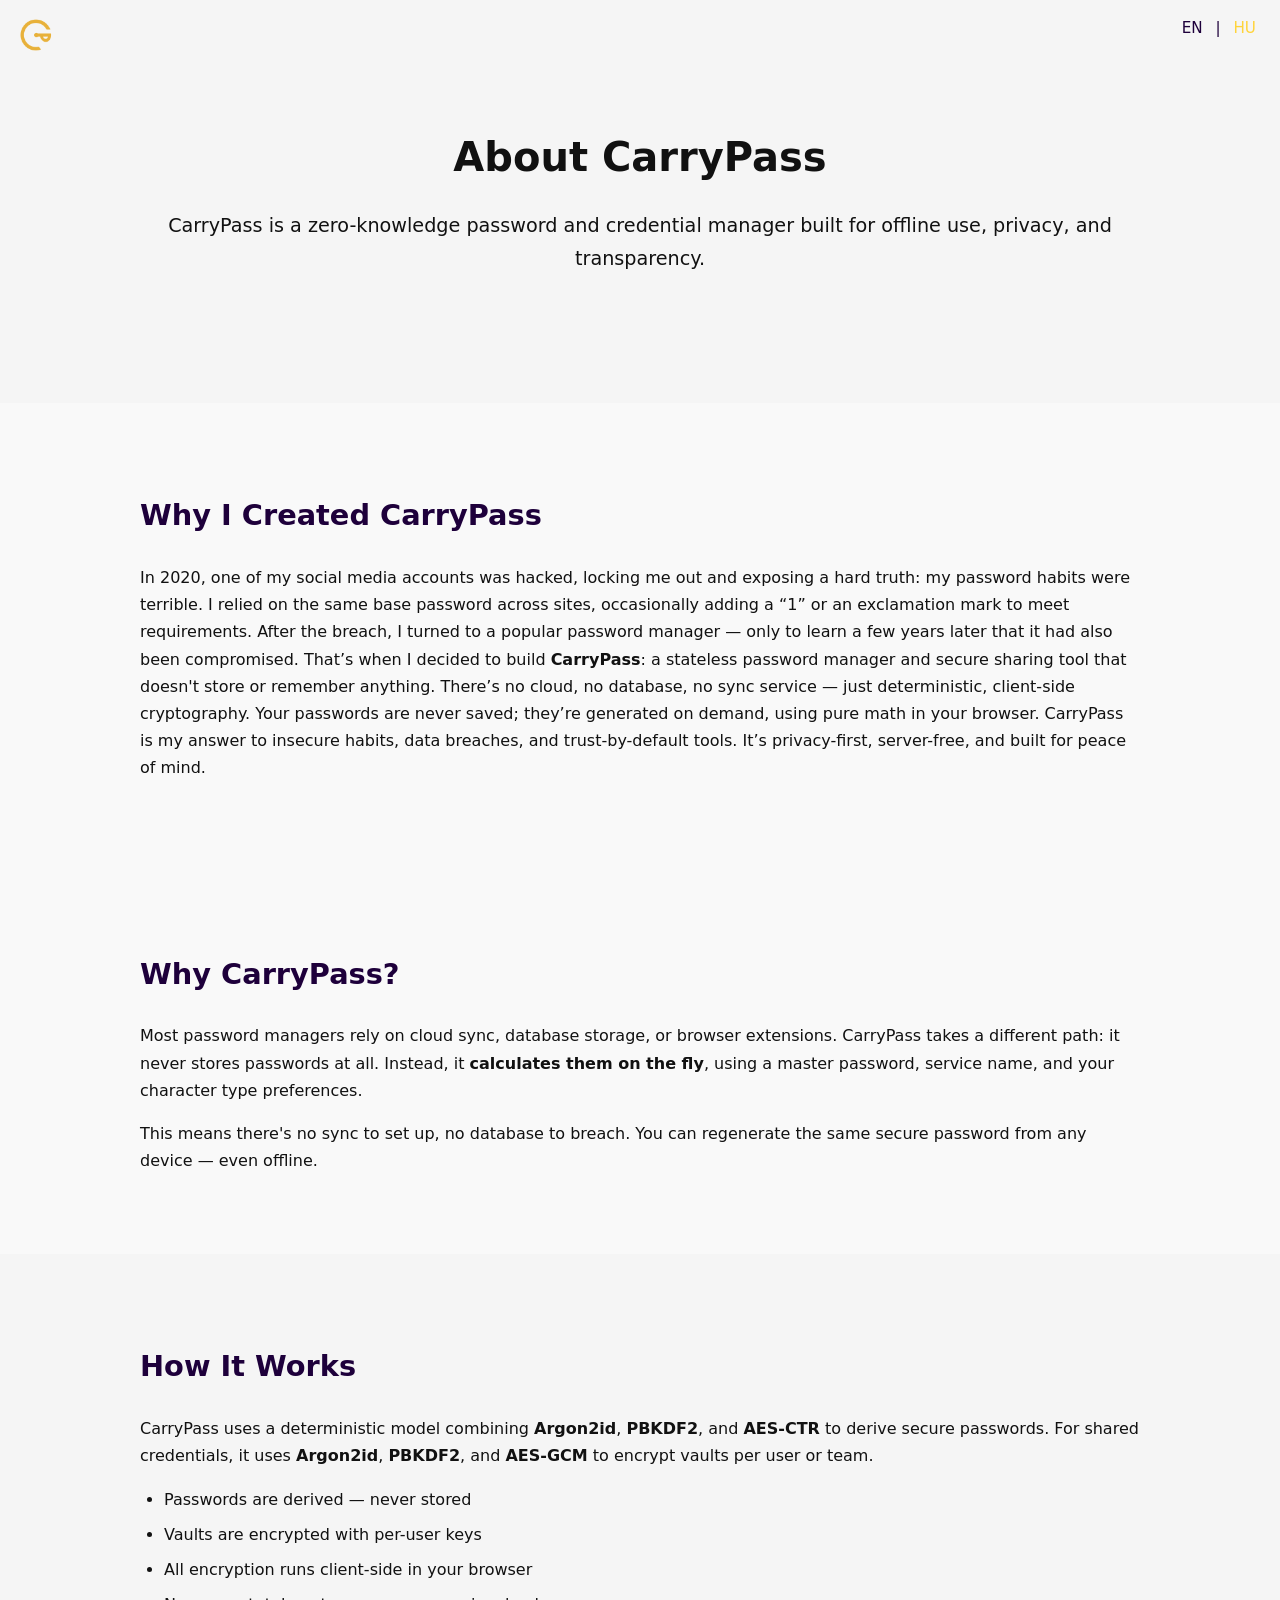
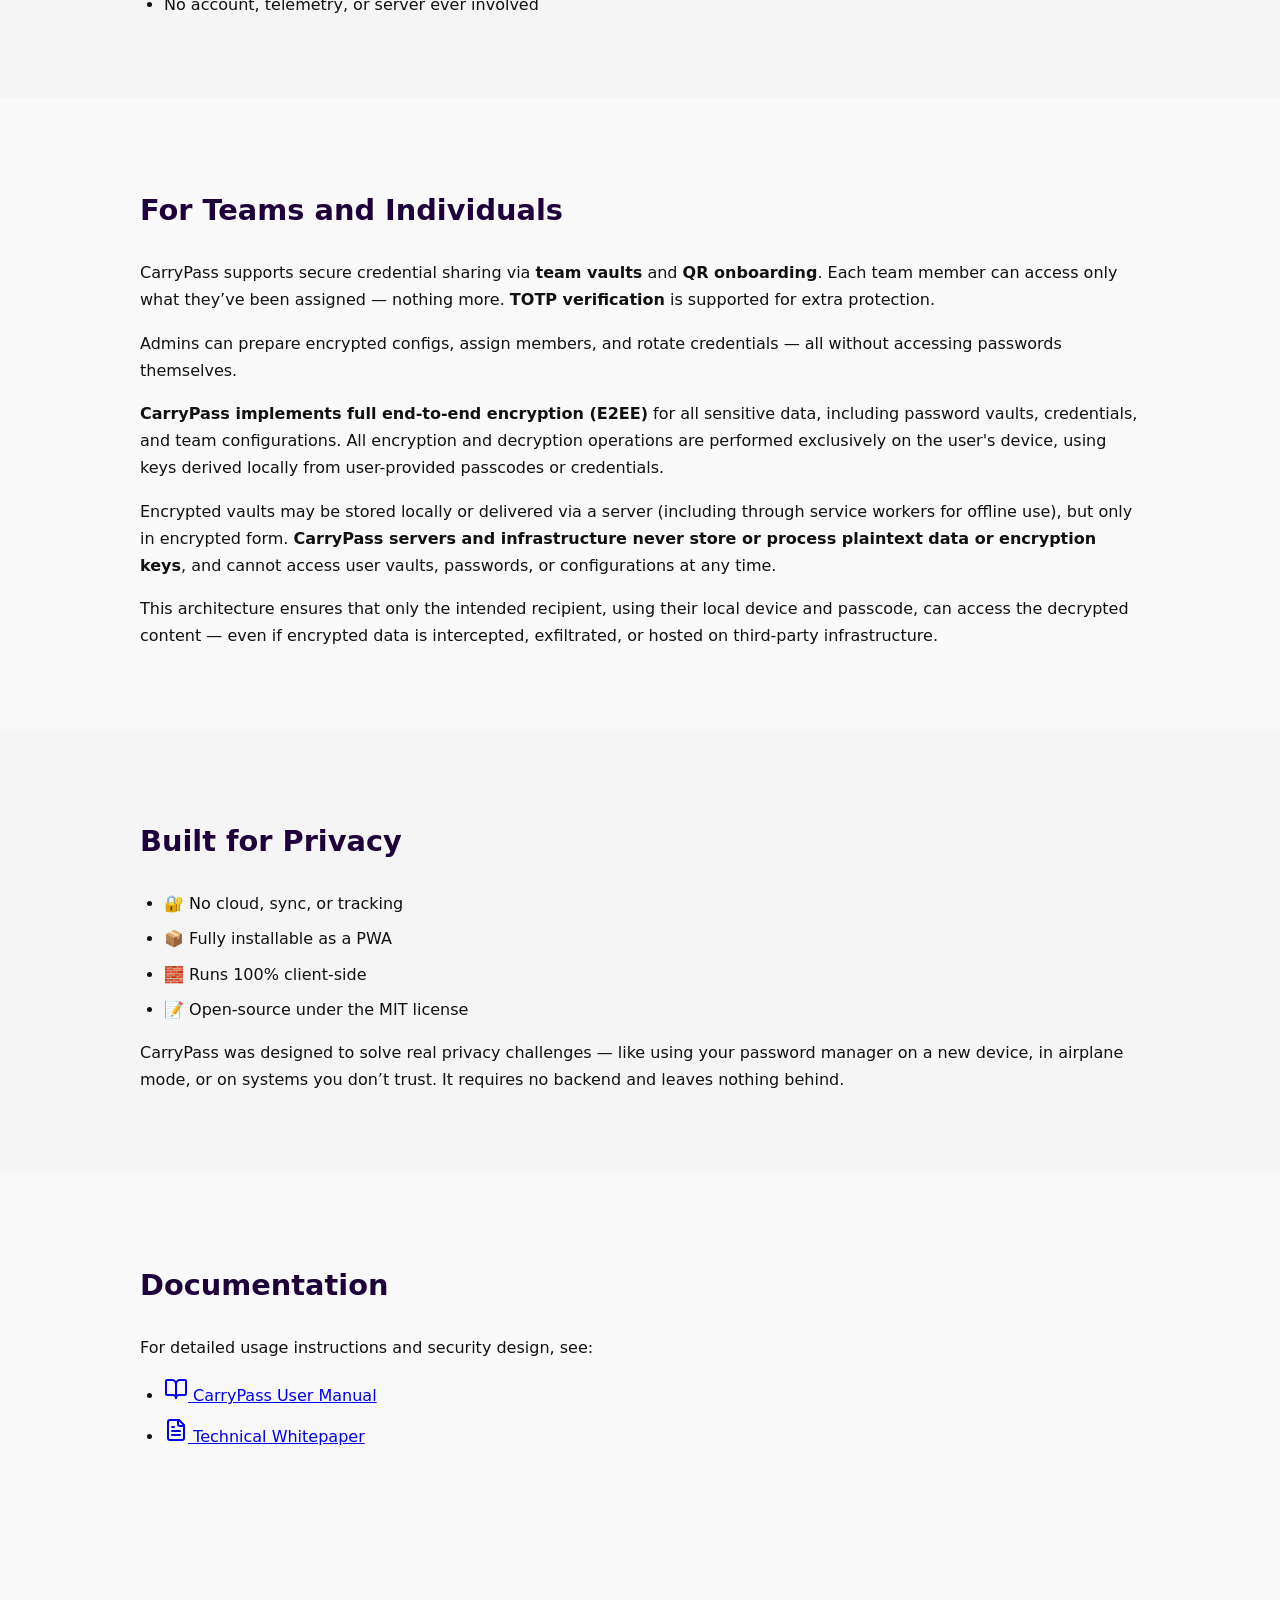
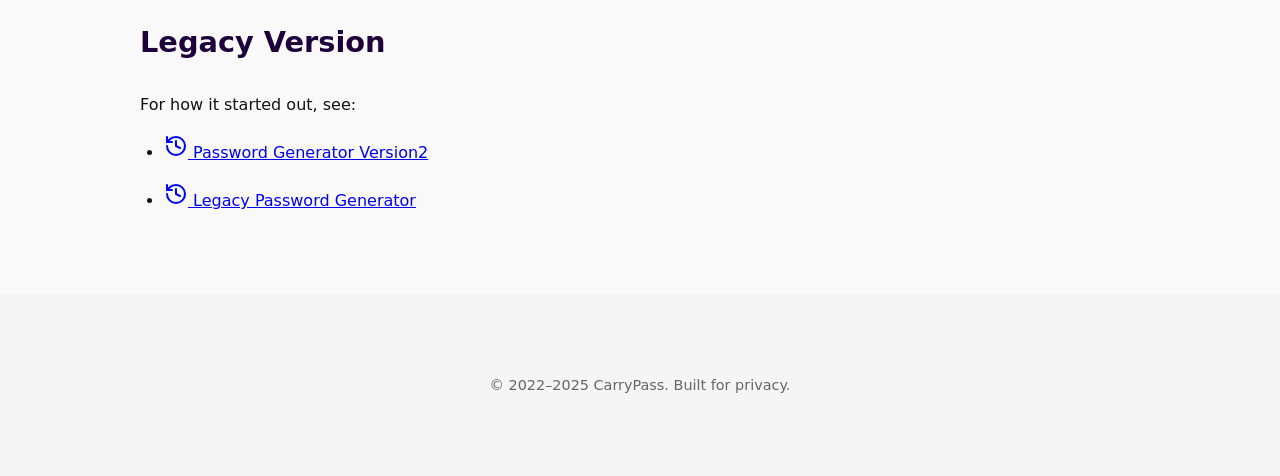
<file: carrypass-about.html>
<!DOCTYPE html>
<html lang="en">
<head>
  <meta charset="UTF-8" />
  <meta name="viewport" content="width=device-width, initial-scale=1.0" />
  <title>About CarryPass</title>
  <link rel="stylesheet" href="carrypass-theme.css" />
  <script src="lucide.min.js"></script>
  <script>
    window.addEventListener("DOMContentLoaded", () => lucide.createIcons());
  </script>
</head>
<body>
  <a href="index.html" class="logo-link">
    <img src="carrypass-gold-transparent.png" alt="CarryPass logo" class="logo-img" />
  </a>
  <div class="lang-toggle">
    <a href="carrypass-about.html" class="lang-link active">EN</a>
    |
    <a href="carrypass-about_hu.html" class="lang-link">HU</a>
  </div>
  <header class="hero">
    <div class="container">
      <h1>About CarryPass</h1>
      <p>CarryPass is a zero-knowledge password and credential manager built for offline use, privacy, and transparency.</p>
    </div>
  </header>

  <section class="section alt">
    <div class="container">
      <h2>Why I Created CarryPass</h2>
      <p>In 2020, one of my social media accounts was hacked, locking me out and exposing a hard truth: my password habits were terrible. I relied on the same base password across sites, occasionally adding a “1” or an exclamation mark to meet requirements. After the breach, I turned to a popular password manager — only to learn a few years later that it had also been compromised.
      That’s when I decided to build <strong>CarryPass</strong>: a stateless password manager and secure sharing tool that doesn't store or remember anything. There’s no cloud, no database, no sync service — just deterministic, client-side cryptography. Your passwords are never saved; they’re generated on demand, using pure math in your browser.
      CarryPass is my answer to insecure habits, data breaches, and trust-by-default tools. It’s privacy-first, server-free, and built for peace of mind.</p>
    </div>
  </section>  

  <section class="section alt">
    <div class="container">
      <h2>Why CarryPass?</h2>
      <p>Most password managers rely on cloud sync, database storage, or browser extensions. CarryPass takes a different path: it never stores passwords at all. Instead, it <strong>calculates them on the fly</strong>, using a master password, service name, and your character type preferences.</p>
      <p>This means there's no sync to set up, no database to breach. You can regenerate the same secure password from any device — even offline.</p>
    </div>
  </section>

  <section class="section">
    <div class="container">
      <h2>How It Works</h2>
      <p>CarryPass uses a deterministic model combining <strong>Argon2id</strong>, <strong>PBKDF2</strong>, and <strong>AES-CTR</strong> to derive secure passwords. For shared credentials, it uses <strong>Argon2id</strong>, <strong>PBKDF2</strong>, and <strong>AES-GCM</strong> to encrypt vaults per user or team.</p>

      <ul>
        <li>Passwords are derived — never stored</li>
        <li>Vaults are encrypted with per-user keys</li>
        <li>All encryption runs client-side in your browser</li>
        <li>No account, telemetry, or server ever involved</li>
      </ul>
    </div>
  </section>

<section class="section alt">
  <div class="container">
    <h2>For Teams and Individuals</h2>

    <p>
      CarryPass supports secure credential sharing via <strong>team vaults</strong> and <strong>QR onboarding</strong>. Each team member can access only what they’ve been assigned — nothing more. <strong>TOTP verification</strong> is supported for extra protection.
    </p>

    <p>
      Admins can prepare encrypted configs, assign members, and rotate credentials — all without accessing passwords themselves.
    </p>

    <p class="mt-6">
      <strong>CarryPass implements full end-to-end encryption (E2EE)</strong> for all sensitive data, including password vaults, credentials, and team configurations. All encryption and decryption operations are performed exclusively on the user's device, using keys derived locally from user-provided passcodes or credentials.
    </p>

    <p>
      Encrypted vaults may be stored locally or delivered via a server (including through service workers for offline use), but only in encrypted form. <strong>CarryPass servers and infrastructure never store or process plaintext data or encryption keys</strong>, and cannot access user vaults, passwords, or configurations at any time.
    </p>

    <p class="font-semibold text-green-700">
      This architecture ensures that only the intended recipient, using their local device and passcode, can access the decrypted content — even if encrypted data is intercepted, exfiltrated, or hosted on third-party infrastructure.
    </p>
  </div>
</section>


  <section class="section">
    <div class="container">
      <h2>Built for Privacy</h2>
      <ul>
        <li>🔐 No cloud, sync, or tracking</li>
        <li>📦 Fully installable as a PWA</li>
        <li>🧱 Runs 100% client-side</li> 
        <li>📝 Open-source under the MIT license</li>
      </ul>
      <p>CarryPass was designed to solve real privacy challenges — like using your password manager on a new device, in airplane mode, or on systems you don’t trust. It requires no backend and leaves nothing behind.</p>
    </div>
  </section>

  <section class="section alt">
    <div class="container">
      <h2>Documentation</h2>
      <p>For detailed usage instructions and security design, see:</p>
      <ul>
        <li><a href="carrypass-user-manual.html"><i data-lucide="book-open" class="trusted-icon"></i> CarryPass User Manual</a></li>
        <li><a href="carrypass-whitepaper.html"><i data-lucide="file-text" class="trusted-icon"></i> Technical Whitepaper</a></li>
      </ul>
    </div>
  </section>

  <section class="section alt">
    <div class="container">
      <h2>Legacy Version</h2>
      <p>For how it started out, see:</p>
      <ul>
        <li><a href="version_two_index.html"><i data-lucide="history" class="trusted-icon"></i> Password Generator Version2</a></li>
      </ul>
      <ul>
        <li><a href="legacy-password-generator.html"><i data-lucide="history" class="trusted-icon"></i> Legacy Password Generator</a></li>
      </ul>
    </div>
  </section>

  <footer class="footer">
    <div class="container">
      <p>&copy; 2022–2025 CarryPass. Built for privacy.</p>
    </div>
  </footer>
</body>
</html>
</file>
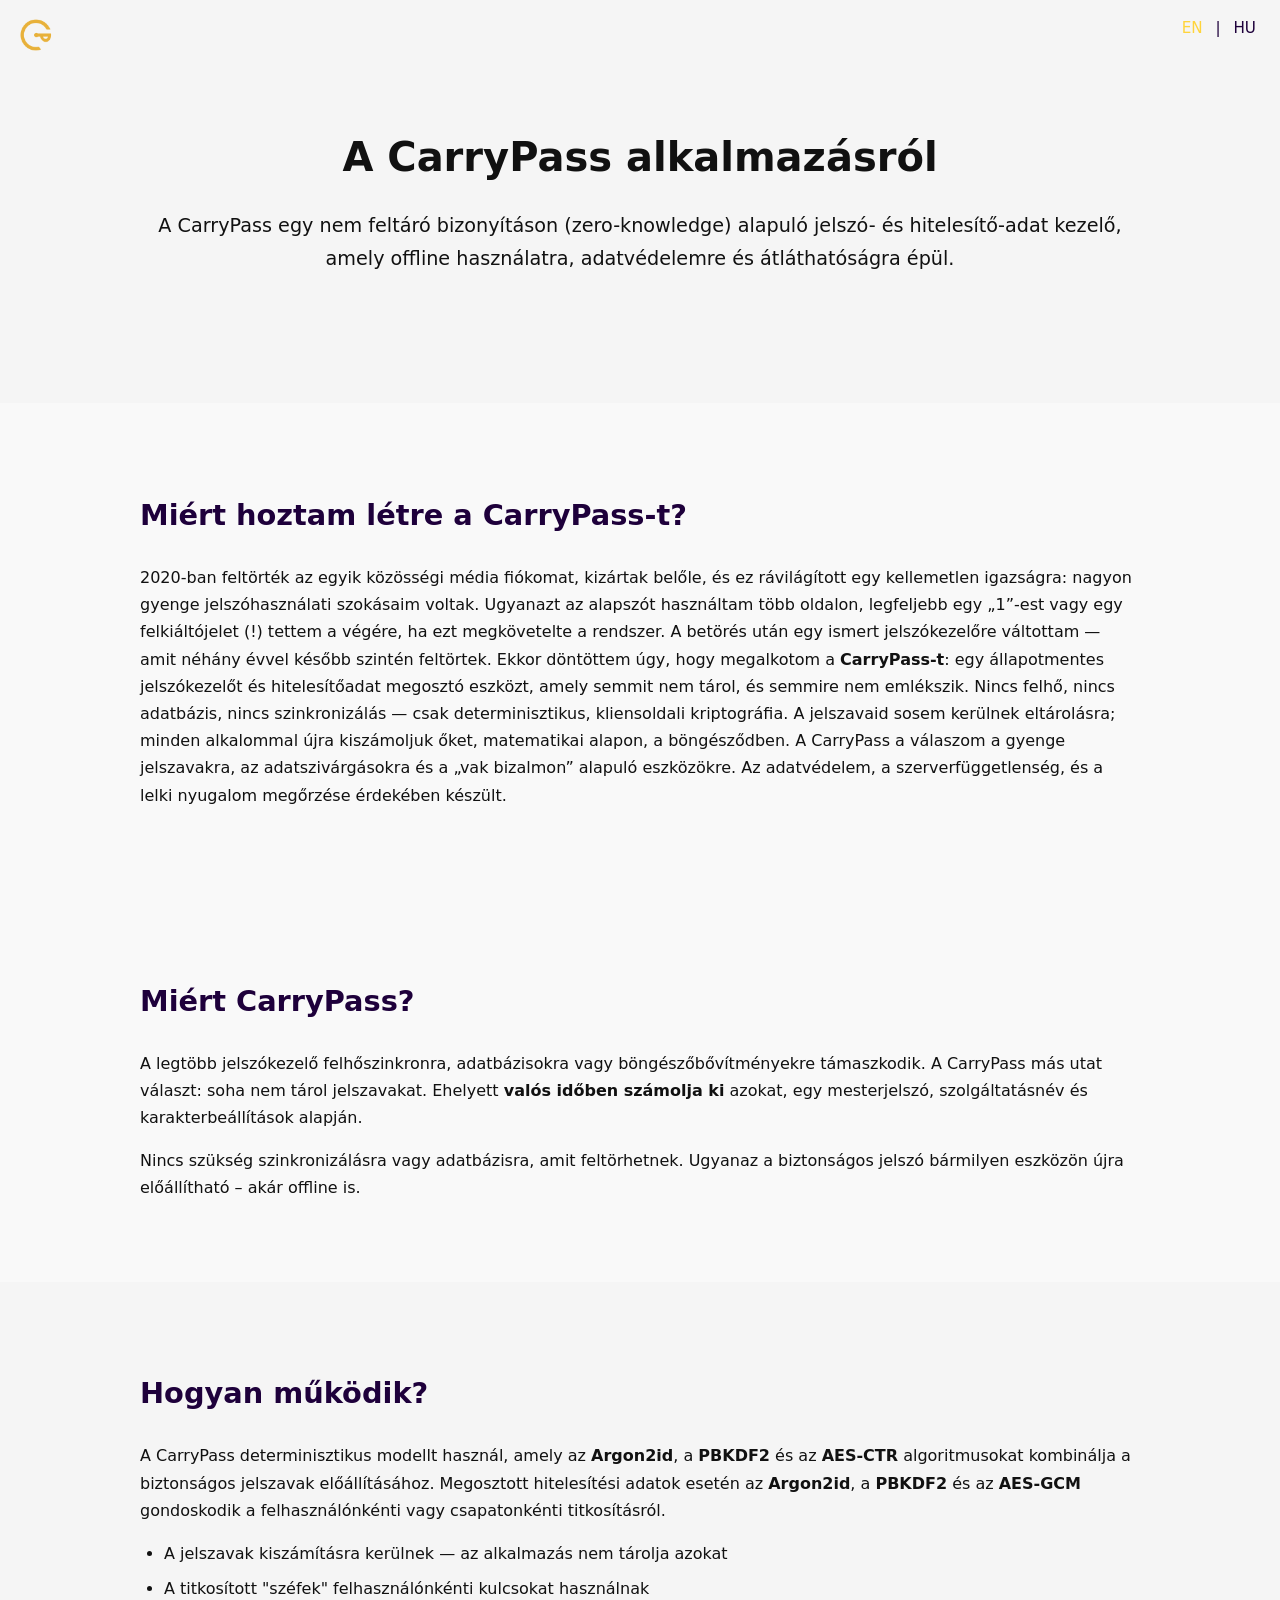
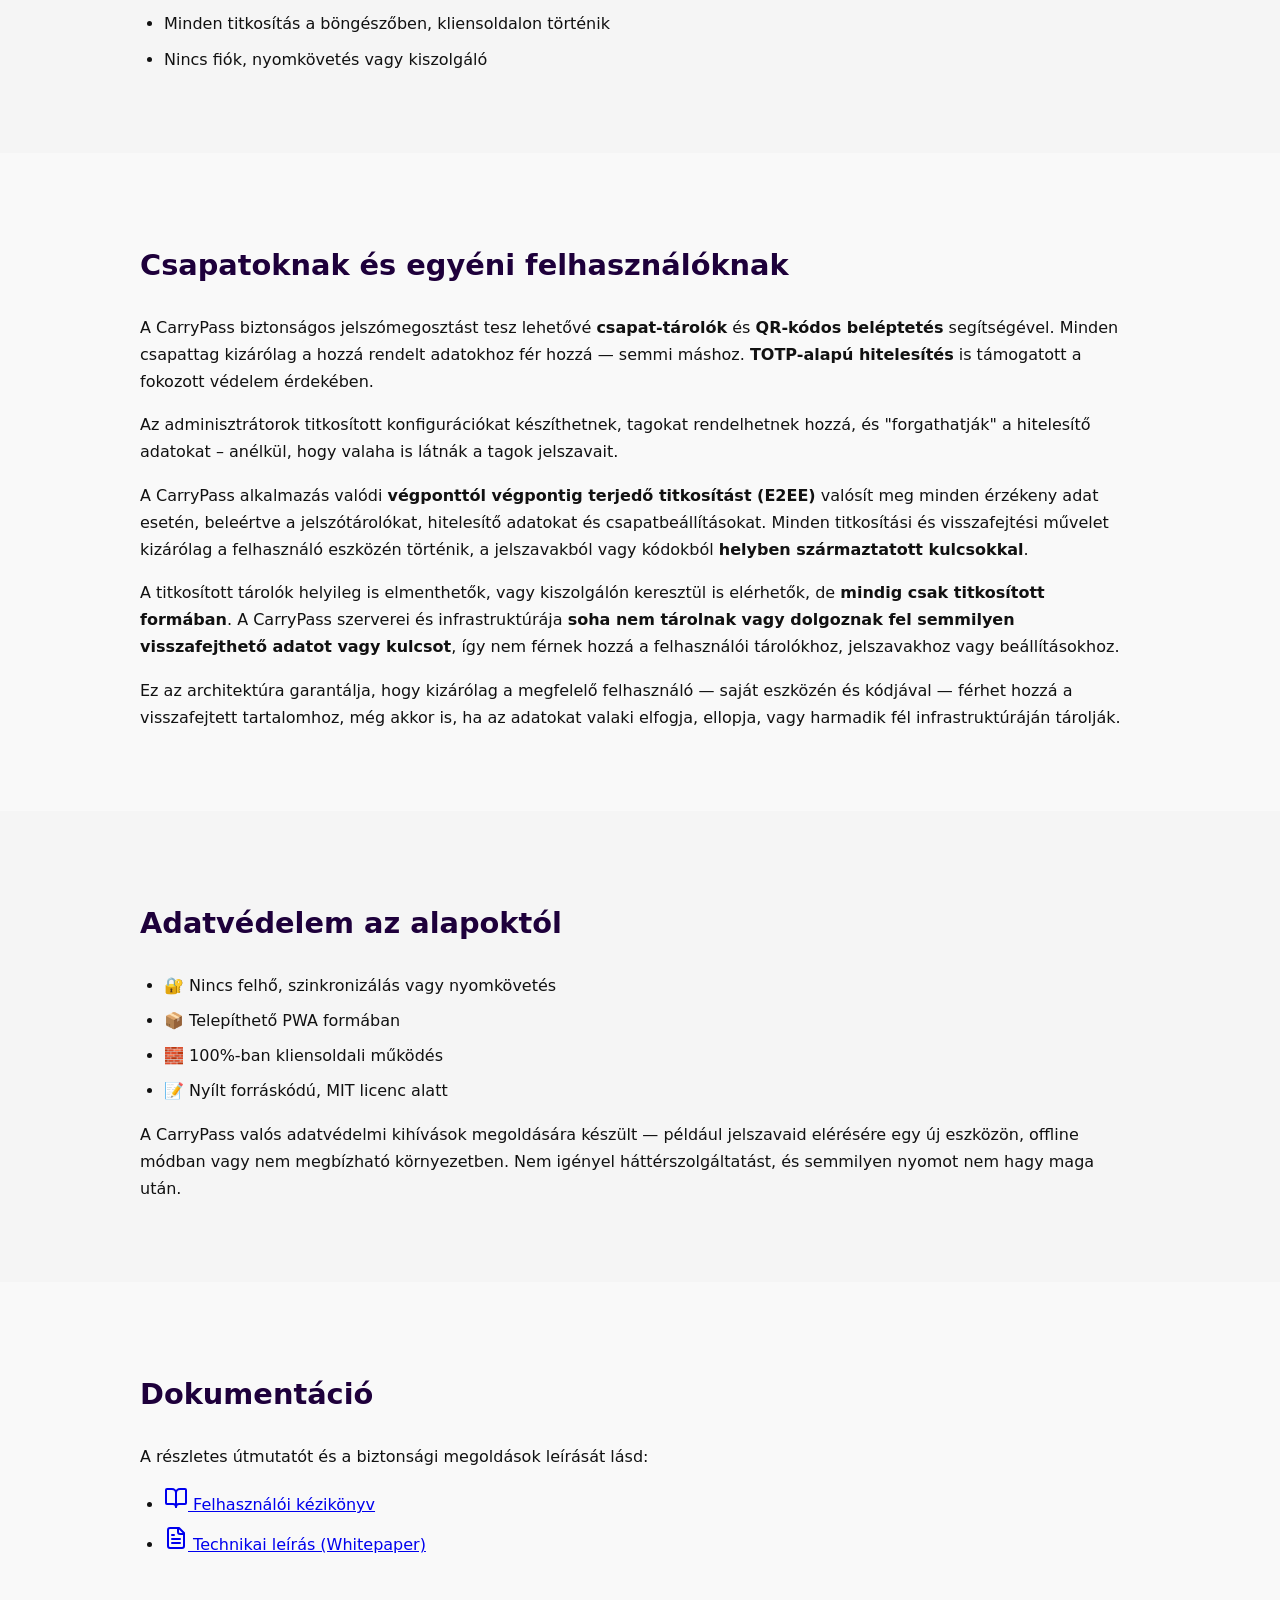
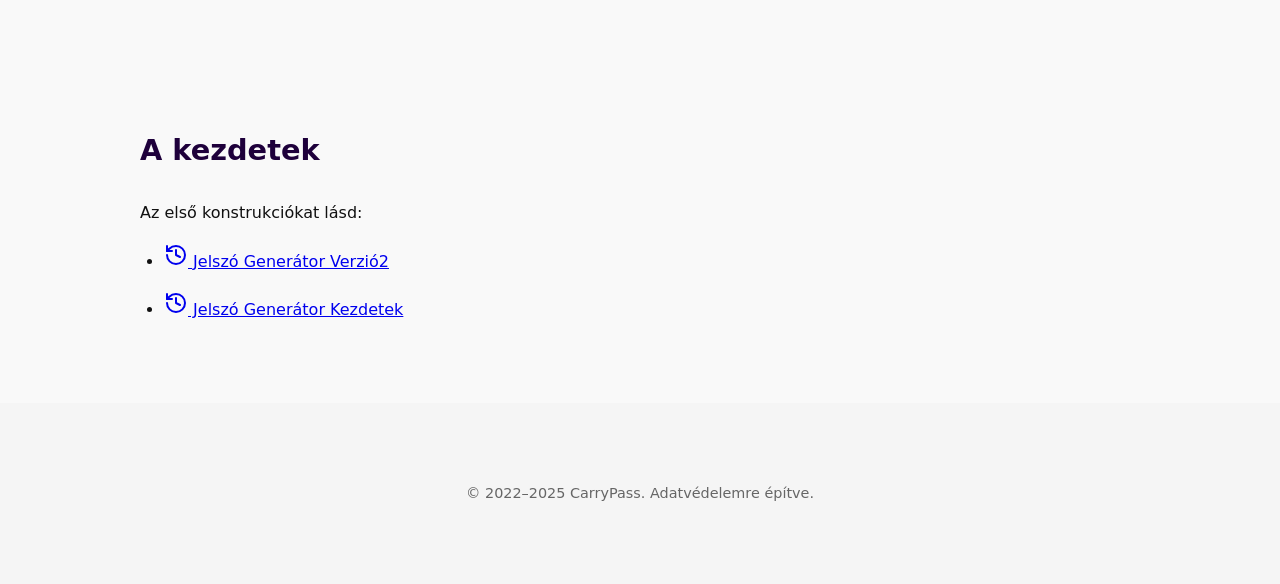
<file: carrypass-about_hu.html>
<!DOCTYPE html>
<html lang="hu">
<head>
  <meta charset="UTF-8" />
  <meta name="viewport" content="width=device-width, initial-scale=1.0" />
  <title>Rólunk – CarryPass</title>
  <link rel="stylesheet" href="carrypass-theme.css" />
  <script src="lucide.min.js"></script>
  <script>
    window.addEventListener("DOMContentLoaded", () => lucide.createIcons());
  </script>
</head>
<body>
  <a href="index.html" class="logo-link"> 
    <img src="carrypass-gold-transparent.png" alt="CarryPass logó" class="logo-img" />
  </a>
  <div class="lang-toggle">
    <a href="carrypass-about.html" class="lang-link">EN</a>
    |
    <a href="carrypass-about_hu.html" class="lang-link active">HU</a>
  </div>
  <header class="hero">
    <div class="container">
      <h1>A CarryPass alkalmazásról</h1>
      <p>A CarryPass egy nem feltáró bizonyításon (zero-knowledge) alapuló jelszó- és hitelesítő-adat kezelő, amely offline használatra, adatvédelemre és átláthatóságra épül.</p>
    </div>
  </header>

  <section class="section alt">
    <div class="container">
      <h2>Miért hoztam létre a CarryPass-t?</h2>
      <p>2020-ban feltörték az egyik közösségi média fiókomat, kizártak belőle, és ez rávilágított egy kellemetlen igazságra: nagyon gyenge jelszóhasználati szokásaim voltak. Ugyanazt az alapszót használtam több oldalon, legfeljebb egy „1”-est vagy egy felkiáltójelet (!) tettem a végére, ha ezt megkövetelte a rendszer. A betörés után egy ismert jelszókezelőre váltottam — amit néhány évvel később szintén feltörtek.
          Ekkor döntöttem úgy, hogy megalkotom a <strong>CarryPass-t</strong>: egy állapotmentes jelszókezelőt és hitelesítőadat megosztó eszközt, amely semmit nem tárol, és semmire nem emlékszik. Nincs felhő, nincs adatbázis, nincs szinkronizálás — csak determinisztikus, kliensoldali kriptográfia. A jelszavaid sosem kerülnek eltárolásra; minden alkalommal újra kiszámoljuk őket, matematikai alapon, a böngésződben.
          A CarryPass a válaszom a gyenge jelszavakra, az adatszivárgásokra és a „vak bizalmon” alapuló eszközökre. Az adatvédelem, a szerverfüggetlenség, és a lelki nyugalom megőrzése érdekében készült.</p>
    </div>
  </section>  

  <section class="section alt">
    <div class="container">
      <h2>Miért CarryPass?</h2>
      <p>A legtöbb jelszókezelő felhőszinkronra, adatbázisokra vagy böngészőbővítményekre támaszkodik. A CarryPass más utat választ: soha nem tárol jelszavakat. Ehelyett <strong>valós időben számolja ki</strong> azokat, egy mesterjelszó, szolgáltatásnév és karakterbeállítások alapján.</p>
      <p>Nincs szükség szinkronizálásra vagy adatbázisra, amit feltörhetnek. Ugyanaz a biztonságos jelszó bármilyen eszközön újra előállítható – akár offline is.</p>
    </div>
  </section>

  <section class="section">
    <div class="container">
      <h2>Hogyan működik?</h2>
      <p>A CarryPass determinisztikus modellt használ, amely az <strong>Argon2id</strong>, a <strong>PBKDF2</strong> és az <strong>AES-CTR</strong> algoritmusokat kombinálja a biztonságos jelszavak előállításához. Megosztott hitelesítési adatok esetén az <strong>Argon2id</strong>, a <strong>PBKDF2</strong> és az <strong>AES-GCM</strong> gondoskodik a felhasználónkénti vagy csapatonkénti titkosításról.</p>

      <ul>
        <li>A jelszavak kiszámításra kerülnek — az alkalmazás nem tárolja azokat</li>
        <li>A titkosított "széfek" felhasználónkénti kulcsokat használnak</li>
        <li>Minden titkosítás a böngészőben, kliensoldalon történik</li>
        <li>Nincs fiók, nyomkövetés vagy kiszolgáló</li>
      </ul>
    </div>
  </section>

<section class="section alt">
  <div class="container">
    <h2>Csapatoknak és egyéni felhasználóknak</h2>

    <p>
      A CarryPass biztonságos jelszómegosztást tesz lehetővé <strong>csapat-tárolók</strong> és <strong>QR-kódos beléptetés</strong> segítségével. Minden csapattag kizárólag a hozzá rendelt adatokhoz fér hozzá — semmi máshoz. <strong>TOTP-alapú hitelesítés</strong> is támogatott a fokozott védelem érdekében.
    </p>

    <p>
      Az adminisztrátorok titkosított konfigurációkat készíthetnek, tagokat rendelhetnek hozzá, és "forgathatják" a hitelesítő adatokat – anélkül, hogy valaha is látnák a tagok jelszavait.
    </p>

    <p class="mt-6">
      A CarryPass alkalmazás valódi <strong>végponttól végpontig terjedő titkosítást (E2EE)</strong> valósít meg minden érzékeny adat esetén, beleértve a jelszótárolókat, hitelesítő adatokat és csapatbeállításokat. Minden titkosítási és visszafejtési művelet kizárólag a felhasználó eszközén történik, a jelszavakból vagy kódokból <strong>helyben származtatott kulcsokkal</strong>.
    </p>

    <p>
      A titkosított tárolók helyileg is elmenthetők, vagy kiszolgálón keresztül is elérhetők, de <strong>mindig csak titkosított formában</strong>. A CarryPass szerverei és infrastruktúrája <strong>soha nem tárolnak vagy dolgoznak fel semmilyen visszafejthető adatot vagy kulcsot</strong>, így nem férnek hozzá a felhasználói tárolókhoz, jelszavakhoz vagy beállításokhoz.
    </p>

    <p class="font-semibold text-green-700">
      Ez az architektúra garantálja, hogy kizárólag a megfelelő felhasználó — saját eszközén és kódjával — férhet hozzá a visszafejtett tartalomhoz, még akkor is, ha az adatokat valaki elfogja, ellopja, vagy harmadik fél infrastruktúráján tárolják.
    </p>
  </div>
</section>


  <section class="section">
    <div class="container">
      <h2>Adatvédelem az alapoktól</h2>
      <ul>
        <li>🔐 Nincs felhő, szinkronizálás vagy nyomkövetés</li>
        <li>📦 Telepíthető PWA formában</li>
        <li>🧱 100%-ban kliensoldali működés</li>
        <li>📝 Nyílt forráskódú, MIT licenc alatt</li>
      </ul>
      <p>A CarryPass valós adatvédelmi kihívások megoldására készült — például jelszavaid elérésére egy új eszközön, offline módban vagy nem megbízható környezetben. Nem igényel háttérszolgáltatást, és semmilyen nyomot nem hagy maga után.</p>
    </div>
  </section>

  <section class="section alt">
    <div class="container">
      <h2>Dokumentáció</h2>
      <p>A részletes útmutatót és a biztonsági megoldások leírását lásd:</p>
      <ul>
        <li><a href="carrypass-user-manual_hu.html"><i data-lucide="book-open" class="trusted-icon"></i> Felhasználói kézikönyv</a></li>
        <li><a href="carrypass-whitepaper_hu.html"><i data-lucide="file-text" class="trusted-icon"></i> Technikai leírás (Whitepaper)</a></li>
      </ul>
    </div>
  </section>

  <section class="section alt">
    <div class="container">
      <h2>A kezdetek</h2>
      <p>Az első konstrukciókat lásd:</p>
      <ul>
        <li><a href="version_two_index.html"><i data-lucide="history" class="trusted-icon"></i> Jelszó Generátor Verzió2</a></li>
      </ul>
      <ul>
        <li><a href="legacy-password-generator.html"><i data-lucide="history" class="trusted-icon"></i> Jelszó Generátor Kezdetek</a></li>
      </ul>
    </div>
  </section>

  <footer class="footer">
    <div class="container">
      <p>&copy; 2022–2025 CarryPass. Adatvédelemre építve.</p>
    </div>
  </footer>
</body>
</html>
</file>
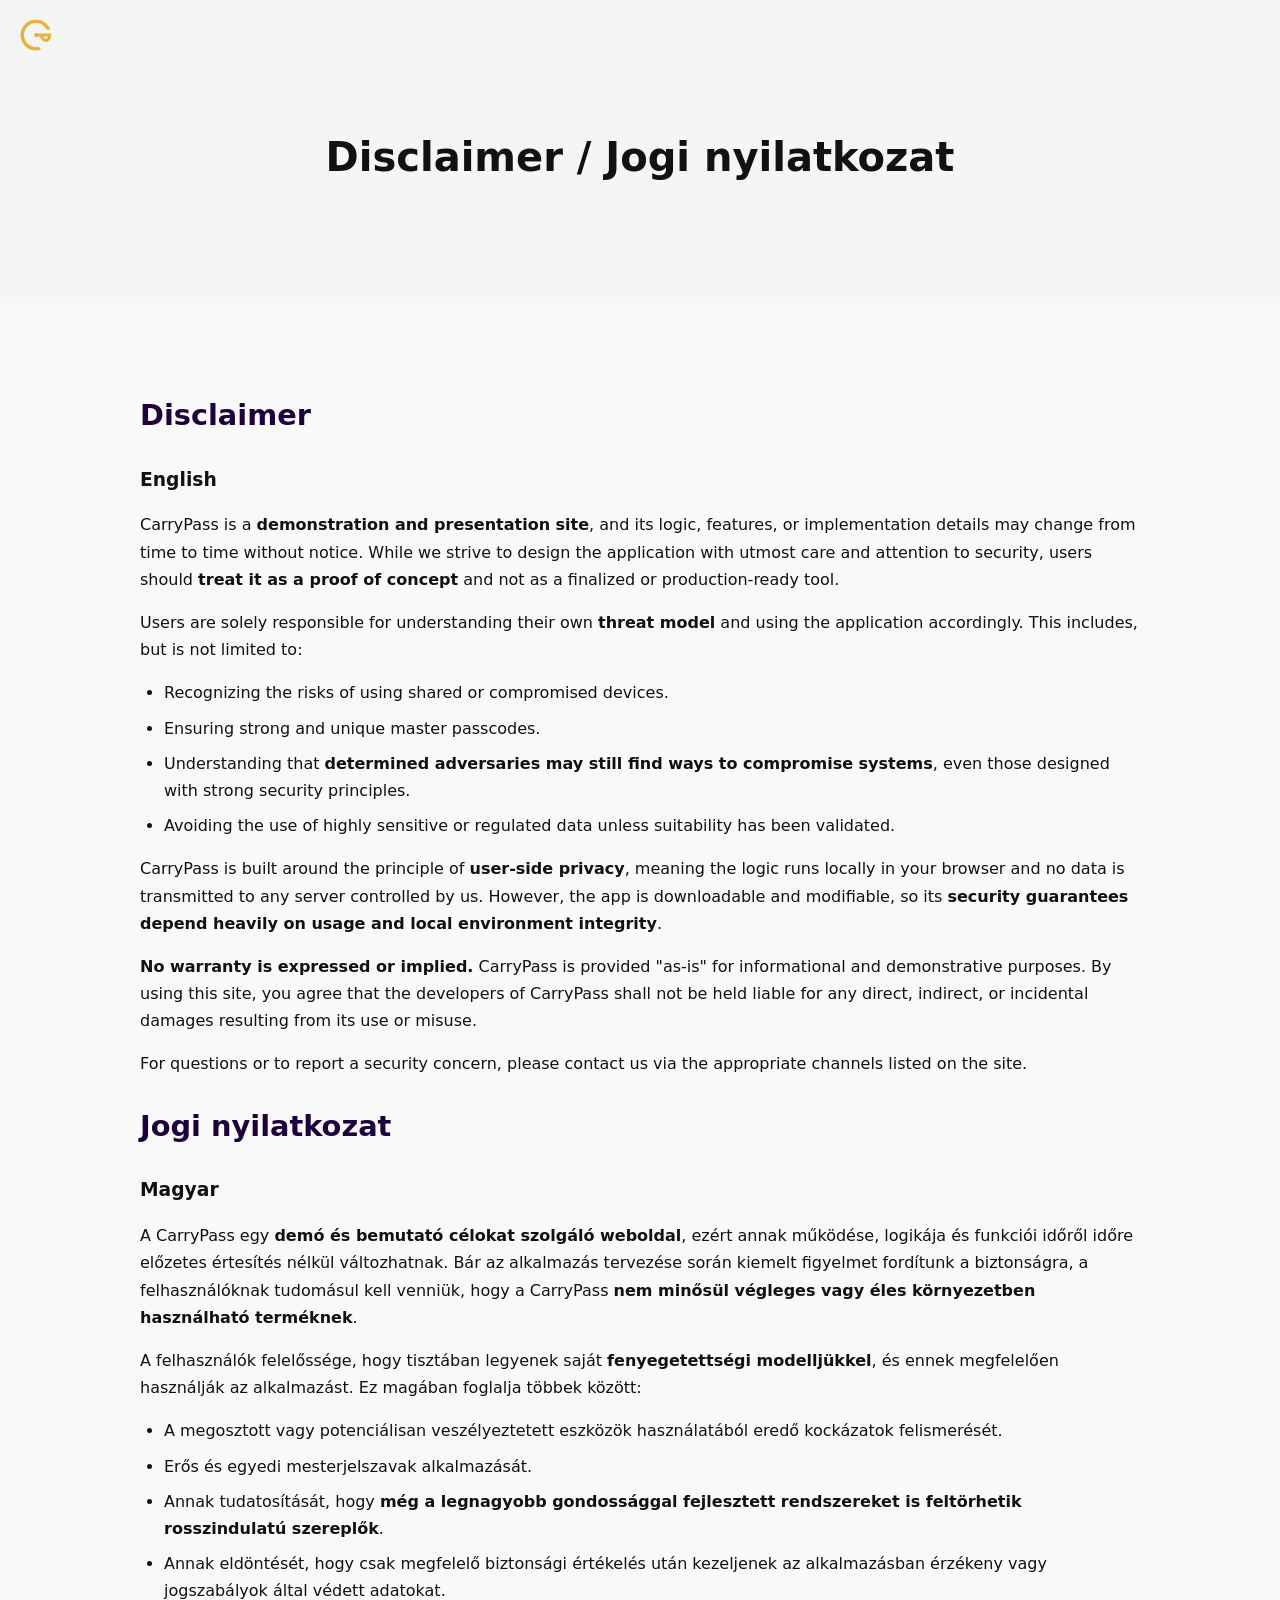
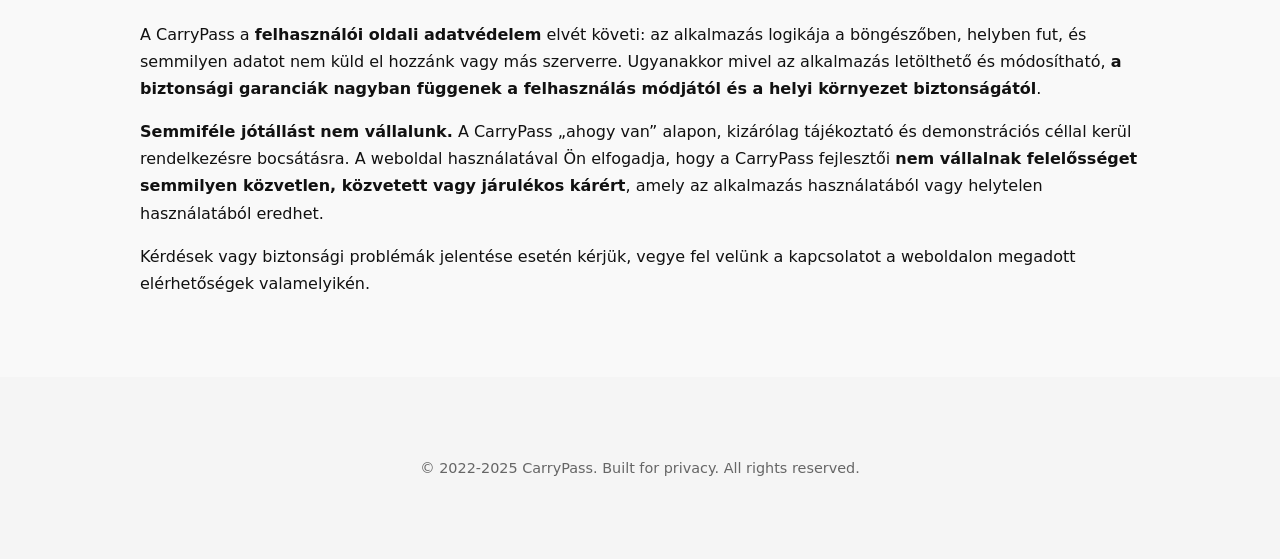
<file: carrypass-disclaimer.html>
<!DOCTYPE html>
<html lang="en">
<head>
    <meta charset="UTF-8">
    <meta name="viewport" content="width=device-width, initial-scale=1.0">
    <title>CarryPass - Disclaimer</title>
    <script src="lucide.min.js"></script>
    <link rel="stylesheet" href="carrypass-theme.css">
</head>
<body>
    <a href="index.html" class="logo-link">
        <img src="carrypass-gold-transparent.png" alt="CarryPass logo" class="logo-img">
    </a>
    <header class="hero">
        <div class="container">
            <h1>Disclaimer / Jogi nyilatkozat</h1>
        </div>
    </header>
    
    <section class="section alt">
        <div class="container">
        <h2 class="text-2xl font-bold mb-4">Disclaimer</h2>
      
        <div class="space-y-6">
          <!-- English Version -->
          <div>
            <h3 class="text-lg font-semibold mb-2">English</h3>
            <p class="mb-2">
              CarryPass is a <strong>demonstration and presentation site</strong>, and its logic, features, or implementation details may change from time to time without notice. While we strive to design the application with utmost care and attention to security, users should <strong>treat it as a proof of concept</strong> and not as a finalized or production-ready tool.
            </p>
            <p class="mb-2">
              Users are solely responsible for understanding their own <strong>threat model</strong> and using the application accordingly. This includes, but is not limited to:
            </p>
            <ul class="list-disc list-inside mb-2">
              <li>Recognizing the risks of using shared or compromised devices.</li>
              <li>Ensuring strong and unique master passcodes.</li>
              <li>Understanding that <strong>determined adversaries may still find ways to compromise systems</strong>, even those designed with strong security principles.</li>
              <li>Avoiding the use of highly sensitive or regulated data unless suitability has been validated.</li>
            </ul>
            <p class="mb-2">
              CarryPass is built around the principle of <strong>user-side privacy</strong>, meaning the logic runs locally in your browser and no data is transmitted to any server controlled by us. However, the app is downloadable and modifiable, so its <strong>security guarantees depend heavily on usage and local environment integrity</strong>.
            </p>
            <p class="mb-2">
              <strong>No warranty is expressed or implied.</strong> CarryPass is provided "as-is" for informational and demonstrative purposes. By using this site, you agree that the developers of CarryPass shall not be held liable for any direct, indirect, or incidental damages resulting from its use or misuse.
            </p>
            <p>
              For questions or to report a security concern, please contact us via the appropriate channels listed on the site.
            </p>
          </div>
      
          <!-- Hungarian Version -->
          <div>
            <h2 class="text-2xl font-bold mb-4">Jogi nyilatkozat</h2>
            <h3 class="text-lg font-semibold mb-2">Magyar</h3>
            <p class="mb-2">
              A CarryPass egy <strong>demó és bemutató célokat szolgáló weboldal</strong>, ezért annak működése, logikája és funkciói időről időre előzetes értesítés nélkül változhatnak. Bár az alkalmazás tervezése során kiemelt figyelmet fordítunk a biztonságra, a felhasználóknak tudomásul kell venniük, hogy a CarryPass <strong>nem minősül végleges vagy éles környezetben használható terméknek</strong>.
            </p>
            <p class="mb-2">
              A felhasználók felelőssége, hogy tisztában legyenek saját <strong>fenyegetettségi modelljükkel</strong>, és ennek megfelelően használják az alkalmazást. Ez magában foglalja többek között:
            </p>
            <ul class="list-disc list-inside mb-2">
              <li>A megosztott vagy potenciálisan veszélyeztetett eszközök használatából eredő kockázatok felismerését.</li>
              <li>Erős és egyedi mesterjelszavak alkalmazását.</li>
              <li>Annak tudatosítását, hogy <strong>még a legnagyobb gondossággal fejlesztett rendszereket is feltörhetik rosszindulatú szereplők</strong>.</li>
              <li>Annak eldöntését, hogy csak megfelelő biztonsági értékelés után kezeljenek az alkalmazásban érzékeny vagy jogszabályok által védett adatokat.</li>
            </ul>
            <p class="mb-2">
              A CarryPass a <strong>felhasználói oldali adatvédelem</strong> elvét követi: az alkalmazás logikája a böngészőben, helyben fut, és semmilyen adatot nem küld el hozzánk vagy más szerverre. Ugyanakkor mivel az alkalmazás letölthető és módosítható, <strong>a biztonsági garanciák nagyban függenek a felhasználás módjától és a helyi környezet biztonságától</strong>.
            </p>
            <p class="mb-2">
              <strong>Semmiféle jótállást nem vállalunk.</strong> A CarryPass „ahogy van” alapon, kizárólag tájékoztató és demonstrációs céllal kerül rendelkezésre bocsátásra. A weboldal használatával Ön elfogadja, hogy a CarryPass fejlesztői <strong>nem vállalnak felelősséget semmilyen közvetlen, közvetett vagy járulékos kárért</strong>, amely az alkalmazás használatából vagy helytelen használatából eredhet.
            </p>
            <p>
              Kérdések vagy biztonsági problémák jelentése esetén kérjük, vegye fel velünk a kapcsolatot a weboldalon megadott elérhetőségek valamelyikén.
            </p>
          </div>
        </div>
      </div>
      </section>
      

    <footer class="footer">
        <div class="container">
            <p>&copy; 2022-2025 CarryPass. Built for privacy. All rights reserved.</p>
        </div>
    </footer>
</body>
</html>
</file>
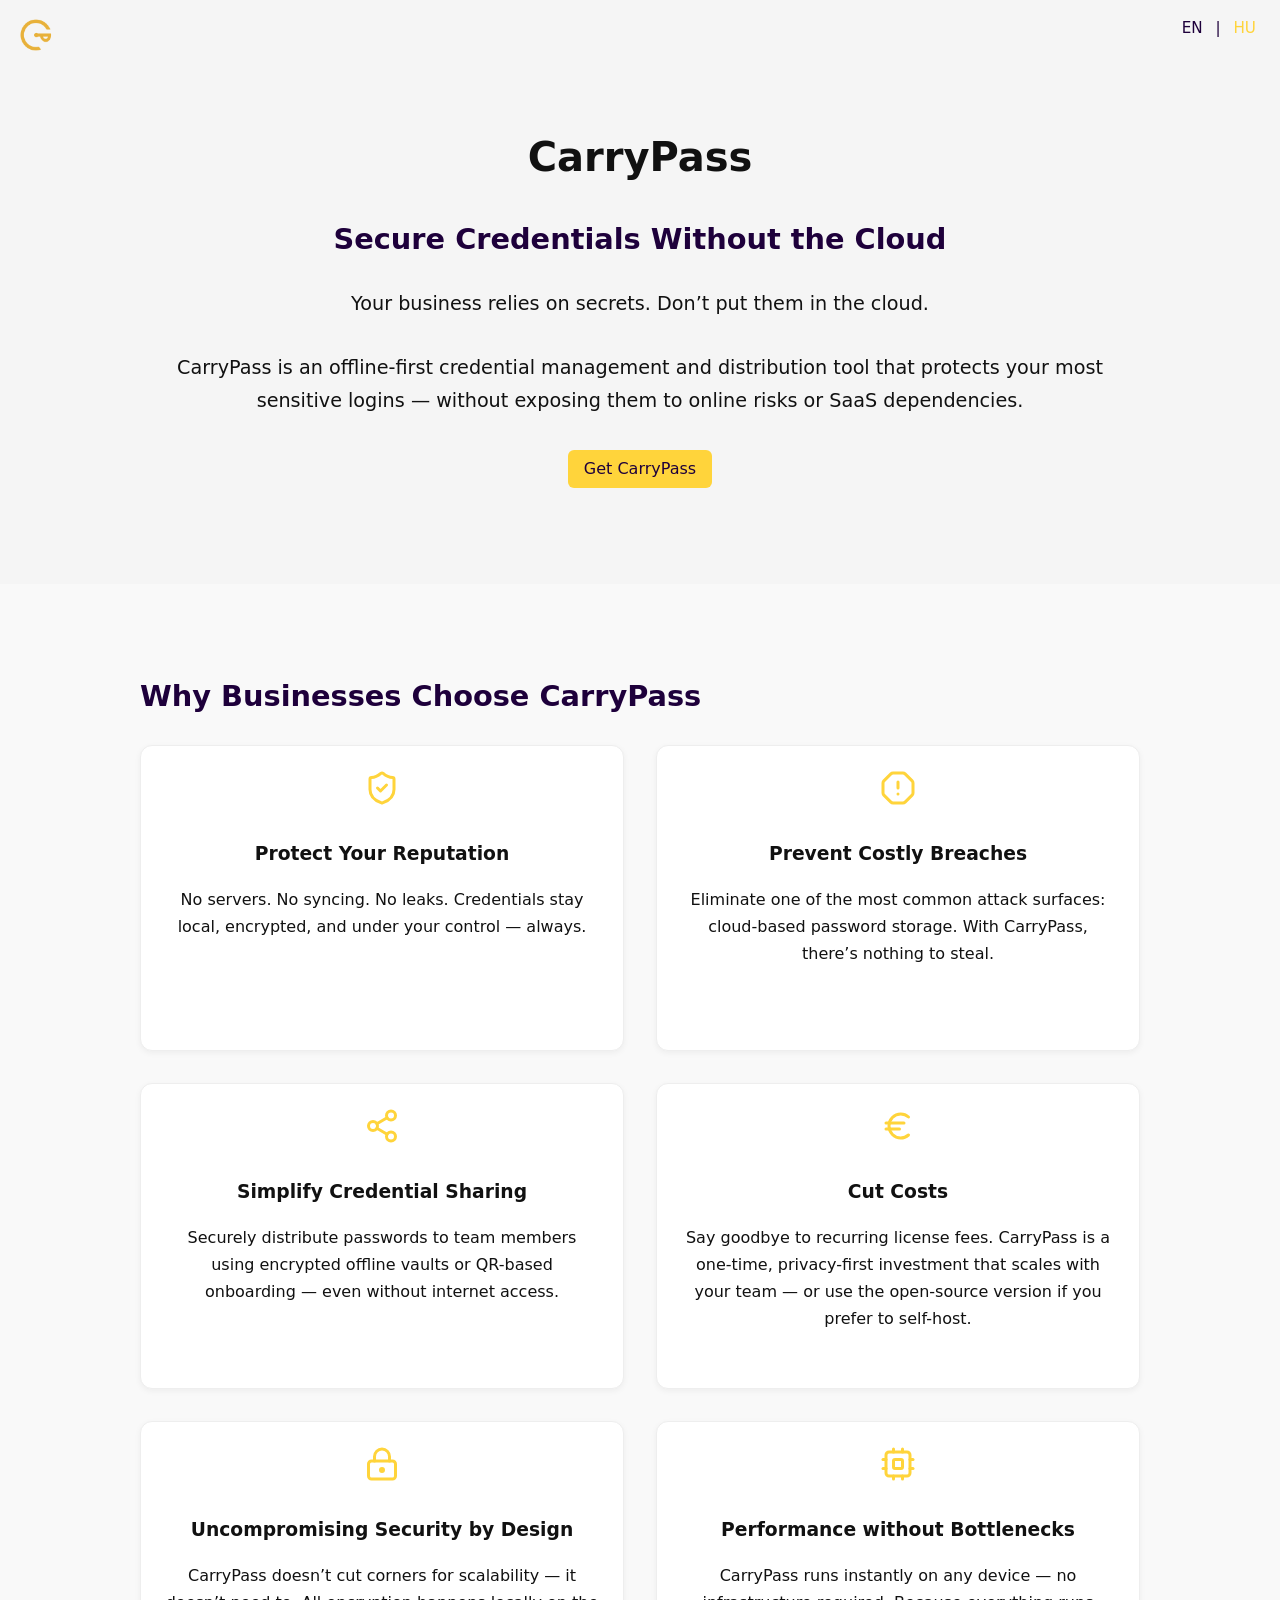
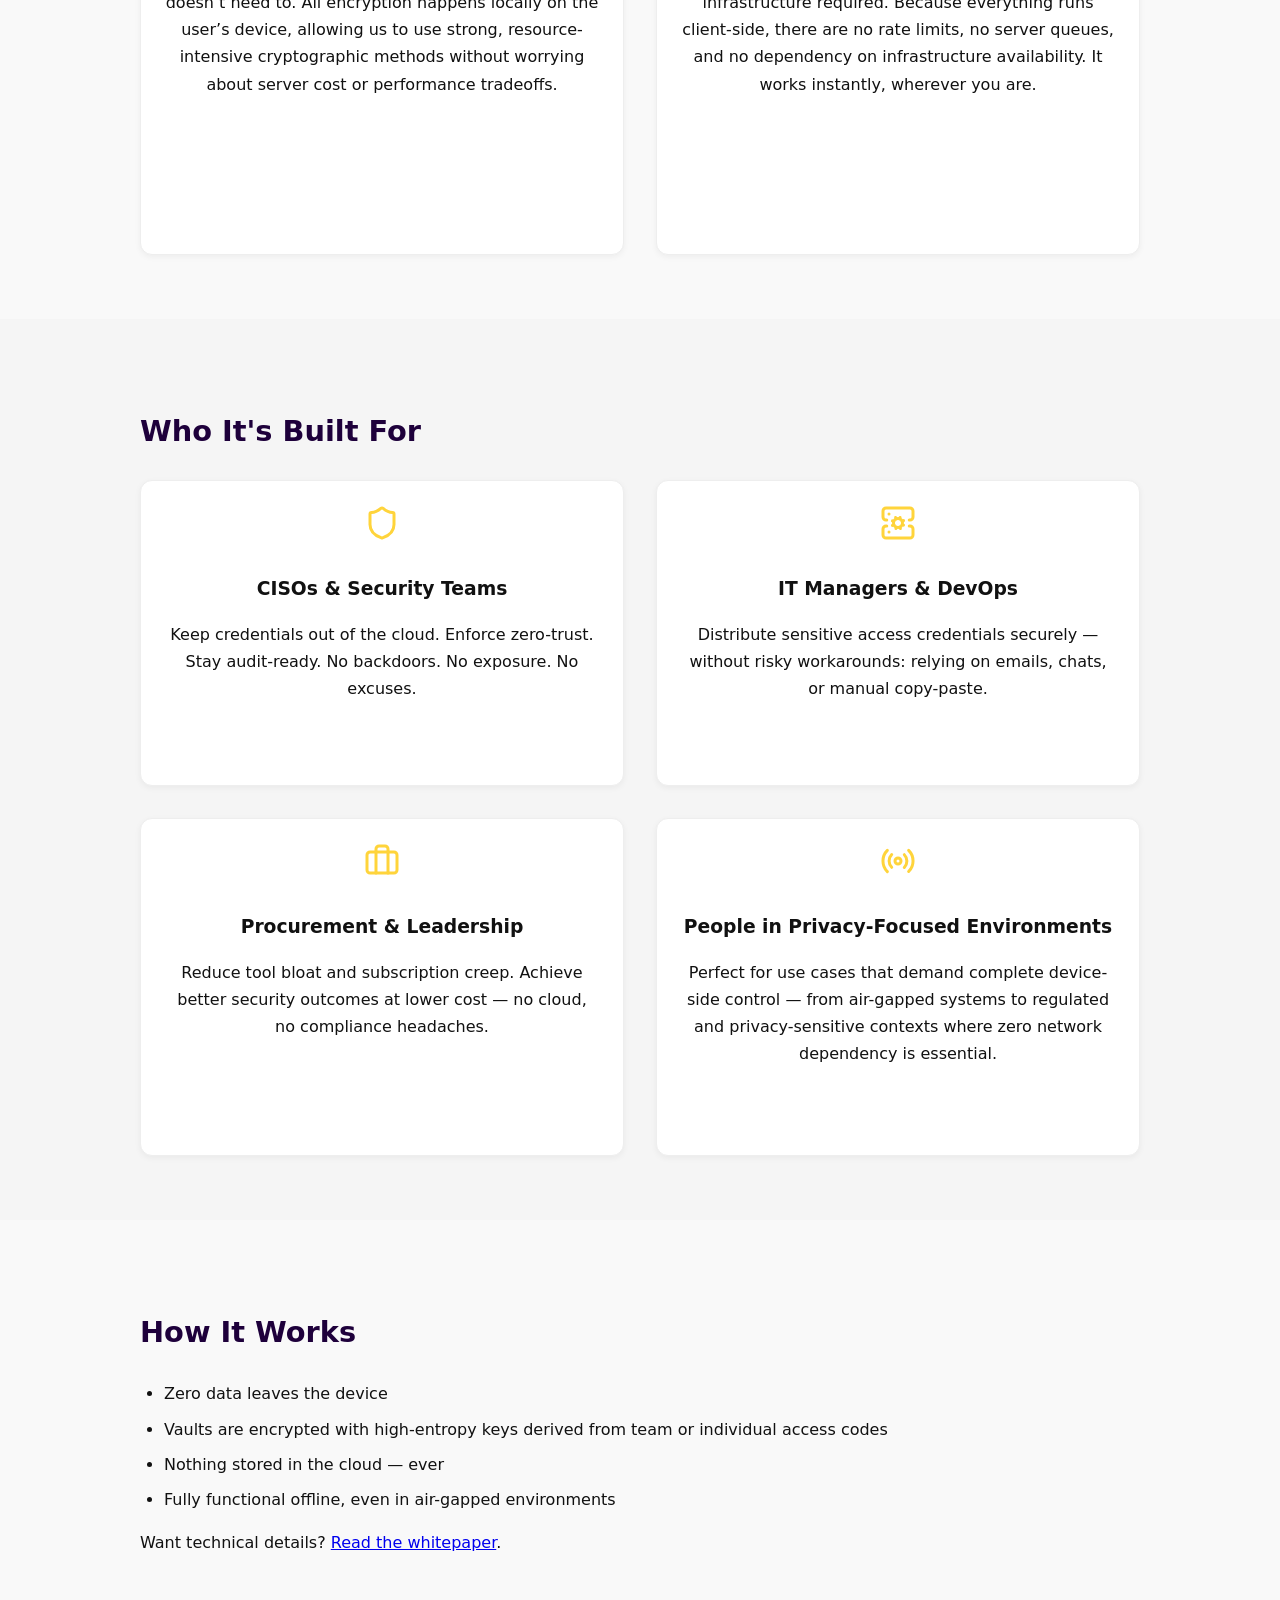
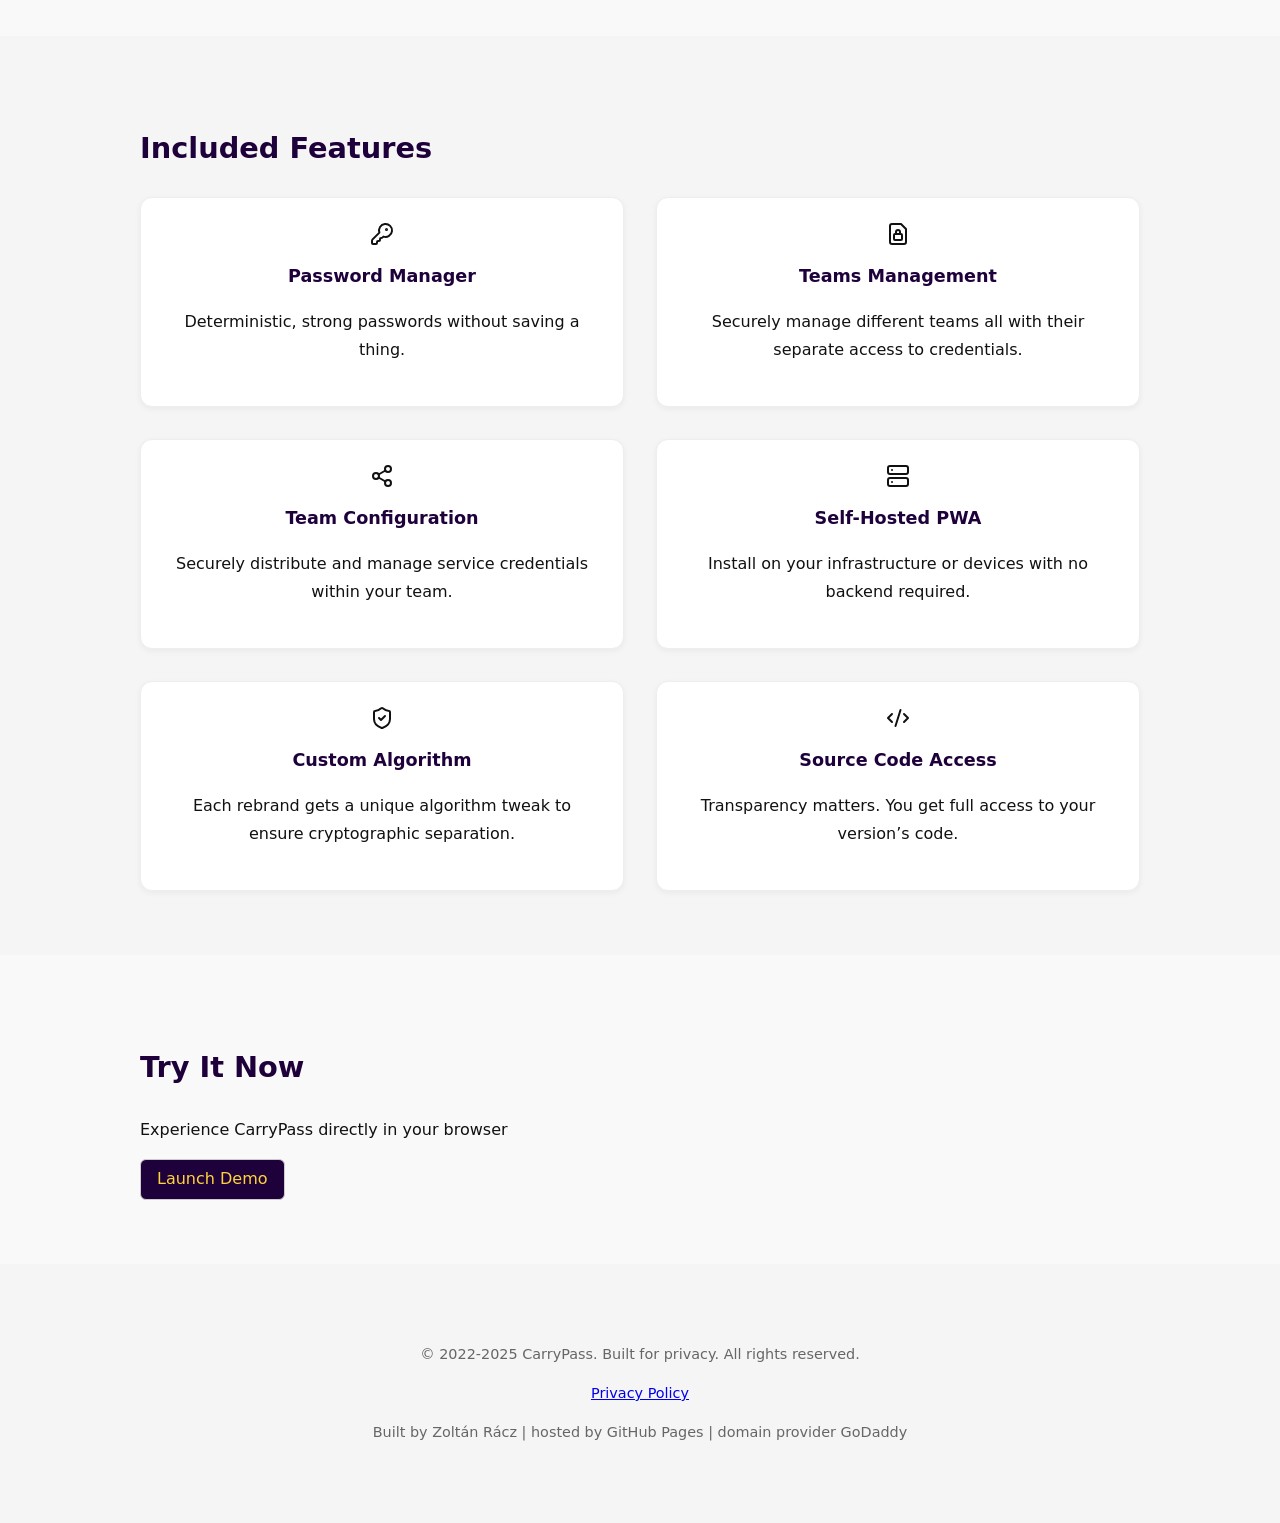
<file: carrypass-landing.html>
<!DOCTYPE html>
<html lang="en">
<head>
  <meta charset="UTF-8" />
  <meta name="viewport" content="width=device-width, initial-scale=1.0" />
  <title>CarryPass – Secure Credentials Without the Cloud</title>
  <script src="lucide.min.js"></script>
  <link rel="stylesheet" href="carrypass-theme.css">
</head>
<body>
  <a href="index.html" class="logo-link">
    <img src="carrypass-gold-transparent.png" alt="CarryPass logo" class="logo-img">
  </a>
  <div class="lang-toggle">
    <a href="carrypass-landing.html" class="lang-link active">EN</a>
    |
    <a href="carrypass-landing_hu.html" class="lang-link">HU</a>
  </div>

  <header class="hero">
    <div class="container">
      <h1>CarryPass</h1>
      <h2>Secure Credentials Without the Cloud</h2>
      <p>Your business relies on secrets. Don’t put them in the cloud.</p>
      <p>CarryPass is an offline-first credential management and distribution tool that protects your most sensitive logins — without exposing them to online risks or SaaS dependencies.</p>
      <a href="carrypass-privacy-policy.html#contactprivacy" class="btn primary">Get CarryPass</a>
    </div>
  </header>

  <section class="section alt">
    <div class="container">
      <h2>Why Businesses Choose CarryPass</h2>
      <div class="grid split">
        <div class="card" style="height: 16rem; overflow: hidden;">
          <i data-lucide="shield-check" class="icon-large"></i>
          <h3>Protect Your Reputation</h3>
          <p>No servers. No syncing. No leaks. Credentials stay local, encrypted, and under your control — always.</p>
        </div>
        <div class="card" style="height: 16rem; overflow: hidden;">
          <i data-lucide="alert-octagon" class="icon-large"></i>
          <h3>Prevent Costly Breaches</h3>
          <p>Eliminate one of the most common attack surfaces: cloud-based password storage. With CarryPass, there’s nothing to steal.</p>
        </div>
        <div class="card" style="height: 16rem; overflow: hidden;">
          <i data-lucide="share-2" class="icon-large"></i>
          <h3>Simplify Credential Sharing</h3>
          <p>Securely distribute passwords to team members using encrypted offline vaults or QR-based onboarding — even without internet access.</p>
        </div>
        <div class="card" style="height: 16rem; overflow: hidden;">
          <i data-lucide="euro" class="icon-large"></i>
          <h3>Cut Costs</h3>
          <p>Say goodbye to recurring license fees. CarryPass is a one-time, privacy-first investment that scales with your team — or use the open-source version if you prefer to self-host.</p>
        </div>
        <div class="card" style="height: 24rem; overflow: hidden;">
          <i data-lucide="lock-keyhole" class="icon-large"></i>
          <h3>Uncompromising Security by Design</h3>
          <p>CarryPass doesn’t cut corners for scalability — it doesn’t need to. All encryption happens locally on the user’s device, allowing us to use strong, resource-intensive cryptographic methods without worrying about server cost or performance tradeoffs.</p>
        </div>
        <div class="card" style="height: 24rem; overflow: hidden;">
          <i data-lucide="cpu" class="icon-large"></i>
          <h3>Performance without Bottlenecks</h3>
          <p>CarryPass runs instantly on any device — no infrastructure required. Because everything runs client-side, there are no rate limits, no server queues, and no dependency on infrastructure availability. It works instantly, wherever you are.</p>
        </div>
      </div>
    </div>
  </section>

  <section class="section">
    <div class="container">
      <h2>Who It's Built For</h2>
      <div class="grid split">
        <div class="card" style="height: 16rem; overflow: hidden;">
          <i data-lucide="shield" class="icon-large"></i>
          <h3>CISOs & Security Teams</h3>
          <p>Keep credentials out of the cloud. Enforce zero-trust. Stay audit-ready. No backdoors. No exposure. No excuses.</p>
        </div>
        <div class="card" style="height: 16rem; overflow: hidden;">
          <i data-lucide="server-cog" class="icon-large"></i>
          <h3>IT Managers & DevOps</h3>
          <p>Distribute sensitive access credentials securely — without risky workarounds: relying on emails, chats, or manual copy-paste.</p>
        </div>
        <div class="card" style="height: 18rem; overflow: hidden;">
          <i data-lucide="briefcase" class="icon-large"></i>
          <h3>Procurement & Leadership</h3>
          <p>Reduce tool bloat and subscription creep. Achieve better security outcomes at lower cost — no cloud, no compliance headaches.</p>
        </div>
        <div class="card" style="height: 18rem; overflow: hidden;">
        <i data-lucide="radio" class="icon-large"></i>
        <h3>People in Privacy-Focused Environments</h3>
        <p>Perfect for use cases that demand complete device-side control — from air-gapped systems to regulated and privacy-sensitive contexts where zero network dependency is essential.</p>
        </div>
      </div>
    </div>
  </section>

  <section class="section alt">
    <div class="container">
      <h2>How It Works</h2>
      <ul>
        <li>Zero data leaves the device</li>
        <li>Vaults are encrypted with high-entropy keys derived from team or individual access codes</li>
        <li>Nothing stored in the cloud — ever</li>
        <li>Fully functional offline, even in air-gapped environments</li>
      </ul>
      <p>Want technical details? <a href="carrypass-whitepaper.html">Read the whitepaper</a>.</p>
    </div>
  </section>

  <section class="section">
    <div class="container">
      <h2>Included Features</h2>
      <div class="grid split">
        <div class="card" style="height: 10rem; overflow: hidden;">
          <i data-lucide="key-round"></i>
          <h4>Password Manager</h4>
          <p>Deterministic, strong passwords without saving a thing.</p>
        </div>
        <div class="card" style="height: 10rem; overflow: hidden;">
          <i data-lucide="file-lock"></i>
          <h4>Teams Management</h4>
          <p>Securely manage different teams all with their separate access to credentials.</p>
        </div>
        <div class="card" style="height: 10rem; overflow: hidden;">
          <i data-lucide="share-2"></i>
          <h4>Team Configuration</h4>
          <p>Securely distribute and manage service credentials within your team.</p>
        </div>
        <div class="card" style="height: 10rem; overflow: hidden;">
          <i data-lucide="server"></i>
          <h4>Self-Hosted PWA</h4>
          <p>Install on your infrastructure or devices with no backend required.</p>
        </div>
        <div class="card" style="height: 10rem; overflow: hidden;">
          <i data-lucide="shield-check"></i>
          <h4>Custom Algorithm</h4>
          <p>Each rebrand gets a unique algorithm tweak to ensure cryptographic separation.</p>
        </div>
        <div class="card" style="height: 10rem; overflow: hidden;">
          <i data-lucide="code-2"></i>
          <h4>Source Code Access</h4>
          <p>Transparency matters. You get full access to your version’s code.</p>
        </div>
      </div>
    </div>
  </section>

  <section class="section alt">
    <div class="container">
      <h2>Try It Now</h2>
      <p>Experience CarryPass directly in your browser</p>
      <a href="index.html" type="button" class="btn strong">Launch Demo</a>
    </div>
  </section>


  <footer class="footer">
    <div class="container">
      <p>&copy; 2022-2025 CarryPass. Built for privacy. All rights reserved.</p>
      <a href="carrypass-privacy-policy.html">Privacy Policy</a>
      <p>Built by Zoltán Rácz | hosted by GitHub Pages | domain provider GoDaddy</p>
    </div>
  </footer>

  <script>
    lucide.createIcons();
  </script>
</body>
</html>
</file>
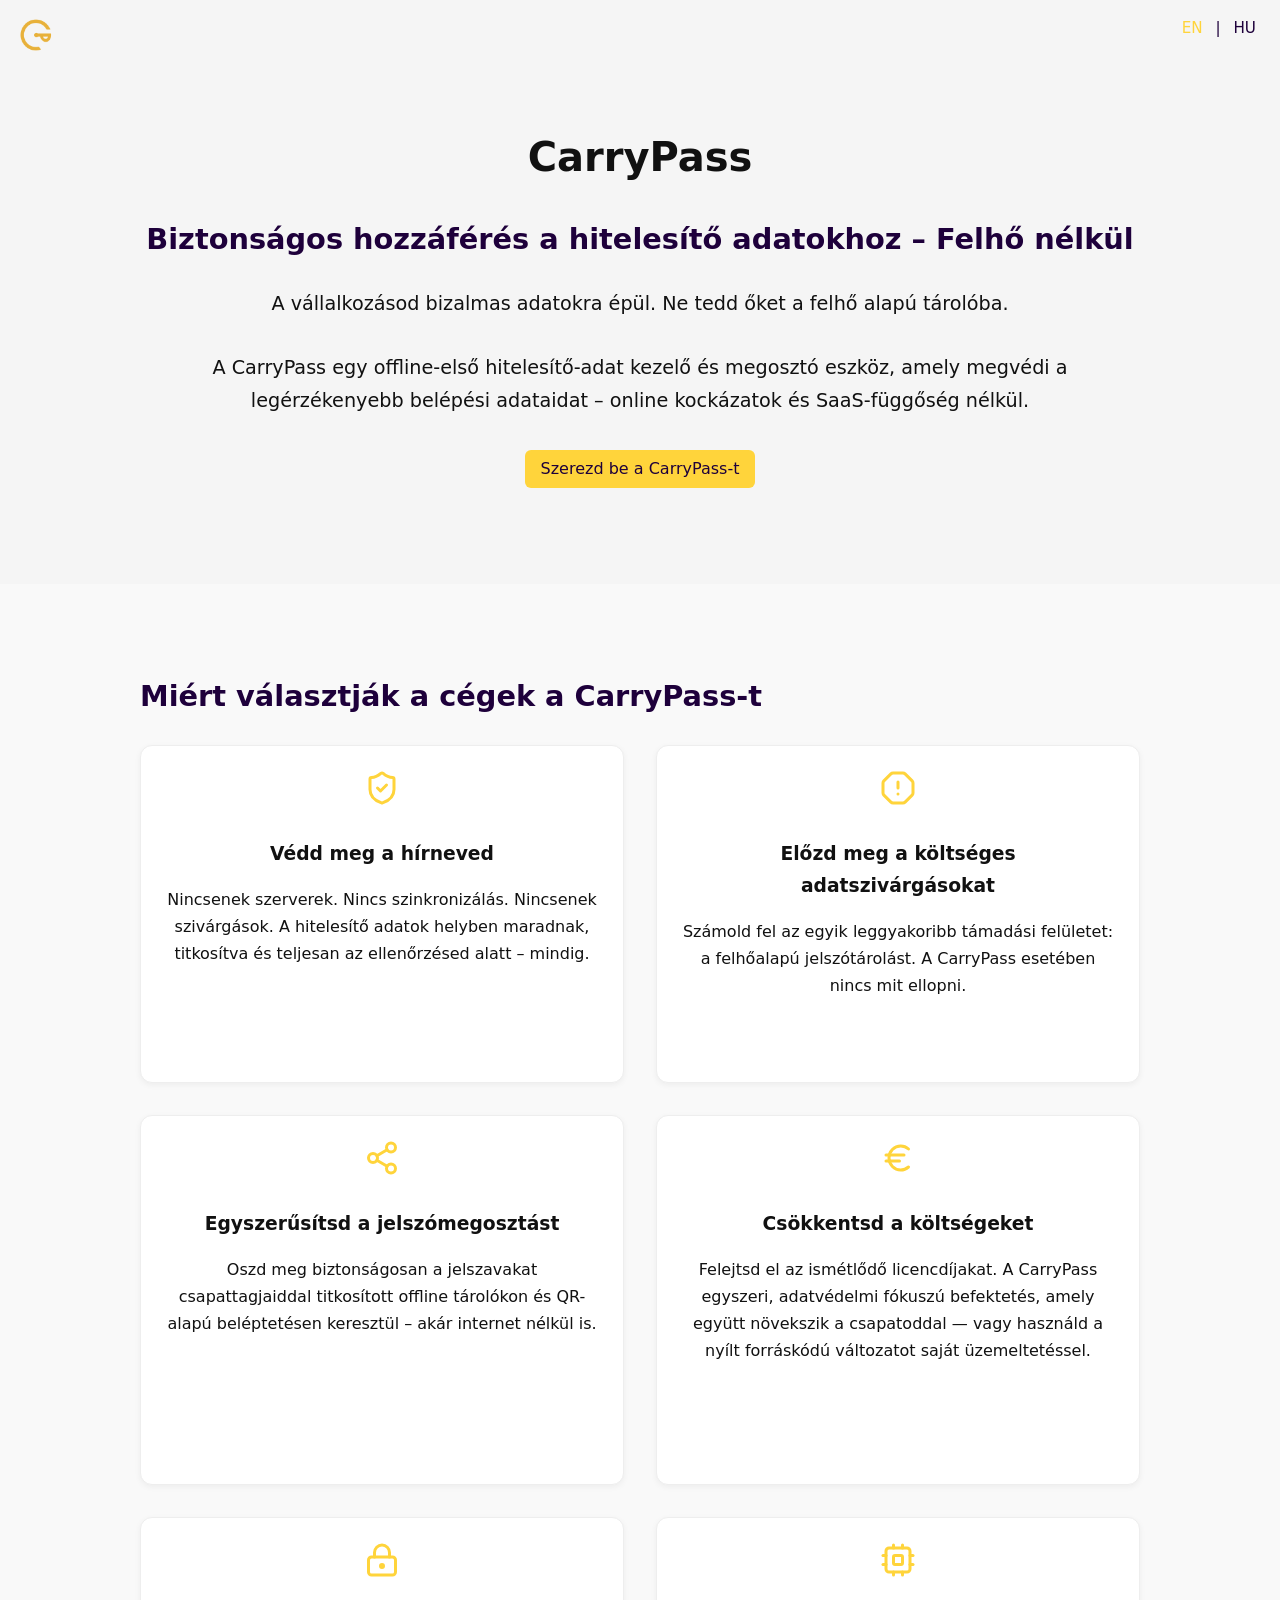
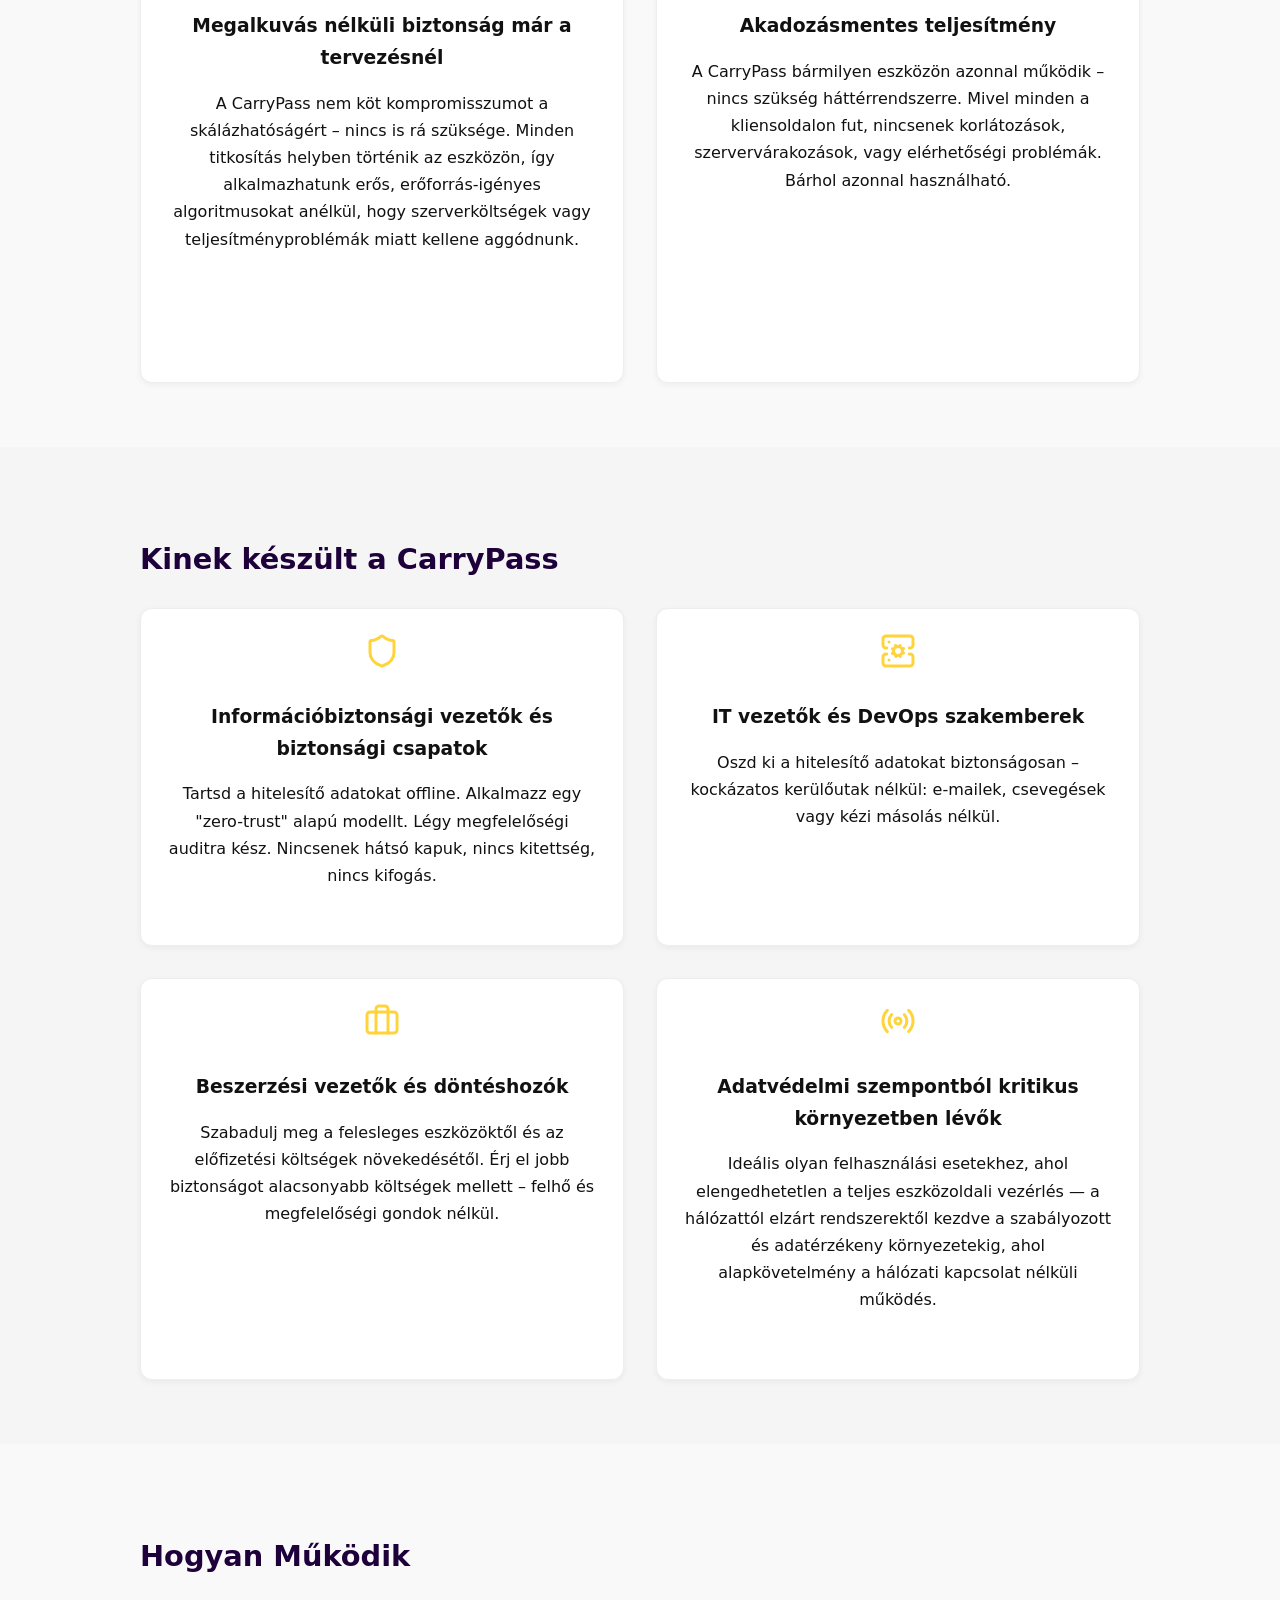
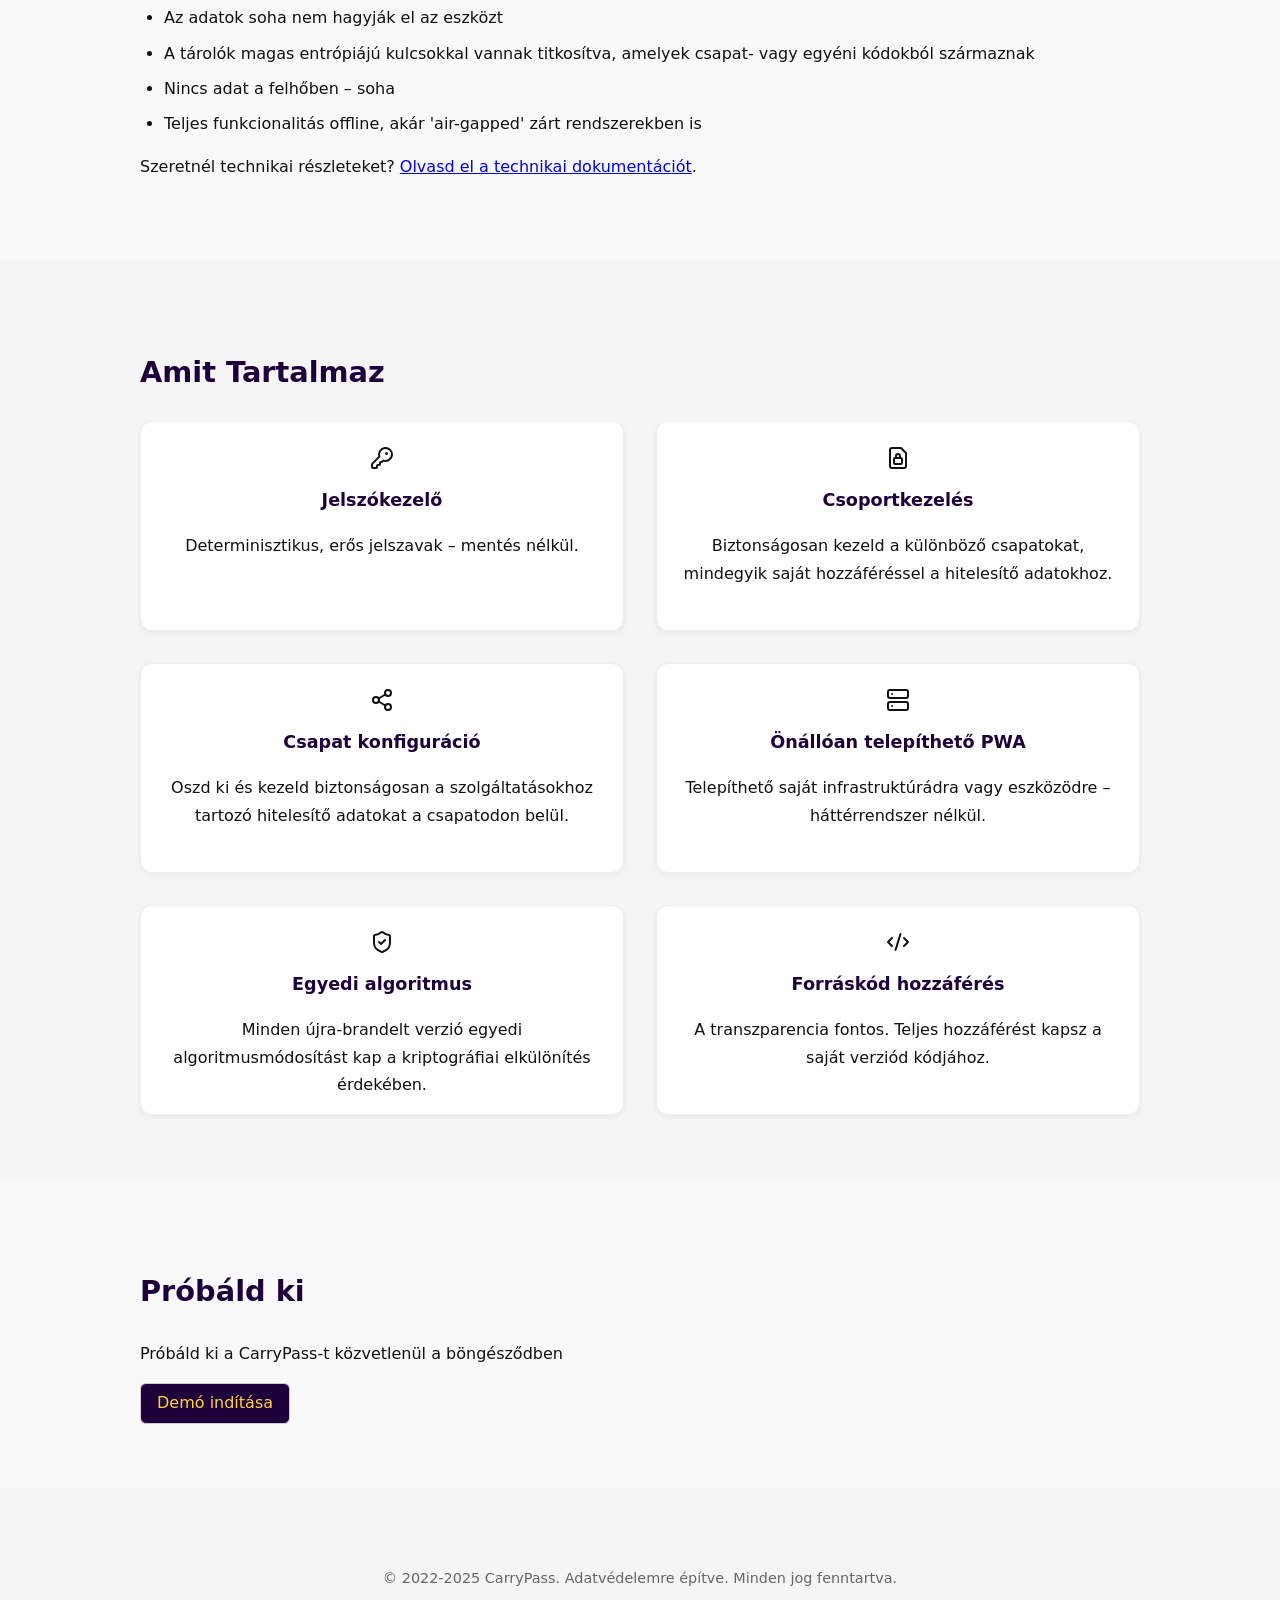
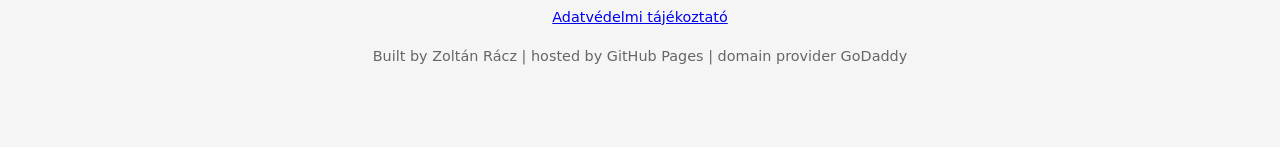
<file: carrypass-landing_hu.html>
<!DOCTYPE html>
<html lang="en">
<head>
  <meta charset="UTF-8" />
  <meta name="viewport" content="width=device-width, initial-scale=1.0" />
  <title>CarryPass – Biztonságos hozzáférés a hitelesítő adatokhoz - Felhő nélkül</title>
  <script src="lucide.min.js"></script> 
  <link rel="stylesheet" href="carrypass-theme.css">
</head>
<body>
  <a href="index.html" class="logo-link">
    <img src="carrypass-gold-transparent.png" alt="CarryPass logo" class="logo-img">
  </a>
  <div class="lang-toggle"> 
    <a href="carrypass-landing.html" class="lang-link">EN</a>
    |
    <a href="carrypass-landing_hu.html" class="lang-link active">HU</a>
  </div>

  <header class="hero">
    <div class="container">
      <h1>CarryPass</h1>
      <h2>Biztonságos hozzáférés a hitelesítő adatokhoz – Felhő nélkül</h2>
      <p>A vállalkozásod bizalmas adatokra épül. Ne tedd őket a felhő alapú tárolóba.</p>
      <p>A CarryPass egy offline-első hitelesítő-adat kezelő és megosztó eszköz, amely megvédi a legérzékenyebb belépési adataidat – online kockázatok és SaaS-függőség nélkül.</p>
      <a href="carrypass-privacy-policy_hu.html#contactprivacy" class="btn primary">Szerezd be a CarryPass-t</a>
    </div>
  </header>

  <section class="section alt">
    <div class="container">
      <h2>Miért választják a cégek a CarryPass-t</h2>
      <div class="grid split">
        <div class="card" style="height: 18rem; overflow: hidden;">
          <i data-lucide="shield-check" class="icon-large"></i>
          <h3>Védd meg a hírneved</h3>
          <p>Nincsenek szerverek. Nincs szinkronizálás. Nincsenek szivárgások. A hitelesítő adatok helyben maradnak, titkosítva és teljesan az ellenőrzésed alatt – mindig.</p>
        </div>
        <div class="card" style="height: 18rem; overflow: hidden;">
          <i data-lucide="alert-octagon" class="icon-large"></i>
          <h3>Előzd meg a költséges adatszivárgásokat</h3>
          <p>Számold fel az egyik leggyakoribb támadási felületet: a felhőalapú jelszótárolást. A CarryPass esetében nincs mit ellopni.</p>
        </div>
        <div class="card" style="height: 20rem; overflow: hidden;">
          <i data-lucide="share-2" class="icon-large"></i>
          <h3>Egyszerűsítsd a jelszómegosztást</h3>
          <p>Oszd meg biztonságosan a jelszavakat csapattagjaiddal titkosított offline tárolókon és QR-alapú beléptetésen keresztül – akár internet nélkül is.</p>
        </div>
        <div class="card" style="height: 20rem; overflow: hidden;">
          <i data-lucide="euro" class="icon-large"></i>
          <h3>Csökkentsd a költségeket</h3>
          <p>Felejtsd el az ismétlődő licencdíjakat. A CarryPass egyszeri, adatvédelmi fókuszú befektetés, amely együtt növekszik a csapatoddal — vagy használd a nyílt forráskódú változatot saját üzemeltetéssel.</p>
        </div>
        <div class="card" style="height: 26rem; overflow: hidden;">
          <i data-lucide="lock-keyhole" class="icon-large"></i>
          <h3>Megalkuvás nélküli biztonság már a tervezésnél</h3>
          <p>A CarryPass nem köt kompromisszumot a skálázhatóságért – nincs is rá szüksége. Minden titkosítás helyben történik az eszközön, így alkalmazhatunk erős, erőforrás-igényes algoritmusokat anélkül, hogy szerverköltségek vagy teljesítményproblémák miatt kellene aggódnunk.</p>
        </div>
        <div class="card" style="height: 26rem; overflow: hidden;">
          <i data-lucide="cpu" class="icon-large"></i>
          <h3>Akadozásmentes teljesítmény</h3>
          <p>A CarryPass bármilyen eszközön azonnal működik – nincs szükség háttérrendszerre. Mivel minden a kliensoldalon fut, nincsenek korlátozások, szervervárakozások, vagy elérhetőségi problémák. Bárhol azonnal használható.</p>
        </div>
      </div>
    </div>
  </section>

  <section class="section">
    <div class="container">
      <h2>Kinek készült a CarryPass</h2>
      <div class="grid split">
        <div class="card" style="height: 18rem; overflow: hidden;">
          <i data-lucide="shield" class="icon-large"></i>
          <h3>Információbiztonsági vezetők és biztonsági csapatok</h3>
          <p>Tartsd a hitelesítő adatokat offline. Alkalmazz egy "zero-trust" alapú modellt. Légy megfelelőségi auditra kész. Nincsenek hátsó kapuk, nincs kitettség, nincs kifogás.</p>
        </div>
        <div class="card" style="height: 18rem; overflow: hidden;">
          <i data-lucide="server-cog" class="icon-large"></i>
          <h3>IT vezetők és DevOps szakemberek</h3>
          <p>Oszd ki a hitelesítő adatokat biztonságosan – kockázatos kerülőutak nélkül: e-mailek, csevegések vagy kézi másolás nélkül.</p>
        </div>
        <div class="card" style="height: 22rem; overflow: hidden;">
          <i data-lucide="briefcase" class="icon-large"></i>
          <h3>Beszerzési vezetők és döntéshozók</h3>
          <p>Szabadulj meg a felesleges eszközöktől és az előfizetési költségek növekedésétől. Érj el jobb biztonságot alacsonyabb költségek mellett – felhő és megfelelőségi gondok nélkül.</p>
        </div>
        <div class="card" style="height: 22rem; overflow: hidden;">
        <i data-lucide="radio" class="icon-large"></i>
        <h3>Adatvédelmi szempontból kritikus környezetben lévők</h3>
        <p>Ideális olyan felhasználási esetekhez, ahol elengedhetetlen a teljes eszközoldali vezérlés — a hálózattól elzárt rendszerektől kezdve a szabályozott és adatérzékeny környezetekig, ahol alapkövetelmény a hálózati kapcsolat nélküli működés.</p>
        </div>
      </div>
    </div>
  </section>

  <section class="section alt">
    <div class="container">
      <h2>Hogyan Működik</h2>
      <ul>
        <li>Az adatok soha nem hagyják el az eszközt</li>
        <li>A tárolók magas entrópiájú kulcsokkal vannak titkosítva, amelyek csapat- vagy egyéni kódokból származnak</li>
        <li>Nincs adat a felhőben – soha</li>
        <li>Teljes funkcionalitás offline, akár 'air-gapped' zárt rendszerekben is</li>
      </ul>
      <p>Szeretnél technikai részleteket? <a href="carrypass-whitepaper_hu.html">Olvasd el a technikai dokumentációt</a>.</p>
    </div>
  </section>

  <section class="section">
    <div class="container">
      <h2>Amit Tartalmaz</h2>
      <div class="grid split">
        <div class="card" style="height: 10rem; overflow: hidden;">
          <i data-lucide="key-round"></i>
          <h4>Jelszókezelő</h4>
          <p>Determinisztikus, erős jelszavak – mentés nélkül.</p>
        </div>
        <div class="card" style="height: 10rem; overflow: hidden;">
          <i data-lucide="file-lock"></i>
          <h4>Csoportkezelés</h4>
          <p>Biztonságosan kezeld a különböző csapatokat, mindegyik saját hozzáféréssel a hitelesítő adatokhoz.</p>
        </div>
        <div class="card" style="height: 10rem; overflow: hidden;">
          <i data-lucide="share-2"></i>
          <h4>Csapat konfiguráció</h4>
          <p>Oszd ki és kezeld biztonságosan a szolgáltatásokhoz tartozó hitelesítő adatokat a csapatodon belül.</p>
        </div>
        <div class="card" style="height: 10rem; overflow: hidden;">
          <i data-lucide="server"></i>
          <h4>Önállóan telepíthető PWA</h4>
          <p>Telepíthető saját infrastruktúrádra vagy eszközödre – háttérrendszer nélkül.</p>
        </div>
        <div class="card" style="height: 10rem; overflow: hidden;">
          <i data-lucide="shield-check"></i>
          <h4>Egyedi algoritmus</h4>
          <p>Minden újra-brandelt verzió egyedi algoritmusmódosítást kap a kriptográfiai elkülönítés érdekében.</p>
        </div>
        <div class="card" style="height: 10rem; overflow: hidden;">
          <i data-lucide="code-2"></i>
          <h4>Forráskód hozzáférés</h4>
          <p>A transzparencia fontos. Teljes hozzáférést kapsz a saját verziód kódjához.</p>
        </div>
      </div>
    </div>
  </section>

  <section class="section alt">
    <div class="container">
      <h2>Próbáld ki</h2>
      <p>Próbáld ki a CarryPass-t közvetlenül a böngésződben</p>
      <a href="index.html" type="button" class="btn strong">Demó indítása</a>
    </div>
  </section>


  <footer class="footer">
    <div class="container">
      <p>&copy; 2022-2025 CarryPass. Adatvédelemre építve. Minden jog fenntartva.</p>
      <a href="carrypass-privacy-policy.html">Adatvédelmi tájékoztató</a>
      <p>Built by Zoltán Rácz | hosted by GitHub Pages | domain provider GoDaddy</p>
    </div>
  </footer>

  <script>
    lucide.createIcons();
  </script>
</body>
</html>
</file>
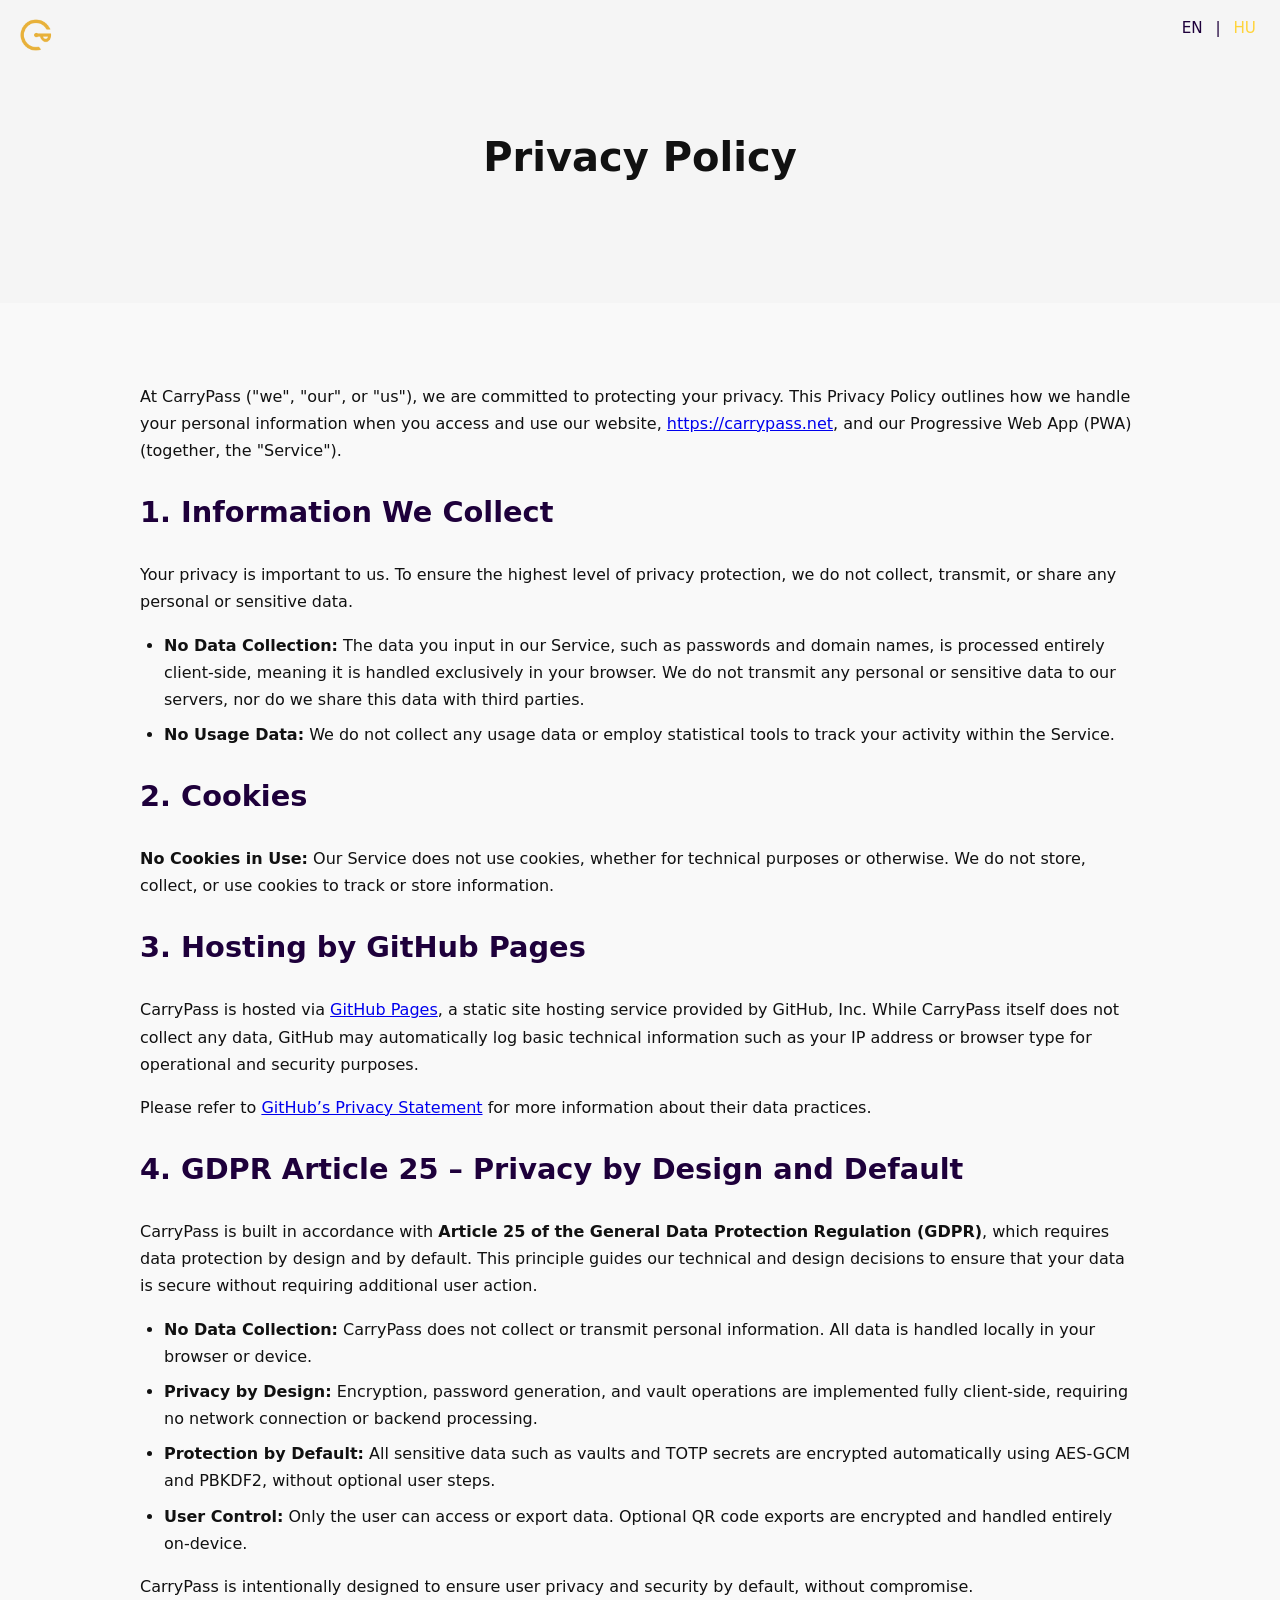
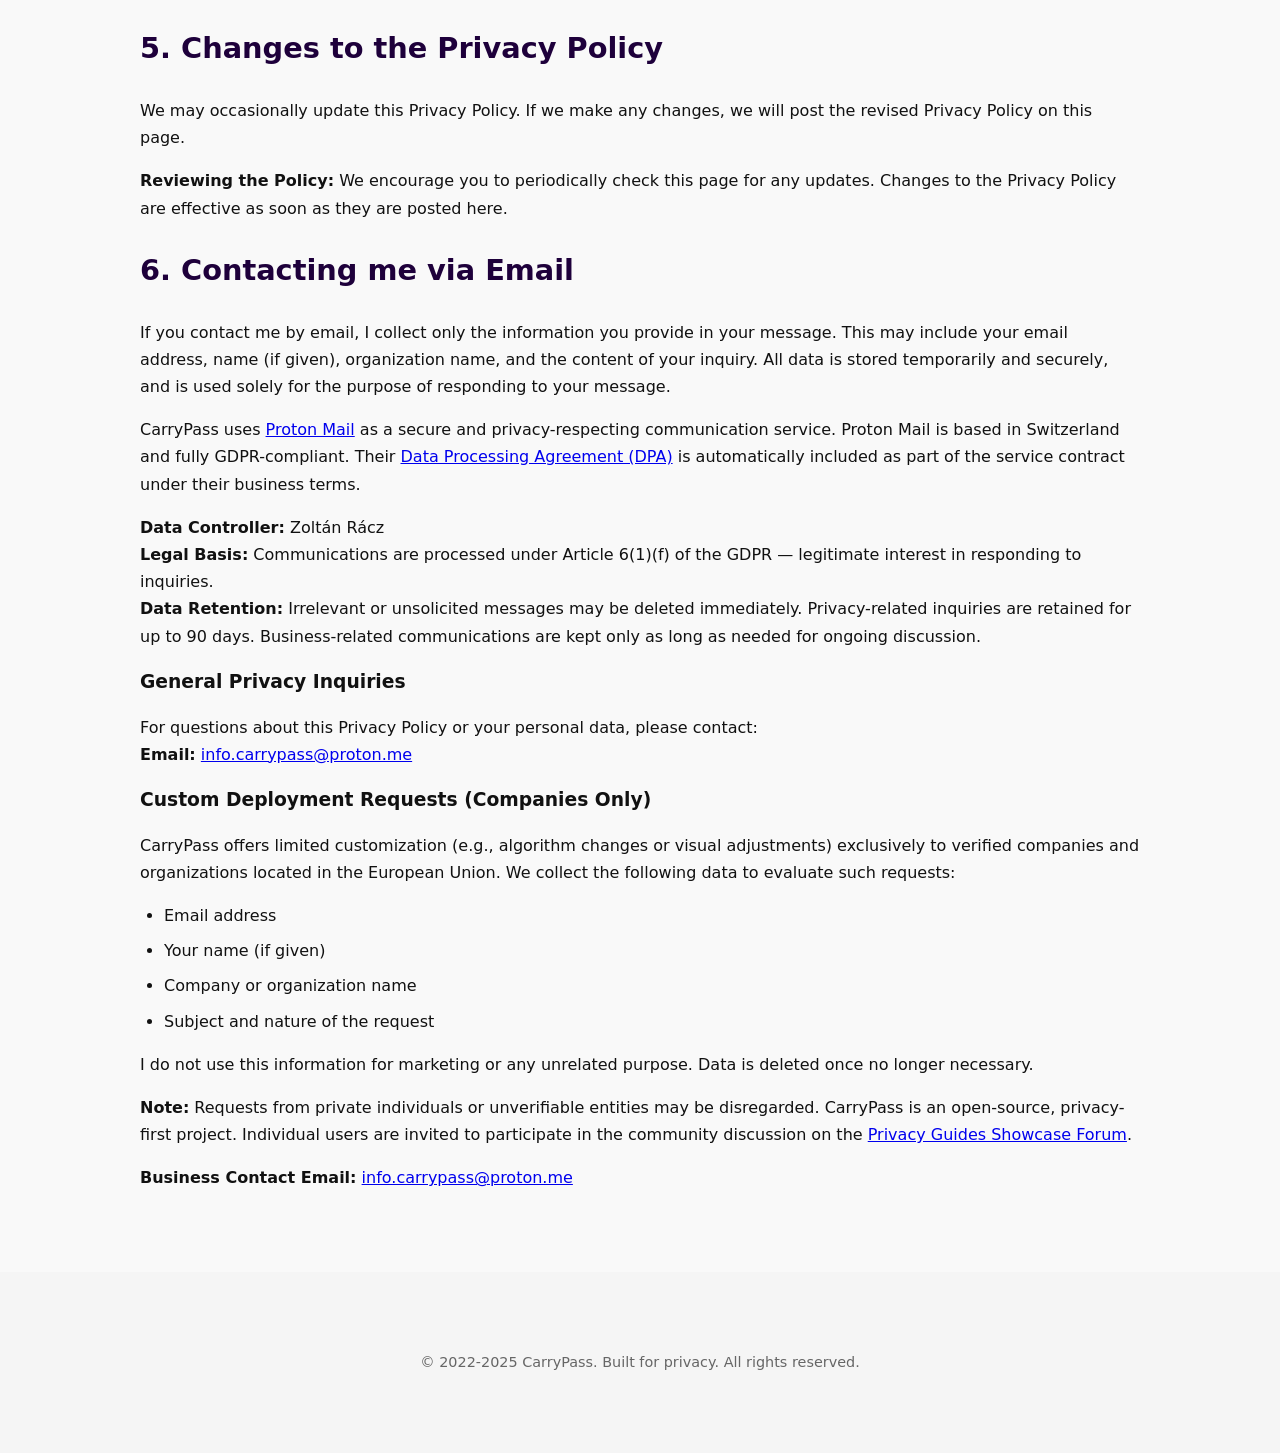
<file: carrypass-privacy-policy.html>
<!DOCTYPE html>
<html lang="en">
<head>
    <meta charset="UTF-8">
    <meta name="viewport" content="width=device-width, initial-scale=1.0">
    <title>CarryPass - Privacy Policy</title>
    <script src="lucide.min.js"></script>
    <link rel="stylesheet" href="carrypass-theme.css">
</head>
<body>
    <a href="index.html" class="logo-link">
        <img src="carrypass-gold-transparent.png" alt="CarryPass logo" class="logo-img">
      </a>
      <div class="lang-toggle">
        <a href="carrypass-privacy-policy.html" class="lang-link active">EN</a>
        |
        <a href="carrypass-privacy-policy_hu.html" class="lang-link">HU</a>
      </div>
    <header class="hero">
        <div class="container">
            <h1>Privacy Policy</h1>
        </div>
    </header>
    
    <section class="section alt">
        <div class="container">
        <p>At CarryPass ("we", "our", or "us"), we are committed to protecting your privacy. This Privacy Policy outlines how we handle your personal information when you access and use our website, <a href="https://carrypass.net">https://carrypass.net</a>, and our Progressive Web App (PWA) (together, the "Service").</p>

        <h2>1. Information We Collect</h2>
        <p>Your privacy is important to us. To ensure the highest level of privacy protection, we do not collect, transmit, or share any personal or sensitive data.</p>
        <ul>
            <li><strong>No Data Collection:</strong> The data you input in our Service, such as passwords and domain names, is processed entirely client-side, meaning it is handled exclusively in your browser. We do not transmit any personal or sensitive data to our servers, nor do we share this data with third parties.</li>
            <li><strong>No Usage Data:</strong> We do not collect any usage data or employ statistical tools to track your activity within the Service.</li>
        </ul>

        <h2>2. Cookies</h2>
        <p><strong>No Cookies in Use:</strong> Our Service does not use cookies, whether for technical purposes or otherwise. We do not store, collect, or use cookies to track or store information.</p>

        <h2>3. Hosting by GitHub Pages</h2>
        <p>
        CarryPass is hosted via <a href="https://pages.github.com/" target="_blank">GitHub Pages</a>, a static site hosting service provided by GitHub, Inc. While CarryPass itself does not collect any data, GitHub may automatically log basic technical information such as your IP address or browser type for operational and security purposes.
        </p>
        <p>
        Please refer to <a href="https://docs.github.com/en/site-policy/privacy-policies/github-privacy-statement" target="_blank">GitHub’s Privacy Statement</a> for more information about their data practices.
        </p>

        <h2>4. GDPR Article 25 – Privacy by Design and Default</h2>
        <p>
        CarryPass is built in accordance with <strong>Article 25 of the General Data Protection Regulation (GDPR)</strong>, which requires data protection by design and by default. This principle guides our technical and design decisions to ensure that your data is secure without requiring additional user action.
        </p>
        <ul>
            <li><strong>No Data Collection:</strong> CarryPass does not collect or transmit personal information. All data is handled locally in your browser or device.</li>
            <li><strong>Privacy by Design:</strong> Encryption, password generation, and vault operations are implemented fully client-side, requiring no network connection or backend processing.</li>
            <li><strong>Protection by Default:</strong> All sensitive data such as vaults and TOTP secrets are encrypted automatically using AES-GCM and PBKDF2, without optional user steps.</li>
            <li><strong>User Control:</strong> Only the user can access or export data. Optional QR code exports are encrypted and handled entirely on-device.</li>
        </ul>
        <p>
        CarryPass is intentionally designed to ensure user privacy and security by default, without compromise.
        </p>


        <h2>5. Changes to the Privacy Policy</h2>
        <p>We may occasionally update this Privacy Policy. If we make any changes, we will post the revised Privacy Policy on this page.</p>
        <p><strong>Reviewing the Policy:</strong> We encourage you to periodically check this page for any updates. Changes to the Privacy Policy are effective as soon as they are posted here.</p>

        <h2 id="contactprivacy">6. Contacting me via Email</h2>
        <p>If you contact me by email, I collect only the information you provide in your message. This may include your email address, name (if given), organization name, and the content of your inquiry. All data is stored temporarily and securely, and is used solely for the purpose of responding to your message.</p>

        <p>CarryPass uses <a href="https://proton.me" target="_blank">Proton Mail</a> as a secure and privacy-respecting communication service. Proton Mail is based in Switzerland and fully GDPR-compliant. Their <a href="https://proton.me/legal/dpa" target="_blank">Data Processing Agreement (DPA)</a> is automatically included as part of the service contract under their business terms.</p>

        <p><strong>Data Controller:</strong> Zoltán Rácz  
        <br><strong>Legal Basis:</strong> Communications are processed under Article 6(1)(f) of the GDPR — legitimate interest in responding to inquiries.  
        <br><strong>Data Retention:</strong> Irrelevant or unsolicited messages may be deleted immediately. Privacy-related inquiries are retained for up to 90 days. Business-related communications are kept only as long as needed for ongoing discussion.</p>

        <h3>General Privacy Inquiries</h3>
        <p>For questions about this Privacy Policy or your personal data, please contact:  
        <br><strong>Email:</strong> <a href="mailto:info.carrypass@proton.me">info.carrypass@proton.me</a></p>

        <h3>Custom Deployment Requests (Companies Only)</h3>
        <p>CarryPass offers limited customization (e.g., algorithm changes or visual adjustments) exclusively to verified companies and organizations located in the European Union. We collect the following data to evaluate such requests:</p>
        <ul>
        <li>Email address</li>
        <li>Your name (if given)</li>
        <li>Company or organization name</li>
        <li>Subject and nature of the request</li>
        </ul>
        <p>I do not use this information for marketing or any unrelated purpose. Data is deleted once no longer necessary.</p>

        <p><strong>Note:</strong> Requests from private individuals or unverifiable entities may be disregarded. CarryPass is an open-source, privacy-first project. Individual users are invited to participate in the community discussion on the <a href="https://discuss.privacyguides.net/t/carrypass-stateless-password-credential-manager-with-zero-cloud-dependency/28347" target="_blank">Privacy Guides Showcase Forum</a>.</p>

        <p><strong>Business Contact Email:</strong> <a href="mailto:info.carrypass@proton.me">info.carrypass@proton.me</a></p>

    </section>

    <footer class="footer">
        <div class="container">
            <p>&copy; 2022-2025 CarryPass. Built for privacy. All rights reserved.</p>
        </div>
    </footer>
</body>
</html>
</file>
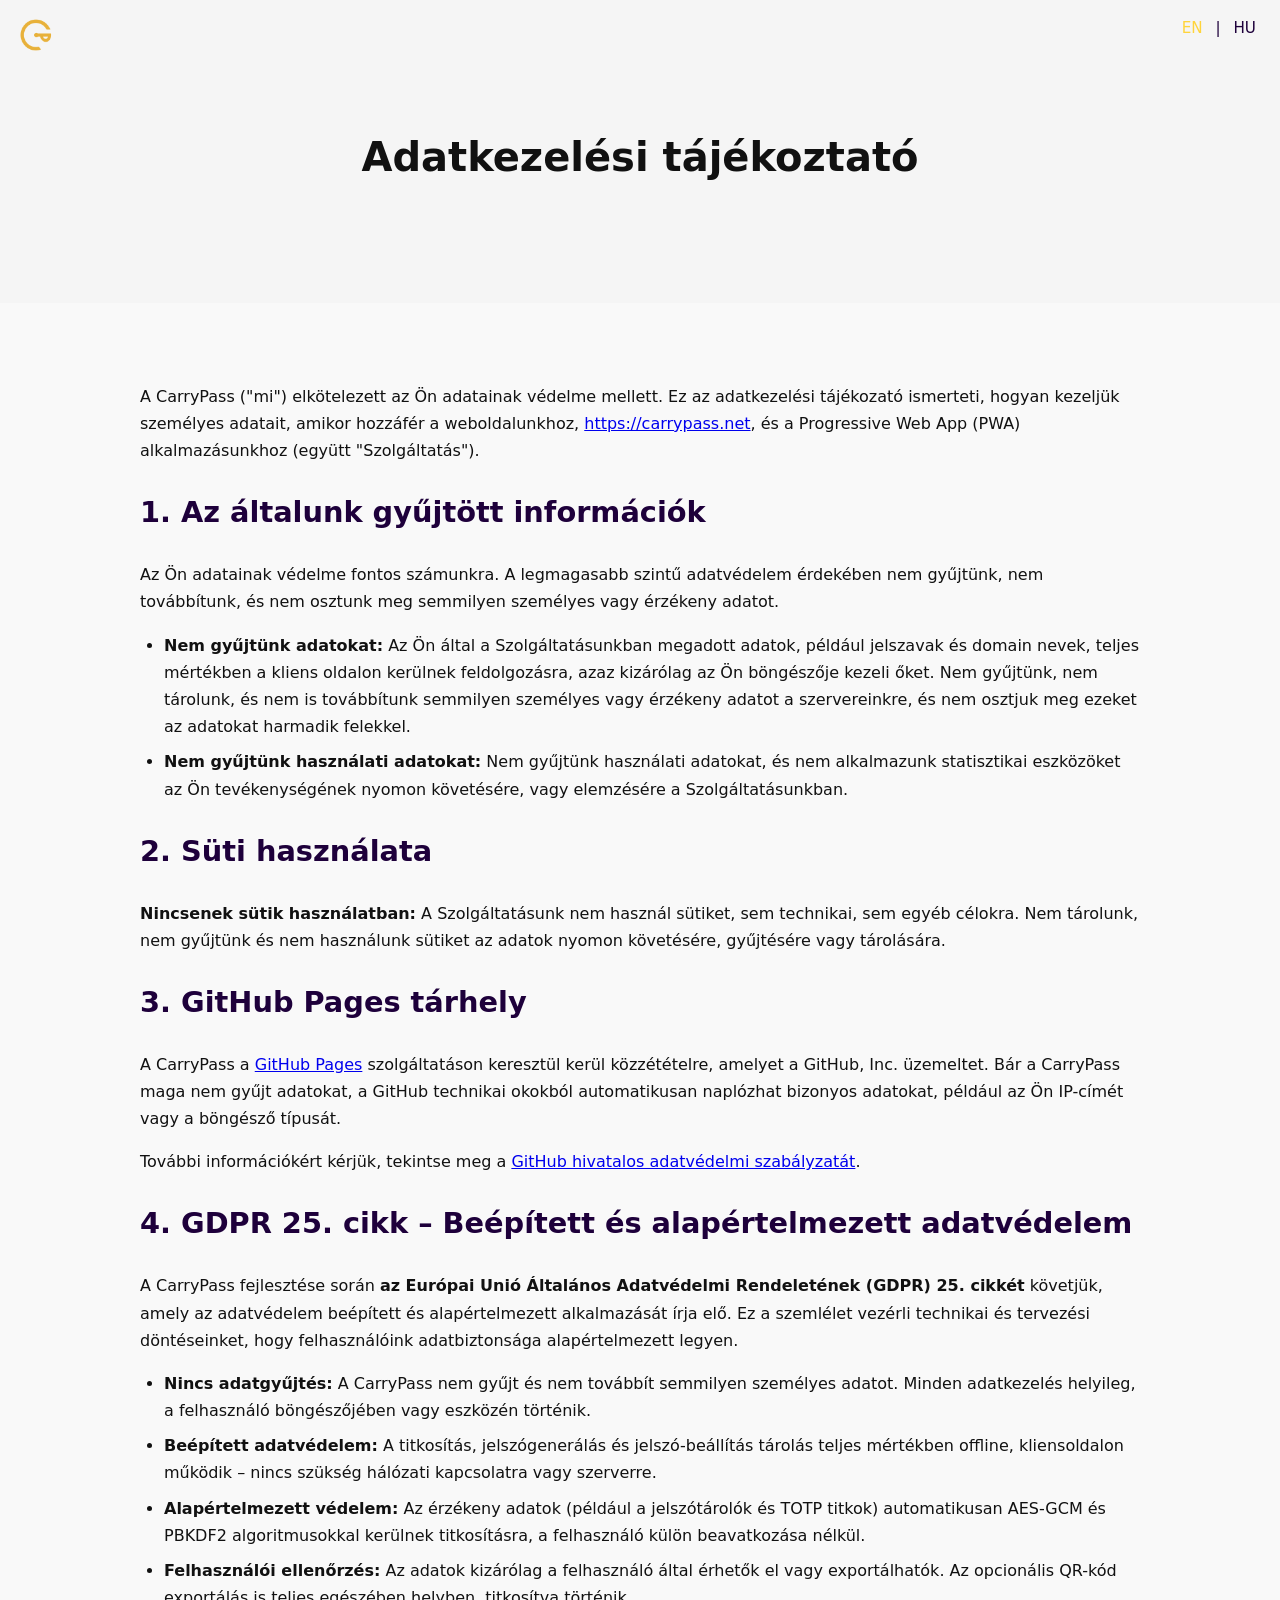
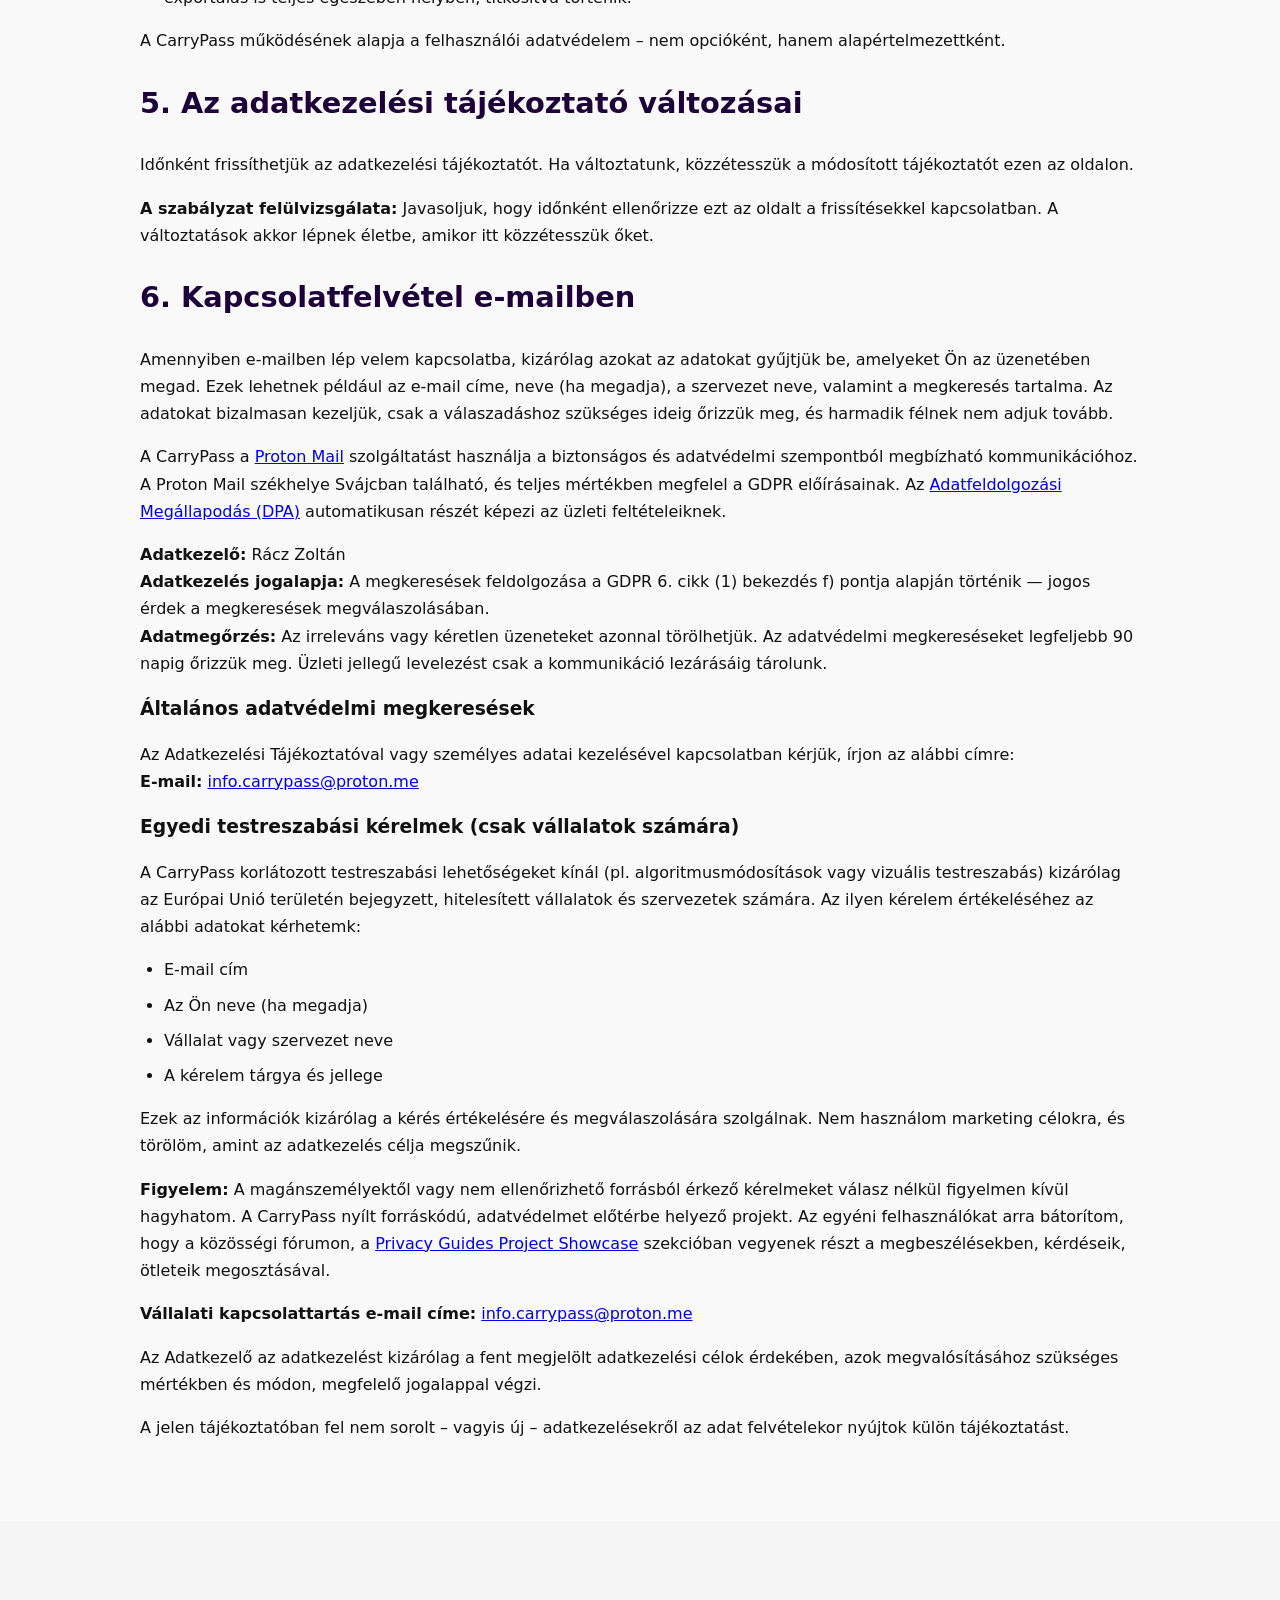
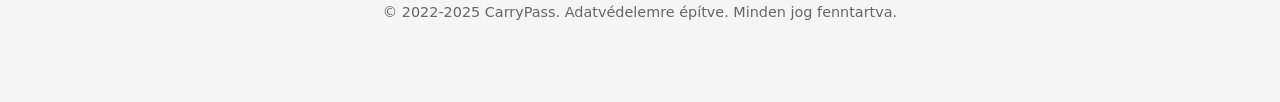
<file: carrypass-privacy-policy_hu.html>
<!DOCTYPE html>
<html lang="hu">
<head>
    <meta charset="UTF-8">
    <meta name="viewport" content="width=device-width, initial-scale=1.0">
    <title>CarryPass - Adatkezelési tájékoztató</title>
    <script src="lucide.min.js"></script>
    <link rel="stylesheet" href="carrypass-theme.css">
</head>
<body>
    <a href="index.html" class="logo-link">
        <img src="carrypass-gold-transparent.png" alt="CarryPass logo" class="logo-img">
      </a>
      <div class="lang-toggle">
        <a href="carrypass-privacy-policy.html" class="lang-link">EN</a>
        |
        <a href="carrypass-privacy-policy_hu.html" class="lang-link active">HU</a>
      </div>
    <header class="hero">
        <div class="container">
            <h1>Adatkezelési tájékoztató</h1>
        </div>
    </header>
    
    <section class="section alt">
        <div class="container">
        <p>A CarryPass ("mi") elkötelezett az Ön adatainak védelme mellett. Ez az adatkezelési tájékozató ismerteti, hogyan kezeljük személyes adatait, amikor hozzáfér a weboldalunkhoz, <a href="https://carrypass.net">https://carrypass.net</a>, és a Progressive Web App (PWA) alkalmazásunkhoz (együtt "Szolgáltatás").</p>

        <h2>1. Az általunk gyűjtött információk</h2>
        <p>Az Ön adatainak védelme fontos számunkra. A legmagasabb szintű adatvédelem érdekében nem gyűjtünk, nem továbbítunk, és nem osztunk meg semmilyen személyes vagy érzékeny adatot.</p>
        <ul>
            <li><strong>Nem gyűjtünk adatokat:</strong> Az Ön által a Szolgáltatásunkban megadott adatok, például jelszavak és domain nevek, teljes mértékben a kliens oldalon kerülnek feldolgozásra, azaz kizárólag az Ön böngészője kezeli őket. Nem gyűjtünk, nem tárolunk, és nem is továbbítunk semmilyen személyes vagy érzékeny adatot a szervereinkre, és nem osztjuk meg ezeket az adatokat harmadik felekkel.</li>
            <li><strong>Nem gyűjtünk használati adatokat:</strong> Nem gyűjtünk használati adatokat, és nem alkalmazunk statisztikai eszközöket az Ön tevékenységének nyomon követésére, vagy elemzésére a Szolgáltatásunkban.</li>
        </ul>

        <h2>2. Süti használata</h2>
        <p><strong>Nincsenek sütik használatban:</strong> A Szolgáltatásunk nem használ sütiket, sem technikai, sem egyéb célokra. Nem tárolunk, nem gyűjtünk és nem használunk sütiket az adatok nyomon követésére, gyűjtésére vagy tárolására.</p>

        <h2>3. GitHub Pages tárhely</h2>
        <p>
        A CarryPass a <a href="https://pages.github.com/" target="_blank">GitHub Pages</a> szolgáltatáson keresztül kerül közzétételre, amelyet a GitHub, Inc. üzemeltet. Bár a CarryPass maga nem gyűjt adatokat, a GitHub technikai okokból automatikusan naplózhat bizonyos adatokat, például az Ön IP-címét vagy a böngésző típusát.
        </p>
        <p>
        További információkért kérjük, tekintse meg a <a href="https://docs.github.com/en/site-policy/privacy-policies/github-privacy-statement" target="_blank">GitHub hivatalos adatvédelmi szabályzatát</a>.
        </p>

        <h2>4. GDPR 25. cikk – Beépített és alapértelmezett adatvédelem</h2>
        <p>
        A CarryPass fejlesztése során <strong>az Európai Unió Általános Adatvédelmi Rendeletének (GDPR) 25. cikkét</strong> követjük, amely az adatvédelem beépített és alapértelmezett alkalmazását írja elő. Ez a szemlélet vezérli technikai és tervezési döntéseinket, hogy felhasználóink adatbiztonsága alapértelmezett legyen.
        </p>
        <ul>
            <li><strong>Nincs adatgyűjtés:</strong> A CarryPass nem gyűjt és nem továbbít semmilyen személyes adatot. Minden adatkezelés helyileg, a felhasználó böngészőjében vagy eszközén történik.</li>
            <li><strong>Beépített adatvédelem:</strong> A titkosítás, jelszógenerálás és jelszó-beállítás tárolás teljes mértékben offline, kliensoldalon működik – nincs szükség hálózati kapcsolatra vagy szerverre.</li>
            <li><strong>Alapértelmezett védelem:</strong> Az érzékeny adatok (például a jelszótárolók és TOTP titkok) automatikusan AES-GCM és PBKDF2 algoritmusokkal kerülnek titkosításra, a felhasználó külön beavatkozása nélkül.</li>
            <li><strong>Felhasználói ellenőrzés:</strong> Az adatok kizárólag a felhasználó által érhetők el vagy exportálhatók. Az opcionális QR-kód exportálás is teljes egészében helyben, titkosítva történik.</li>
        </ul>
        <p>
        A CarryPass működésének alapja a felhasználói adatvédelem – nem opcióként, hanem alapértelmezettként.
        </p>

        <h2>5. Az adatkezelési tájékoztató változásai</h2>
        <p>Időnként frissíthetjük az adatkezelési tájékoztatót. Ha változtatunk, közzétesszük a módosított tájékoztatót ezen az oldalon.</p>
        <p><strong>A szabályzat felülvizsgálata:</strong> Javasoljuk, hogy időnként ellenőrizze ezt az oldalt a frissítésekkel kapcsolatban. A változtatások akkor lépnek életbe, amikor itt közzétesszük őket.</p>

        <h2 id="contactprivacy">6. Kapcsolatfelvétel e-mailben</h2>
        <p>Amennyiben e-mailben lép velem kapcsolatba, kizárólag azokat az adatokat gyűjtjük be, amelyeket Ön az üzenetében megad. Ezek lehetnek például az e-mail címe, neve (ha megadja), a szervezet neve, valamint a megkeresés tartalma. Az adatokat bizalmasan kezeljük, csak a válaszadáshoz szükséges ideig őrizzük meg, és harmadik félnek nem adjuk tovább.</p>

        <p>A CarryPass a <a href="https://proton.me" target="_blank">Proton Mail</a> szolgáltatást használja a biztonságos és adatvédelmi szempontból megbízható kommunikációhoz. A Proton Mail székhelye Svájcban található, és teljes mértékben megfelel a GDPR előírásainak. Az <a href="https://proton.me/legal/dpa" target="_blank">Adatfeldolgozási Megállapodás (DPA)</a> automatikusan részét képezi az üzleti feltételeiknek.</p>

        <p><strong>Adatkezelő:</strong> Rácz Zoltán  
        <br><strong>Adatkezelés jogalapja:</strong> A megkeresések feldolgozása a GDPR 6. cikk (1) bekezdés f) pontja alapján történik — jogos érdek a megkeresések megválaszolásában.  
        <br><strong>Adatmegőrzés:</strong> Az irreleváns vagy kéretlen üzeneteket azonnal törölhetjük. Az adatvédelmi megkereséseket legfeljebb 90 napig őrizzük meg. Üzleti jellegű levelezést csak a kommunikáció lezárásáig tárolunk.</p>

        <h3>Általános adatvédelmi megkeresések</h3>
        <p>Az Adatkezelési Tájékoztatóval vagy személyes adatai kezelésével kapcsolatban kérjük, írjon az alábbi címre:  
        <br><strong>E-mail:</strong> <a href="mailto:info.carrypass@proton.me">info.carrypass@proton.me</a></p>

        <h3>Egyedi testreszabási kérelmek (csak vállalatok számára)</h3>
        <p>A CarryPass korlátozott testreszabási lehetőségeket kínál (pl. algoritmusmódosítások vagy vizuális testreszabás) kizárólag az Európai Unió területén bejegyzett, hitelesített vállalatok és szervezetek számára. Az ilyen kérelem értékeléséhez az alábbi adatokat kérhetemk:</p>
        <ul>
        <li>E-mail cím</li>
        <li>Az Ön neve (ha megadja)</li>
        <li>Vállalat vagy szervezet neve</li>
        <li>A kérelem tárgya és jellege</li>
        </ul>
        <p>Ezek az információk kizárólag a kérés értékelésére és megválaszolására szolgálnak. Nem használom marketing célokra, és törölöm, amint az adatkezelés célja megszűnik.</p>

        <p><strong>Figyelem:</strong> A magánszemélyektől vagy nem ellenőrizhető forrásból érkező kérelmeket válasz nélkül figyelmen kívül hagyhatom. A CarryPass nyílt forráskódú, adatvédelmet előtérbe helyező projekt. Az egyéni felhasználókat arra bátorítom, hogy a közösségi fórumon, a <a href="https://discuss.privacyguides.net/t/carrypass-stateless-password-credential-manager-with-zero-cloud-dependency/28347" target="_blank">Privacy Guides Project Showcase</a> szekcióban vegyenek részt a megbeszélésekben, kérdéseik, ötleteik megosztásával.</p>

        <p><strong>Vállalati kapcsolattartás e-mail címe:</strong> <a href="mailto:info.carrypass@proton.me">info.carrypass@proton.me</a></p>
        <p>Az Adatkezelő az adatkezelést kizárólag a fent megjelölt adatkezelési célok érdekében, azok megvalósításához szükséges mértékben és módon, megfelelő jogalappal végzi.</p>
        <p>A jelen tájékoztatóban fel nem sorolt – vagyis új – adatkezelésekről az adat felvételekor nyújtok külön tájékoztatást.</p>
        </div>
    </section>

    <footer class="footer">
        <div class="container">
            <p>&copy; 2022-2025 CarryPass. Adatvédelemre építve. Minden jog fenntartva.</p>
        </div>
    </footer>
</body>
</html>
</file>
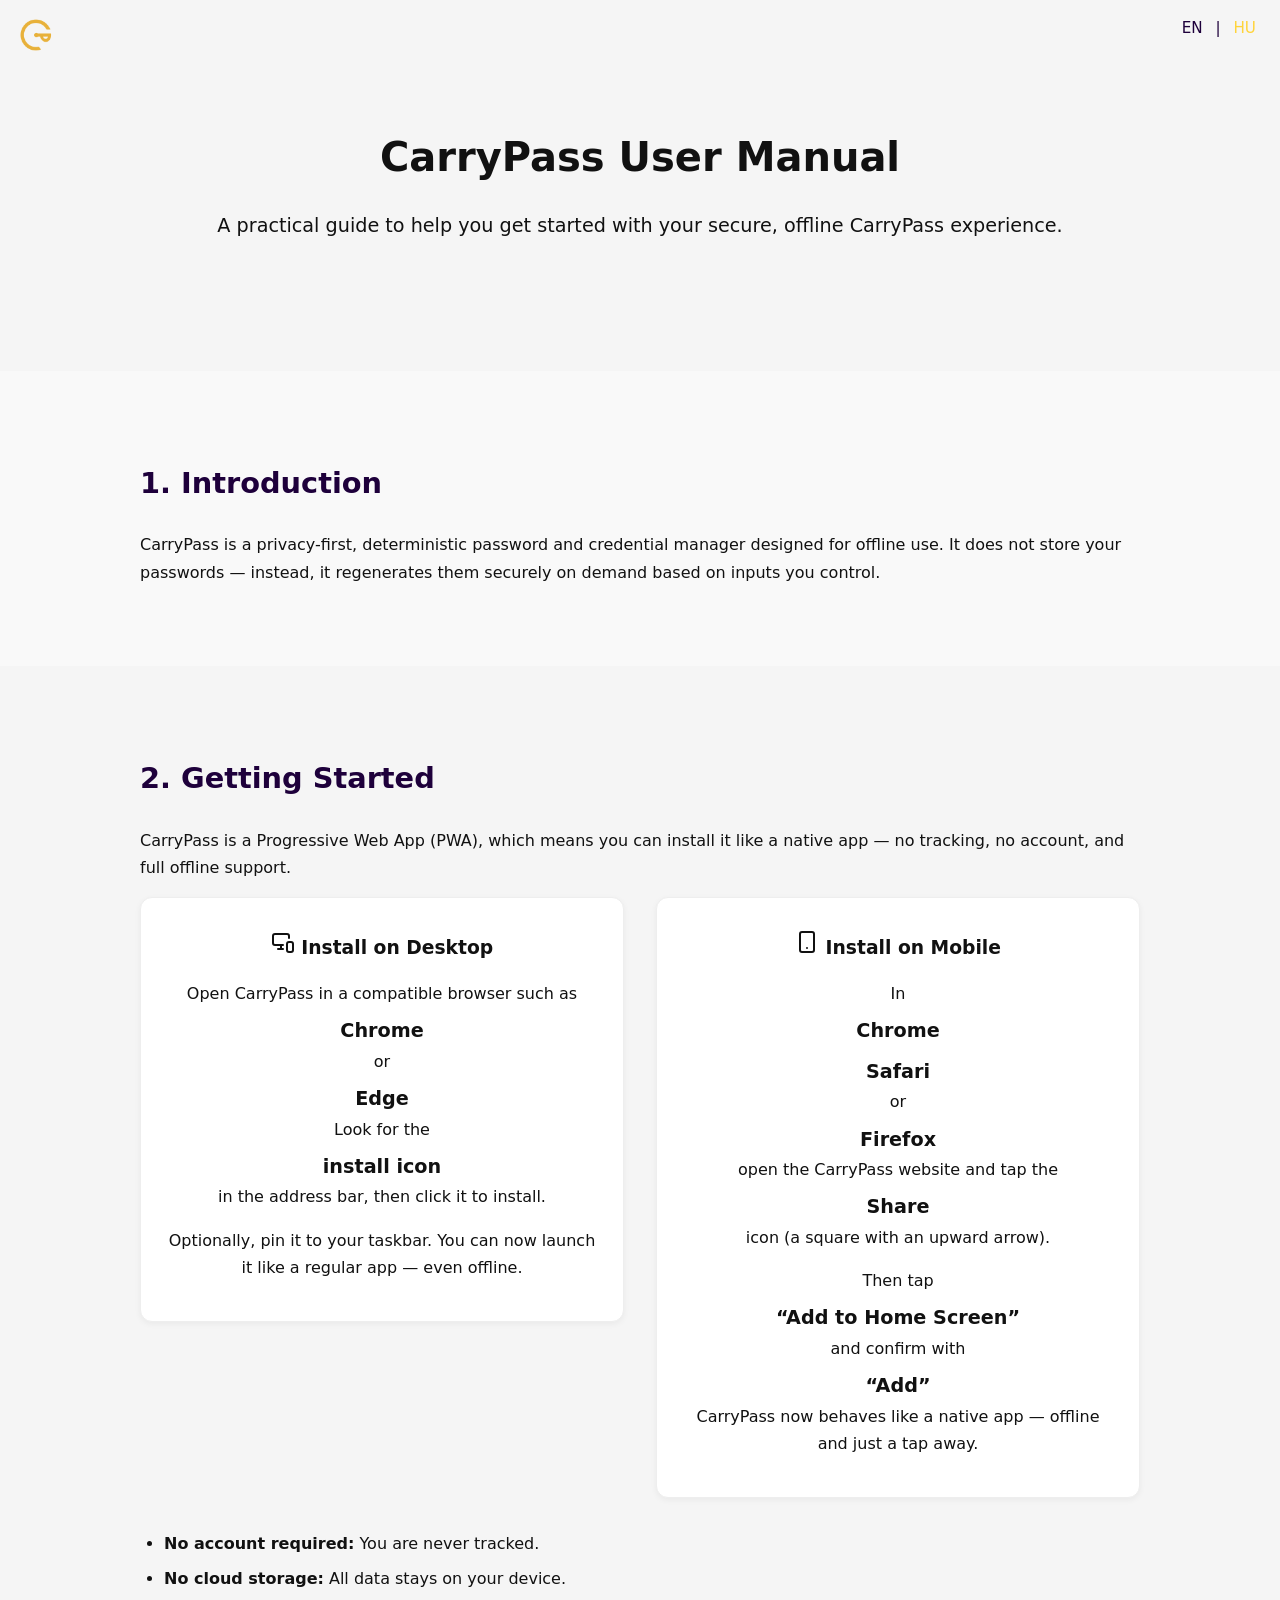
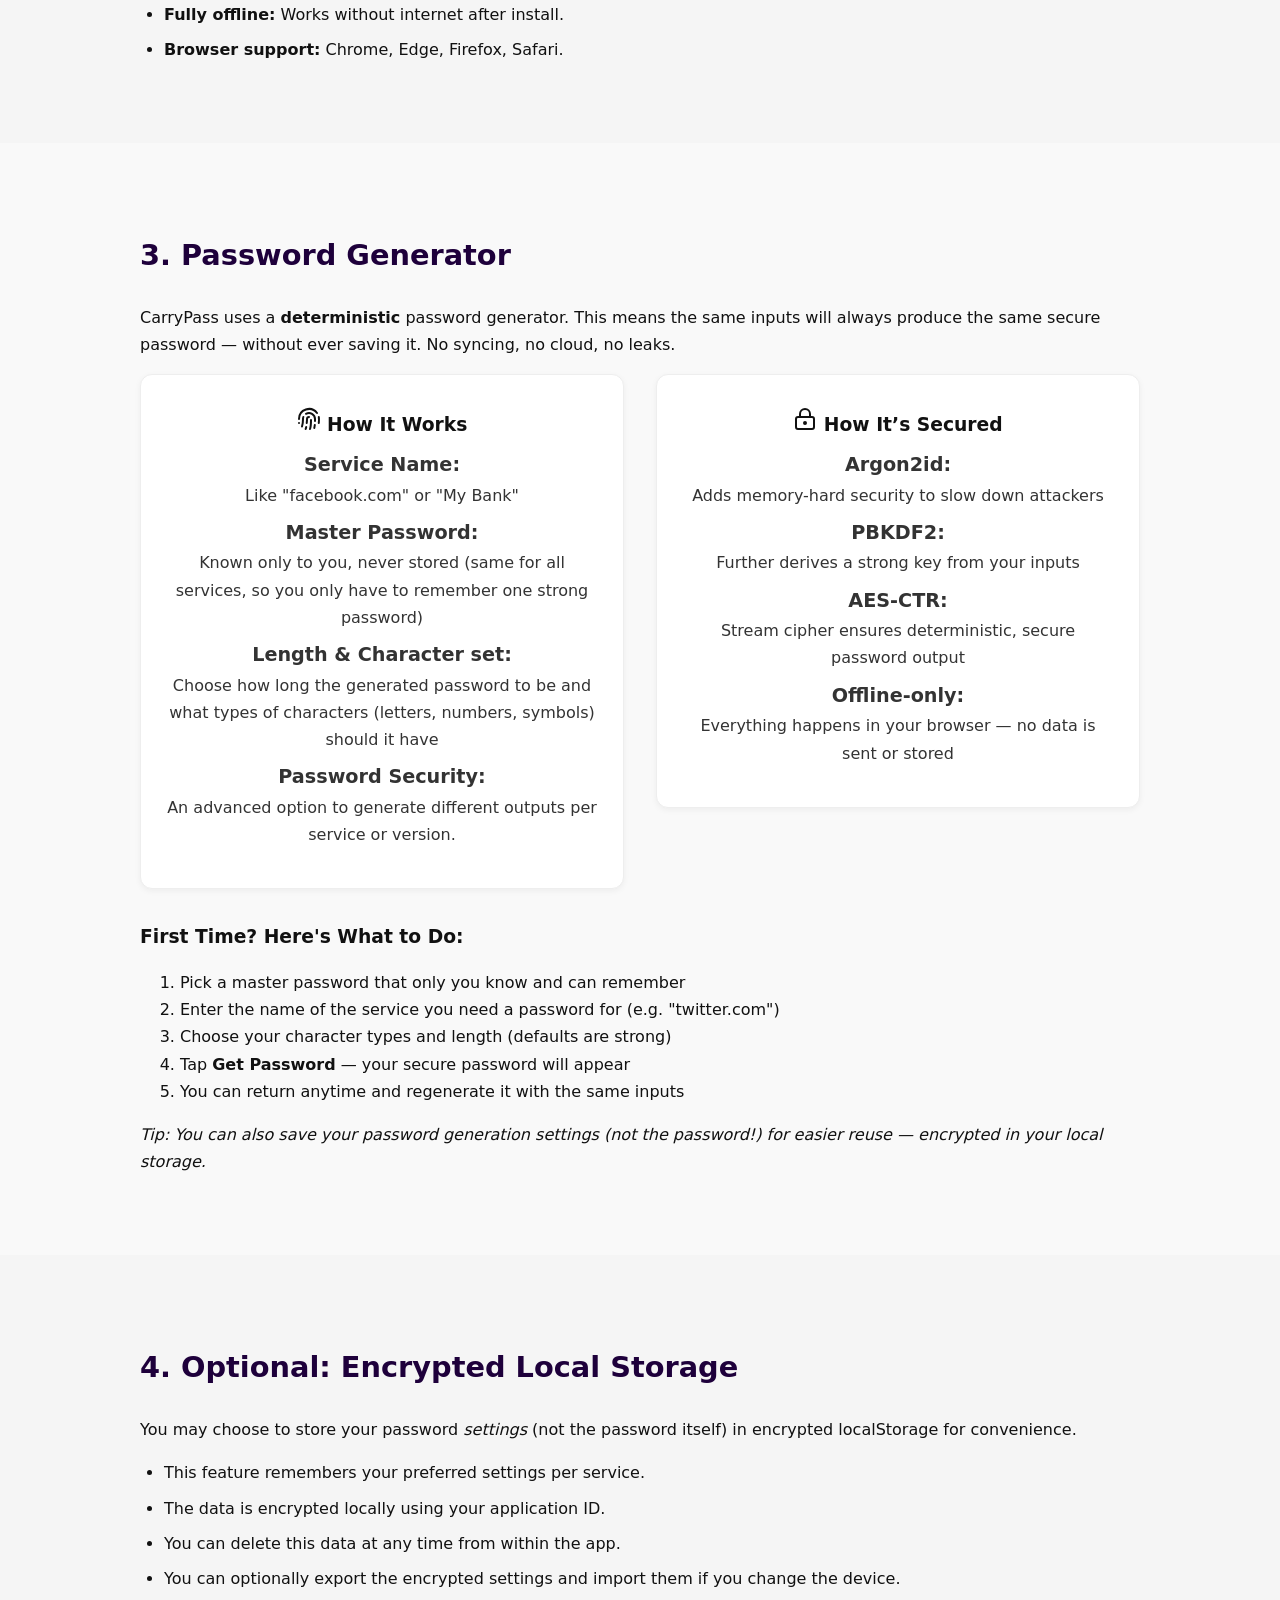
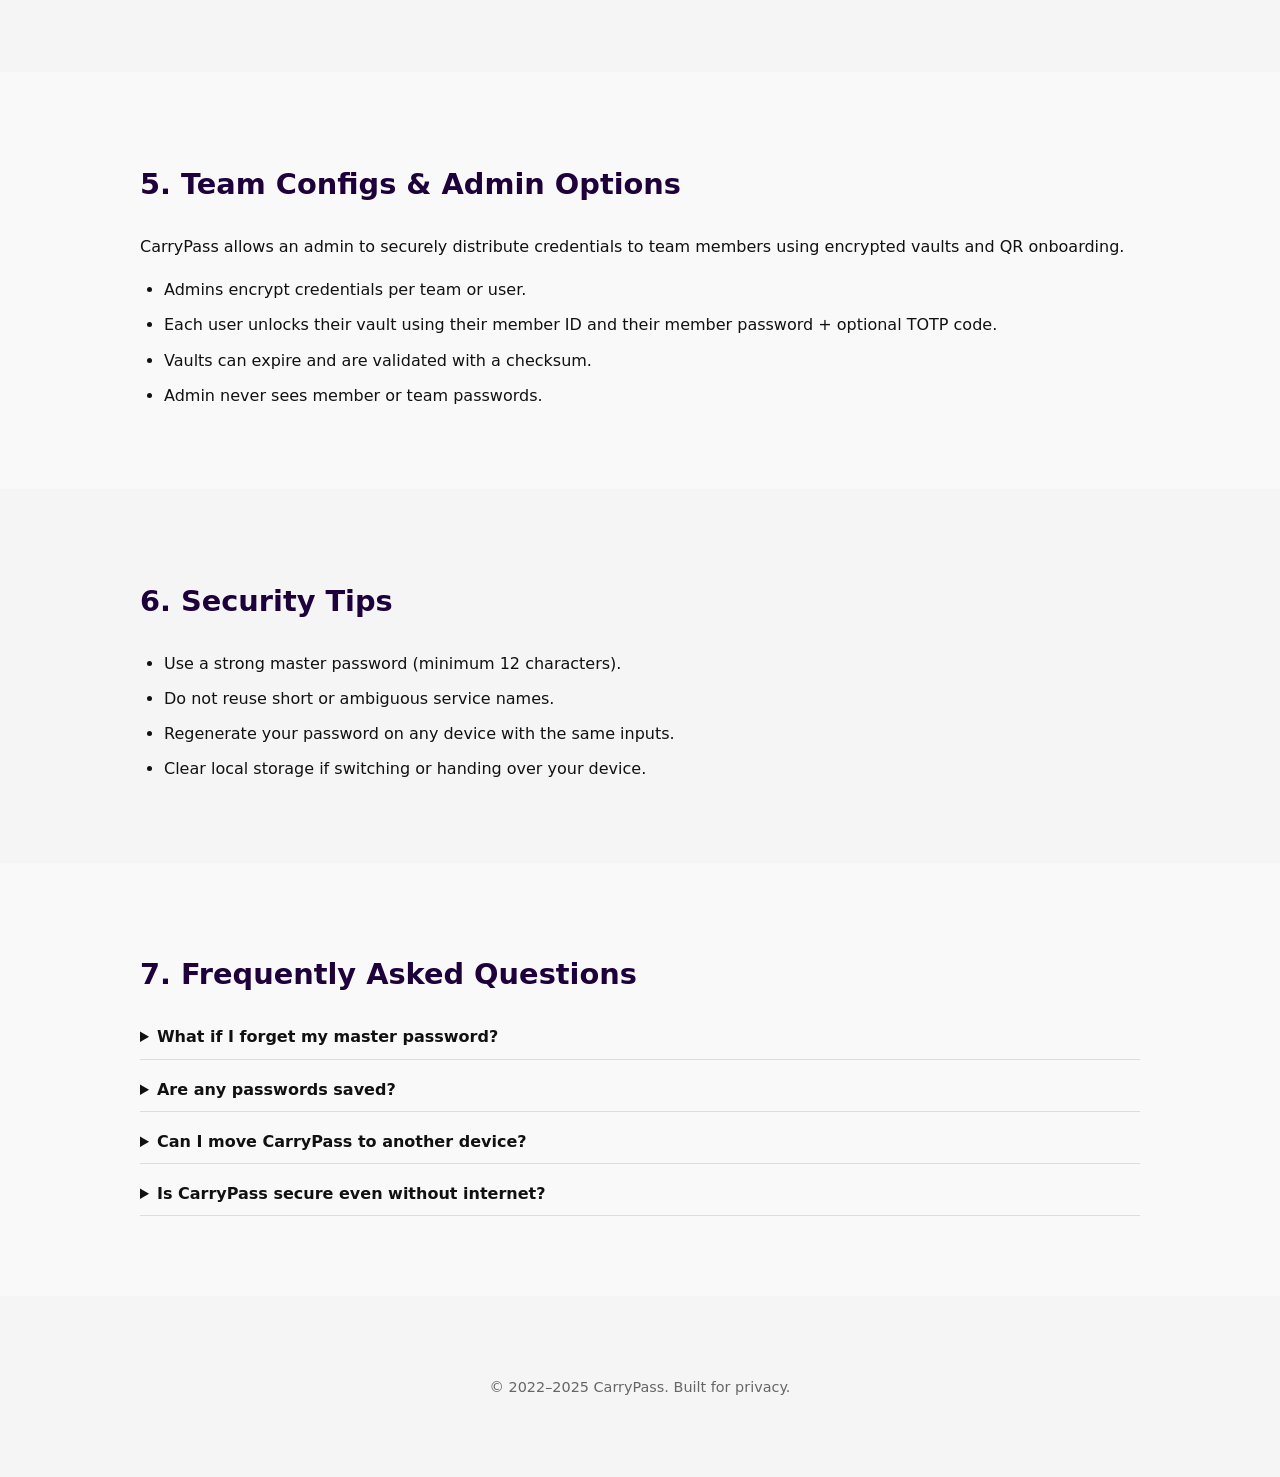
<file: carrypass-user-manual.html>
<!DOCTYPE html>
<html lang="en">
<head>
  <meta charset="UTF-8" />
  <meta name="viewport" content="width=device-width, initial-scale=1.0" />
  <title>CarryPass User Manual</title>
  <link rel="stylesheet" href="carrypass-theme.css">
  <script src="lucide.min.js"></script>
  <style>
    .faq-item summary {
      cursor: pointer;
      font-weight: bold;
      margin-top: 1rem;
    }
    .faq-item {
      margin-bottom: 1rem;
      border-bottom: 1px solid #ddd;
      padding-bottom: 0.5rem;
    }
  </style>
</head>
<body>
  <a href="index.html" class="logo-link">
    <img src="carrypass-gold-transparent.png" alt="CarryPass logo" class="logo-img">
  </a>
  <div class="lang-toggle">
    <a href="carrypass-user-manual.html" class="lang-link active">EN</a>
    |
    <a href="carrypass-user-manual_hu.html" class="lang-link">HU</a>
  </div>
  <header class="hero">
    <div class="container">
      <h1>CarryPass User Manual</h1>
      <p>A practical guide to help you get started with your secure, offline CarryPass experience.</p>
    </div>
  </header>

  <section class="section alt">
    <div class="container">
      <h2>1. Introduction</h2>
      <p>CarryPass is a privacy-first, deterministic password and credential manager designed for offline use. It does not store your passwords — instead, it regenerates them securely on demand based on inputs you control.</p>
    </div>
  </section>

  <section class="section">
    <div class="container">
      <h2>2. Getting Started</h2>
      <p>CarryPass is a Progressive Web App (PWA), which means you can install it like a native app — no tracking, no account, and full offline support.</p>

      <div class="grid split">
        <div class="card">
          <h3><i data-lucide="monitor-smartphone" class="icon-small"></i> Install on Desktop</h3>
          <p>Open CarryPass in a compatible browser such as <strong>Chrome</strong> or <strong>Edge</strong> Look for the <strong>install icon</strong> in the address bar, then click it to install.</p>
          <p>Optionally, pin it to your taskbar. You can now launch it like a regular app — even offline.</p>
        </div>

        <div class="card">
          <h3><i data-lucide="smartphone" class="icon-small"></i> Install on Mobile</h3>
          <p>In <strong>Chrome</strong> <strong>Safari</strong> or <strong>Firefox</strong> open the CarryPass website and tap the <strong>Share</strong> icon (a square with an upward arrow).</p>
          <p>Then tap <strong>“Add to Home Screen”</strong> and confirm with <strong>“Add”</strong> CarryPass now behaves like a native app — offline and just a tap away.</p>
        </div>
      </div>

      <ul style="margin-top: 2rem;">
        <li><strong>No account required:</strong> You are never tracked.</li>
        <li><strong>No cloud storage:</strong> All data stays on your device.</li>
        <li><strong>Fully offline:</strong> Works without internet after install.</li>
        <li><strong>Browser support:</strong> Chrome, Edge, Firefox, Safari.</li>
      </ul>
    </div>
  </section>


<section class="section alt"> 
  <div class="container">
    <h2>3. Password Generator</h2>
    <p>CarryPass uses a <strong>deterministic</strong> password generator. This means the same inputs will always produce the same secure password — without ever saving it. No syncing, no cloud, no leaks.</p>

    <div class="grid split">
      <div class="card">
        <h3><i data-lucide="fingerprint" class="icon-small"></i> How It Works</h3>
        <ul>
          <li><strong>Service Name:</strong> Like "facebook.com" or "My Bank"</li>
          <li><strong>Master Password:</strong> Known only to you, never stored (same for all services, so you only have to remember one strong password)</li>
          <li><strong>Length & Character set:</strong> Choose how long the generated password to be and what types of characters (letters, numbers, symbols) should it have</li>
          <li><strong>Password Security:</strong> An advanced option to generate different outputs per service or version.</li>
        </ul>
      </div>

      <div class="card">
        <h3><i data-lucide="lock-keyhole" class="icon-small"></i> How It’s Secured</h3>
        <ul>
        <li><strong>Argon2id:</strong> Adds memory-hard security to slow down attackers</li>
        <li><strong>PBKDF2:</strong> Further derives a strong key from your inputs</li>
        <li><strong>AES-CTR:</strong> Stream cipher ensures deterministic, secure password output</li>
        <li><strong>Offline-only:</strong> Everything happens in your browser — no data is sent or stored</li>
        </ul>
      </div>
    </div>

    <div style="margin-top: 2rem;">
      <h3>First Time? Here's What to Do:</h3>
      <ol>
        <li>Pick a master password that only you know and can remember</li>
        <li>Enter the name of the service you need a password for (e.g. "twitter.com")</li>
        <li>Choose your character types and length (defaults are strong)</li>
        <li>Tap <strong>Get Password</strong> — your secure password will appear</li>
        <li>You can return anytime and regenerate it with the same inputs</li>
      </ol>
      <p><em>Tip: You can also save your password generation settings (not the password!) for easier reuse — encrypted in your local storage.</em></p>
    </div>
  </div>
</section>


  <section class="section">
    <div class="container">
      <h2>4. Optional: Encrypted Local Storage</h2>
      <p>You may choose to store your password <em>settings</em> (not the password itself) in encrypted localStorage for convenience.</p>
      <ul>
        <li>This feature remembers your preferred settings per service.</li>
        <li>The data is encrypted locally using your application ID.</li>
        <li>You can delete this data at any time from within the app.</li>
        <li>You can optionally export the encrypted settings and import them if you change the device.</li>
      </ul>
    </div>
  </section>

  <section class="section alt">
    <div class="container">
      <h2>5. Team Configs & Admin Options</h2>
      <p>CarryPass allows an admin to securely distribute credentials to team members using encrypted vaults and QR onboarding.</p>
      <ul>
        <li>Admins encrypt credentials per team or user.</li>
        <li>Each user unlocks their vault using their member ID and their member password + optional TOTP code.</li>
        <li>Vaults can expire and are validated with a checksum.</li>
        <li>Admin never sees member or team passwords.</li>
      </ul>
    </div>
  </section>

  <section class="section">
    <div class="container">
      <h2>6. Security Tips</h2>
      <ul>
        <li>Use a strong master password (minimum 12 characters).</li>
        <li>Do not reuse short or ambiguous service names.</li>
        <li>Regenerate your password on any device with the same inputs.</li>
        <li>Clear local storage if switching or handing over your device.</li>
      </ul>
    </div>
  </section>

  <section class="section alt">
    <div class="container">
      <h2>7. Frequently Asked Questions</h2>
      <details class="faq-item">
        <summary>What if I forget my master password?</summary>
        <p>There’s no way to recover your password. CarryPass never stores it. But if you remember the same inputs (service name + master password), it will regenerate the same password every time.</p>
      </details>
      <details class="faq-item">
        <summary>Are any passwords saved?</summary>
        <p>No. Your passwords are calculated, not stored. Only your settings can be optionally encrypted and saved locally — nothing else.</p>
      </details>
      <details class="faq-item">
        <summary>Can I move CarryPass to another device?</summary>
        <p>Yes. Since CarryPass doesn’t store your credentials, you can simply reinstall it on a new device. Use the same inputs to get the same results.</p>
      </details>
      <details class="faq-item">
        <summary>Is CarryPass secure even without internet?</summary>
        <p>Yes. It is designed to be offline-first. All cryptographic operations run in your browser using standard AES, PBKDF2 and Argon2id.</p>
      </details>
    </div>
  </section>

  <footer class="footer">
    <div class="container">
      <p>&copy; 2022–2025 CarryPass. Built for privacy.</p>
    </div>
  </footer>

  <script>
    lucide.createIcons();
  </script>
</body>
</html>
</file>
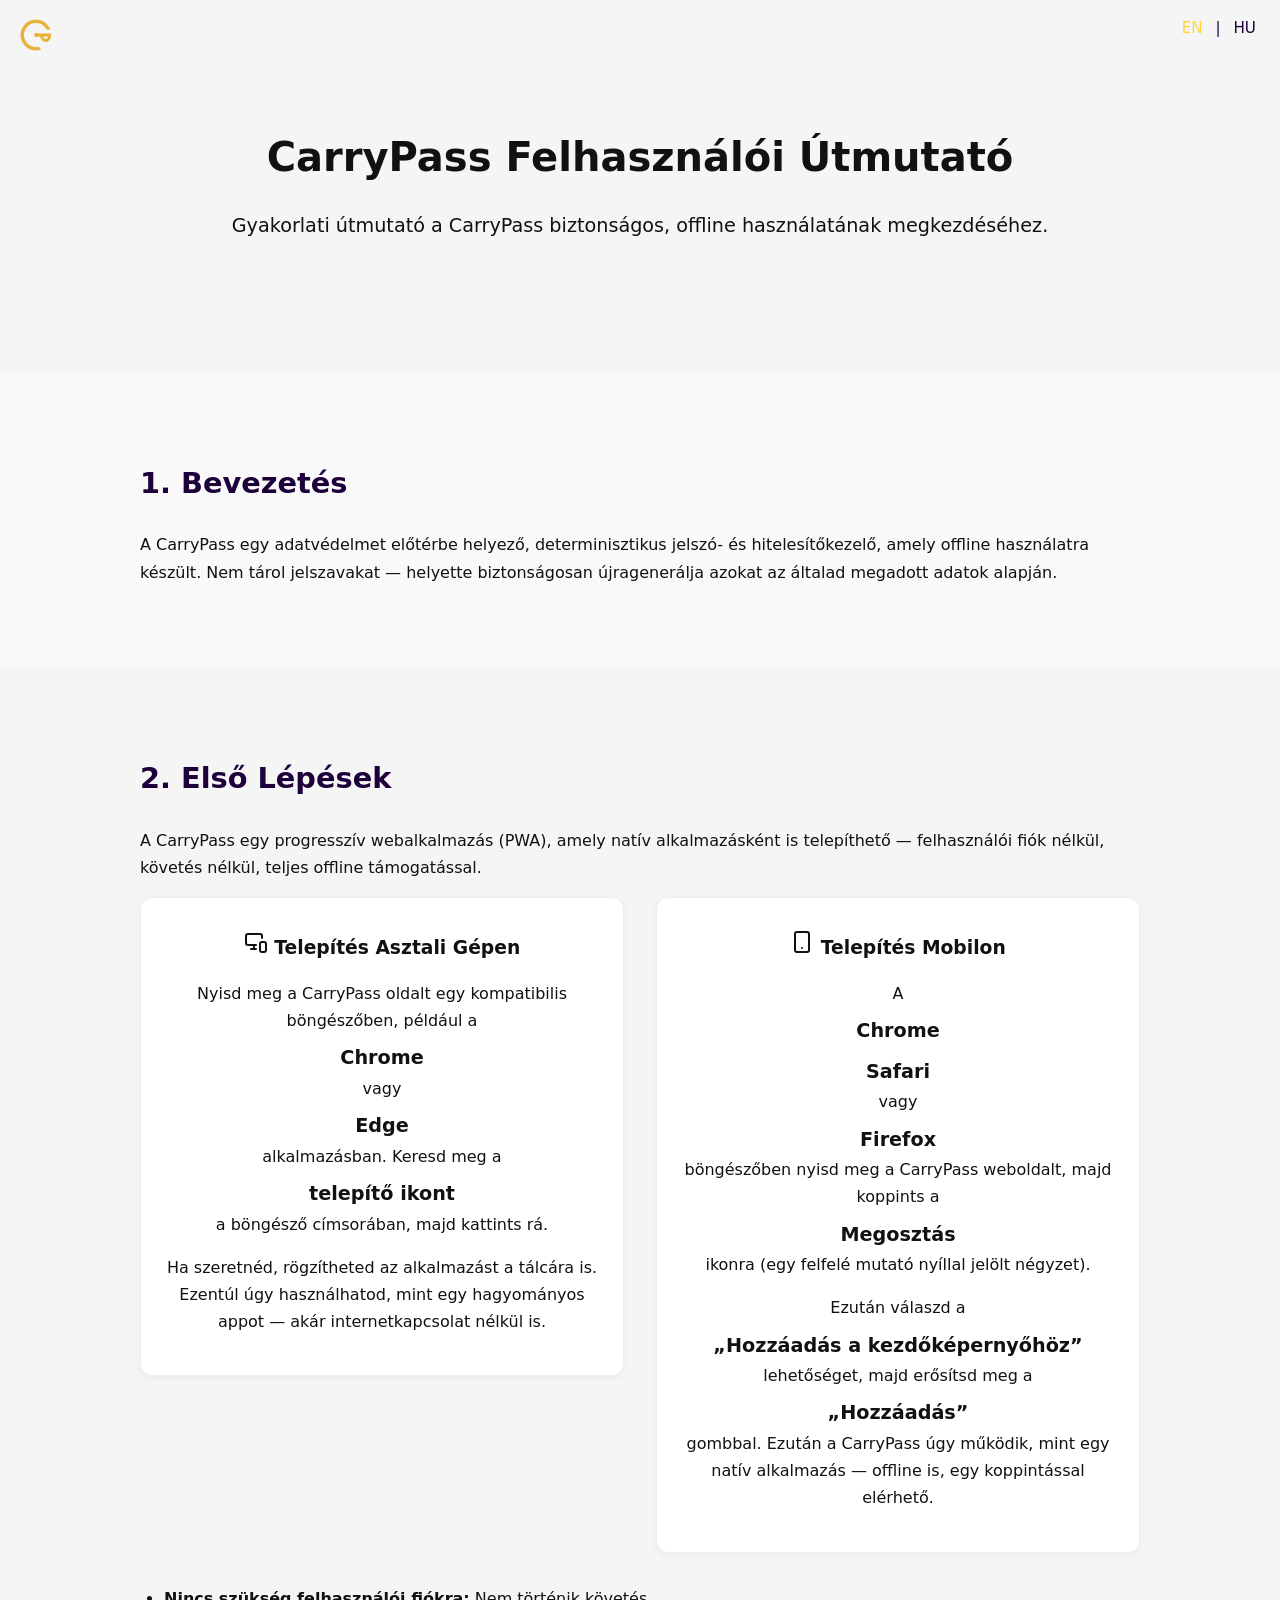
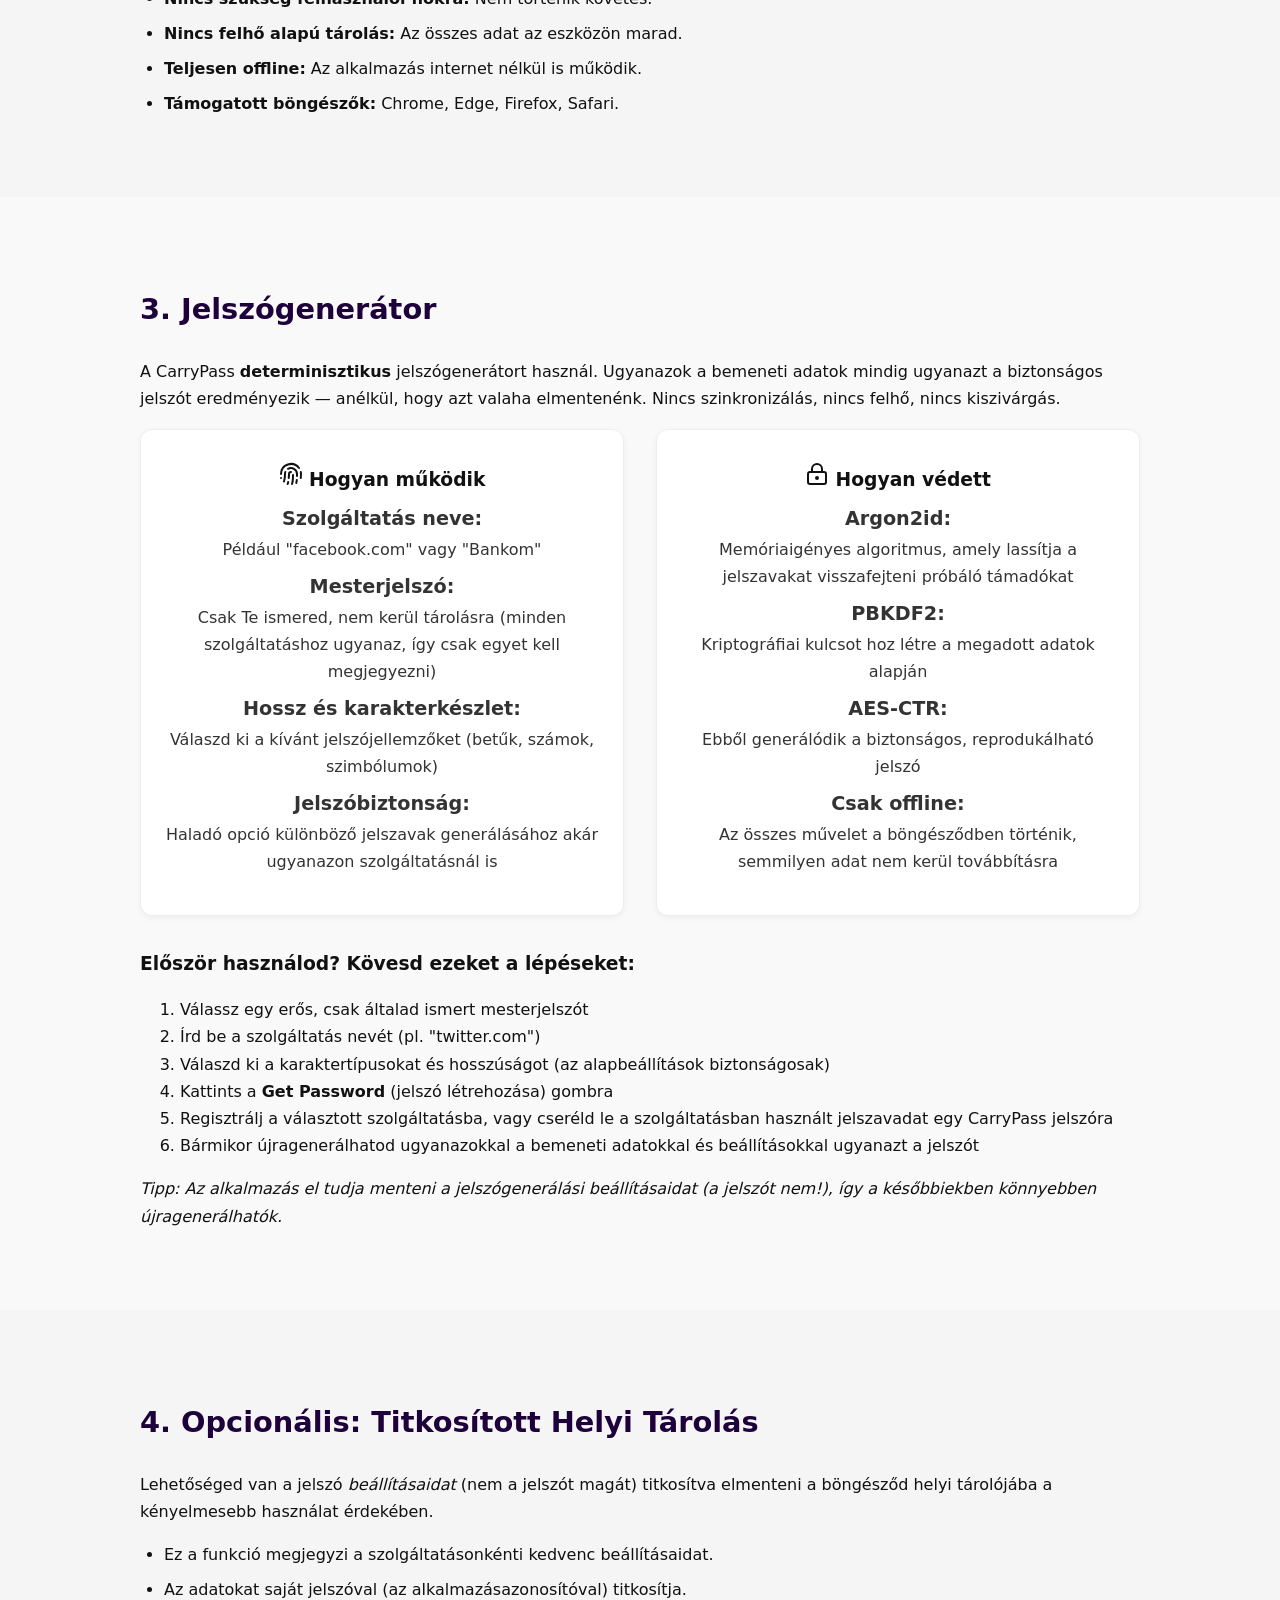
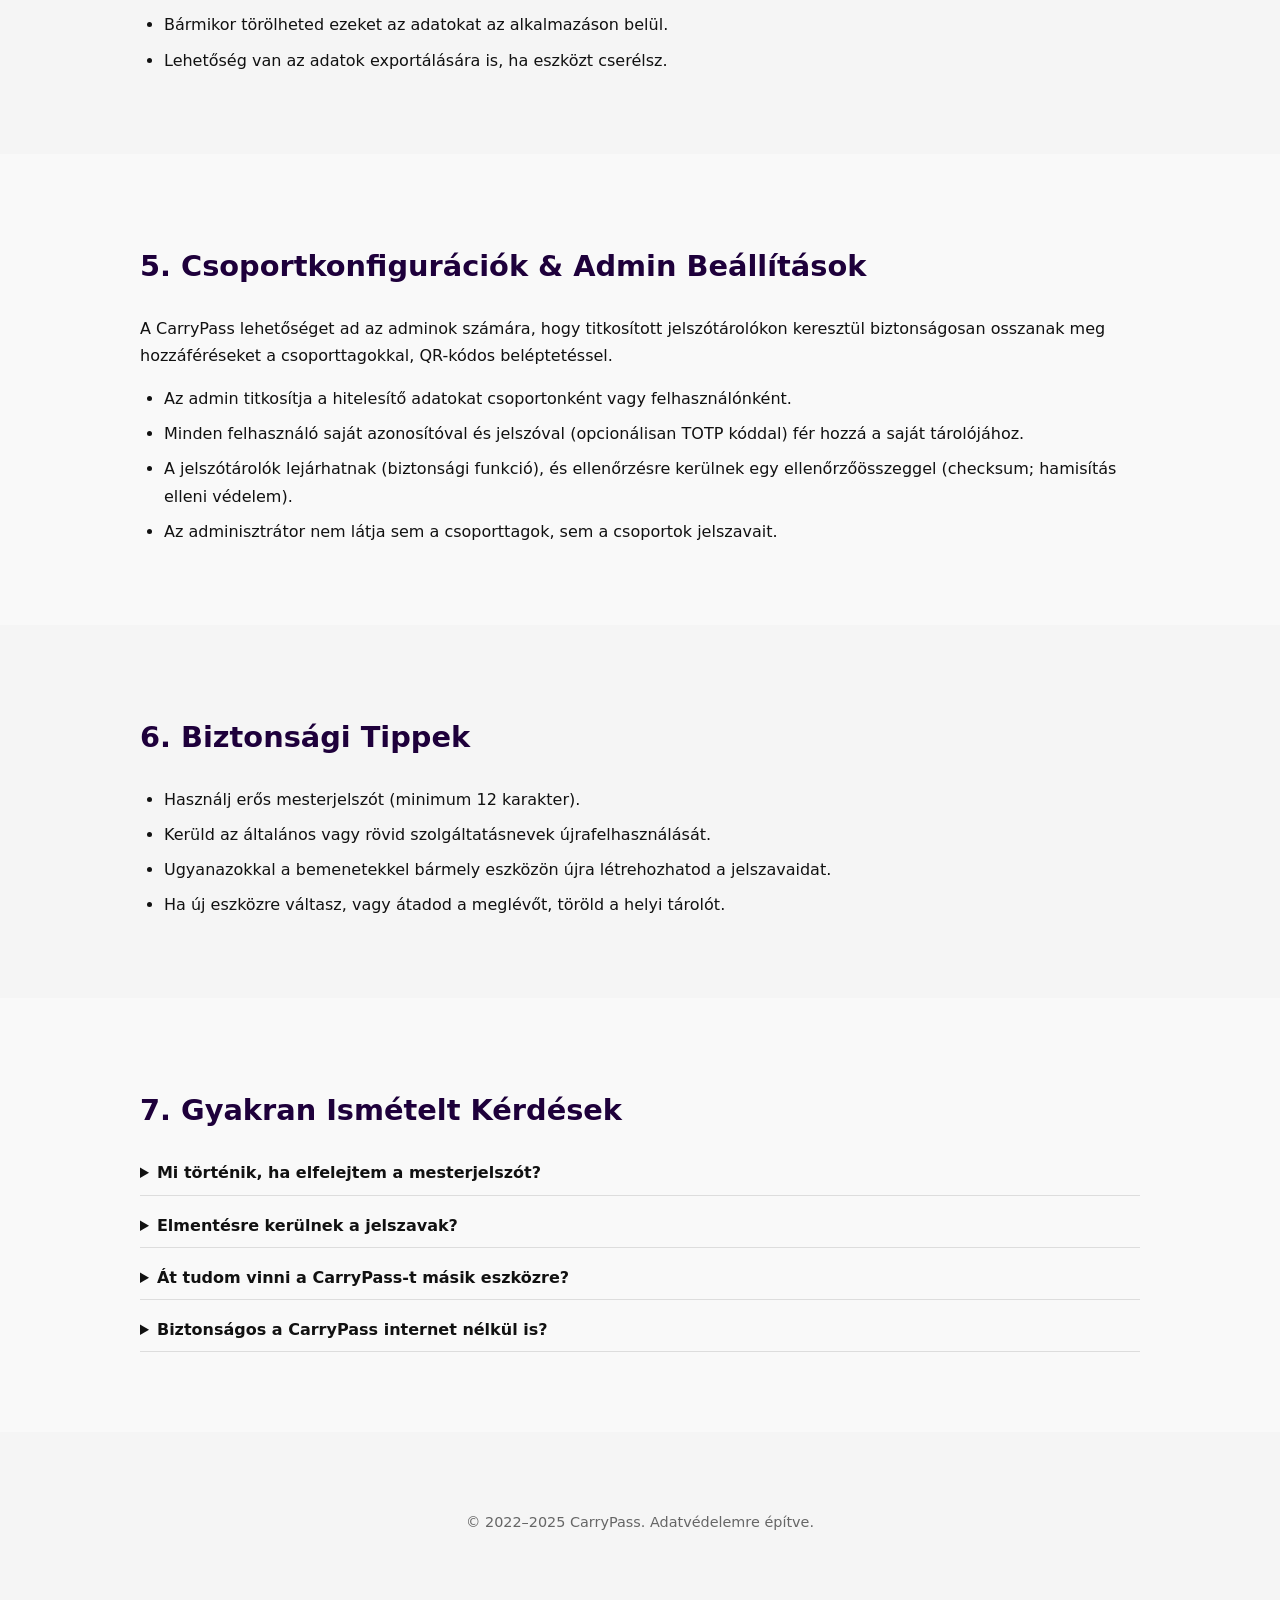
<file: carrypass-user-manual_hu.html>
<!DOCTYPE html>
<html lang="hu">
<head>
  <meta charset="UTF-8" />
  <meta name="viewport" content="width=device-width, initial-scale=1.0" />
  <title>CarryPass Felhasználói Útmutató</title>
  <link rel="stylesheet" href="carrypass-theme.css">
  <script src="lucide.min.js"></script> 
  <style>
    .faq-item summary {
      cursor: pointer;
      font-weight: bold;
      margin-top: 1rem;
    }
    .faq-item {
      margin-bottom: 1rem;
      border-bottom: 1px solid #ddd;
      padding-bottom: 0.5rem;
    }
  </style>
</head>
<body>
  <a href="index.html" class="logo-link">
    <img src="carrypass-gold-transparent.png" alt="CarryPass logo" class="logo-img">
  </a>
  <div class="lang-toggle">
    <a href="carrypass-user-manual.html" class="lang-link">EN</a>
    |
    <a href="carrypass-user-manual_hu.html" class="lang-link active">HU</a>
  </div>
  <header class="hero">
    <div class="container">
      <h1>CarryPass Felhasználói Útmutató</h1>
      <p>Gyakorlati útmutató a CarryPass biztonságos, offline használatának megkezdéséhez.</p>
    </div>
  </header>

  <section class="section alt">
    <div class="container">
      <h2>1. Bevezetés</h2>
      <p>A CarryPass egy adatvédelmet előtérbe helyező, determinisztikus jelszó- és hitelesítőkezelő, amely offline használatra készült. Nem tárol jelszavakat — helyette biztonságosan újragenerálja azokat az általad megadott adatok alapján.</p>
    </div>
  </section>

  <section class="section">
    <div class="container">
      <h2>2. Első Lépések</h2>
      <p>A CarryPass egy progresszív webalkalmazás (PWA), amely natív alkalmazásként is telepíthető — felhasználói fiók nélkül, követés nélkül, teljes offline támogatással.</p>

      <div class="grid split">
        <div class="card">
          <h3><i data-lucide="monitor-smartphone" class="icon-small"></i> Telepítés Asztali Gépen</h3>
          <p>Nyisd meg a CarryPass oldalt egy kompatibilis böngészőben, például a <strong>Chrome</strong> vagy <strong>Edge</strong> alkalmazásban. Keresd meg a <strong>telepítő ikont</strong> a böngésző címsorában, majd kattints rá.</p>
          <p>Ha szeretnéd, rögzítheted az alkalmazást a tálcára is. Ezentúl úgy használhatod, mint egy hagyományos appot — akár internetkapcsolat nélkül is.</p>
        </div>

        <div class="card">
          <h3><i data-lucide="smartphone" class="icon-small"></i> Telepítés Mobilon</h3>
          <p>A <strong>Chrome</strong> <strong>Safari</strong> vagy <strong>Firefox</strong> böngészőben nyisd meg a CarryPass weboldalt, majd koppints a <strong>Megosztás</strong> ikonra (egy felfelé mutató nyíllal jelölt négyzet).</p>
          <p>Ezután válaszd a <strong>„Hozzáadás a kezdőképernyőhöz”</strong> lehetőséget, majd erősítsd meg a <strong>„Hozzáadás”</strong> gombbal. Ezután a CarryPass úgy működik, mint egy natív alkalmazás — offline is, egy koppintással elérhető.</p>
        </div>
      </div>

      <ul style="margin-top: 2rem;">
        <li><strong>Nincs szükség felhasználói fiókra:</strong> Nem történik követés.</li>
        <li><strong>Nincs felhő alapú tárolás:</strong> Az összes adat az eszközön marad.</li>
        <li><strong>Teljesen offline:</strong> Az alkalmazás internet nélkül is működik.</li>
        <li><strong>Támogatott böngészők:</strong> Chrome, Edge, Firefox, Safari.</li>
      </ul>
    </div>
  </section>

<section class="section alt"> 
  <div class="container">
    <h2>3. Jelszógenerátor</h2>
    <p>A CarryPass <strong>determinisztikus</strong> jelszógenerátort használ. Ugyanazok a bemeneti adatok mindig ugyanazt a biztonságos jelszót eredményezik — anélkül, hogy azt valaha elmentenénk. Nincs szinkronizálás, nincs felhő, nincs kiszivárgás.</p>

    <div class="grid split">
      <div class="card">
        <h3><i data-lucide="fingerprint" class="icon-small"></i> Hogyan működik</h3>
        <ul>
          <li><strong>Szolgáltatás neve:</strong> Például "facebook.com" vagy "Bankom"</li>
          <li><strong>Mesterjelszó:</strong> Csak Te ismered, nem kerül tárolásra (minden szolgáltatáshoz ugyanaz, így csak egyet kell megjegyezni)</li>
          <li><strong>Hossz és karakterkészlet:</strong> Válaszd ki a kívánt jelszójellemzőket (betűk, számok, szimbólumok)</li>
          <li><strong>Jelszóbiztonság:</strong> Haladó opció különböző jelszavak generálásához akár ugyanazon szolgáltatásnál is</li>
        </ul>
      </div>

      <div class="card">
        <h3><i data-lucide="lock-keyhole" class="icon-small"></i> Hogyan védett</h3>
        <ul>
        <li><strong>Argon2id:</strong> Memóriaigényes algoritmus, amely lassítja a jelszavakat visszafejteni próbáló támadókat</li>
        <li><strong>PBKDF2:</strong> Kriptográfiai kulcsot hoz létre a megadott adatok alapján</li>
        <li><strong>AES-CTR:</strong> Ebből generálódik a biztonságos, reprodukálható jelszó</li>
        <li><strong>Csak offline:</strong> Az összes művelet a böngésződben történik, semmilyen adat nem kerül továbbításra</li>
        </ul>
      </div>
    </div>

    <div style="margin-top: 2rem;">
      <h3>Először használod? Kövesd ezeket a lépéseket:</h3>
      <ol>
        <li>Válassz egy erős, csak általad ismert mesterjelszót</li>
        <li>Írd be a szolgáltatás nevét (pl. "twitter.com")</li>
        <li>Válaszd ki a karaktertípusokat és hosszúságot (az alapbeállítások biztonságosak)</li>
        <li>Kattints a <strong>Get Password</strong> (jelszó létrehozása) gombra</li>
        <li>Regisztrálj a választott szolgáltatásba, vagy cseréld le a szolgáltatásban használt jelszavadat egy CarryPass jelszóra</li>
        <li>Bármikor újragenerálhatod ugyanazokkal a bemeneti adatokkal és beállításokkal ugyanazt a jelszót</li>
      </ol>
      <p><em>Tipp: Az alkalmazás el tudja menteni a jelszógenerálási beállításaidat (a jelszót nem!), így a későbbiekben könnyebben újragenerálhatók.</em></p>
    </div>
  </div>
</section>

  <section class="section">
    <div class="container">
      <h2>4. Opcionális: Titkosított Helyi Tárolás</h2>
      <p>Lehetőséged van a jelszó <em>beállításaidat</em> (nem a jelszót magát) titkosítva elmenteni a böngésződ helyi tárolójába a kényelmesebb használat érdekében.</p>
      <ul>
        <li>Ez a funkció megjegyzi a szolgáltatásonkénti kedvenc beállításaidat.</li>
        <li>Az adatokat saját jelszóval (az alkalmazásazonosítóval) titkosítja.</li>
        <li>Bármikor törölheted ezeket az adatokat az alkalmazáson belül.</li>
        <li>Lehetőség van az adatok exportálására is, ha eszközt cserélsz.</li>
      </ul>
    </div>
  </section>

  <section class="section alt">
    <div class="container">
      <h2>5. Csoportkonfigurációk & Admin Beállítások</h2>
      <p>A CarryPass lehetőséget ad az adminok számára, hogy titkosított jelszótárolókon keresztül biztonságosan osszanak meg hozzáféréseket a csoporttagokkal, QR-kódos beléptetéssel.</p>
      <ul>
        <li>Az admin titkosítja a hitelesítő adatokat csoportonként vagy felhasználónként.</li>
        <li>Minden felhasználó saját azonosítóval és jelszóval (opcionálisan TOTP kóddal) fér hozzá a saját tárolójához.</li>
        <li>A jelszótárolók lejárhatnak (biztonsági funkció), és ellenőrzésre kerülnek egy ellenőrzőösszeggel (checksum; hamisítás elleni védelem).</li>
        <li>Az adminisztrátor nem látja sem a csoporttagok, sem a csoportok jelszavait.</li>
      </ul>
    </div>
  </section>

  <section class="section">
    <div class="container">
      <h2>6. Biztonsági Tippek</h2>
      <ul>
        <li>Használj erős mesterjelszót (minimum 12 karakter).</li>
        <li>Kerüld az általános vagy rövid szolgáltatásnevek újrafelhasználását.</li>
        <li>Ugyanazokkal a bemenetekkel bármely eszközön újra létrehozhatod a jelszavaidat.</li>
        <li>Ha új eszközre váltasz, vagy átadod a meglévőt, töröld a helyi tárolót.</li>
      </ul>
    </div>
  </section>

  <section class="section alt">
    <div class="container">
      <h2>7. Gyakran Ismételt Kérdések</h2>
      <details class="faq-item">
        <summary>Mi történik, ha elfelejtem a mesterjelszót?</summary>
        <p>Nem lehet visszaállítani a jelszót. A CarryPass soha nem tárolja. De ha emlékszel ugyanazokra a bemenetekre (szolgáltatás neve + mesterjelszó), a jelszó mindig újra előállítható.</p>
      </details>
      <details class="faq-item">
        <summary>Elmentésre kerülnek a jelszavak?</summary>
        <p>Nem. A jelszavakat mindig újraszámítja az alkalmazás. Csak a beállításokat lehet opcionálisan titkosítva elmenteni — mást nem.</p>
      </details>
      <details class="faq-item">
        <summary>Át tudom vinni a CarryPass-t másik eszközre?</summary>
        <p>Igen. Mivel a CarryPass nem tárol hitelesítő adatokat, elég csak újra telepíteni az új eszközön. Ugyanazokat a bemeneteket használva ugyanazokat az eredményeket kapod.</p>
      </details>
      <details class="faq-item">
        <summary>Biztonságos a CarryPass internet nélkül is?</summary>
        <p>Igen. Kifejezetten offline használatra készült. Minden titkosítási művelet a böngészőben történik, szabványos AES, PBKDF2 és Argon2id algoritmusokkal.</p>
      </details>
    </div>
  </section>

  <footer class="footer">
    <div class="container">
      <p>&copy; 2022–2025 CarryPass. Adatvédelemre építve.</p>
    </div>
  </footer>

  <script>
    lucide.createIcons();
  </script>
</body>
</html>
</file>
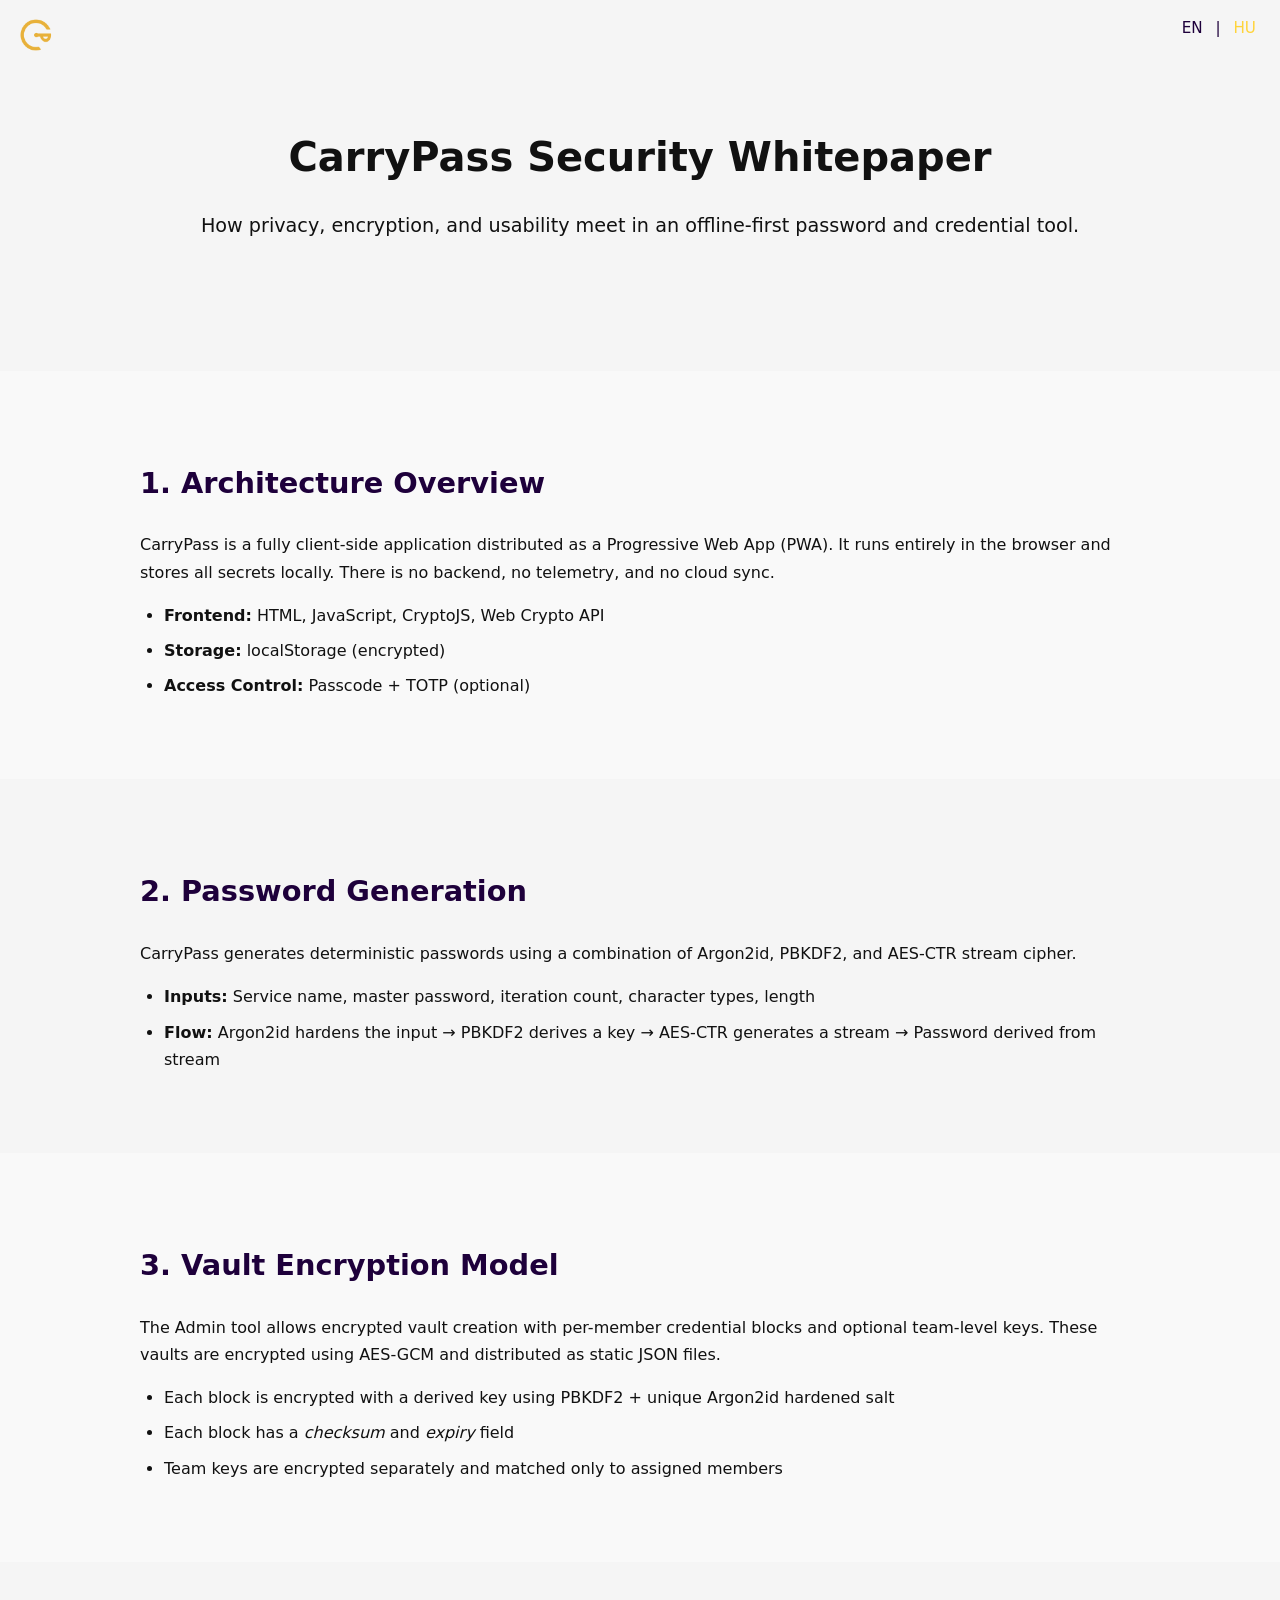
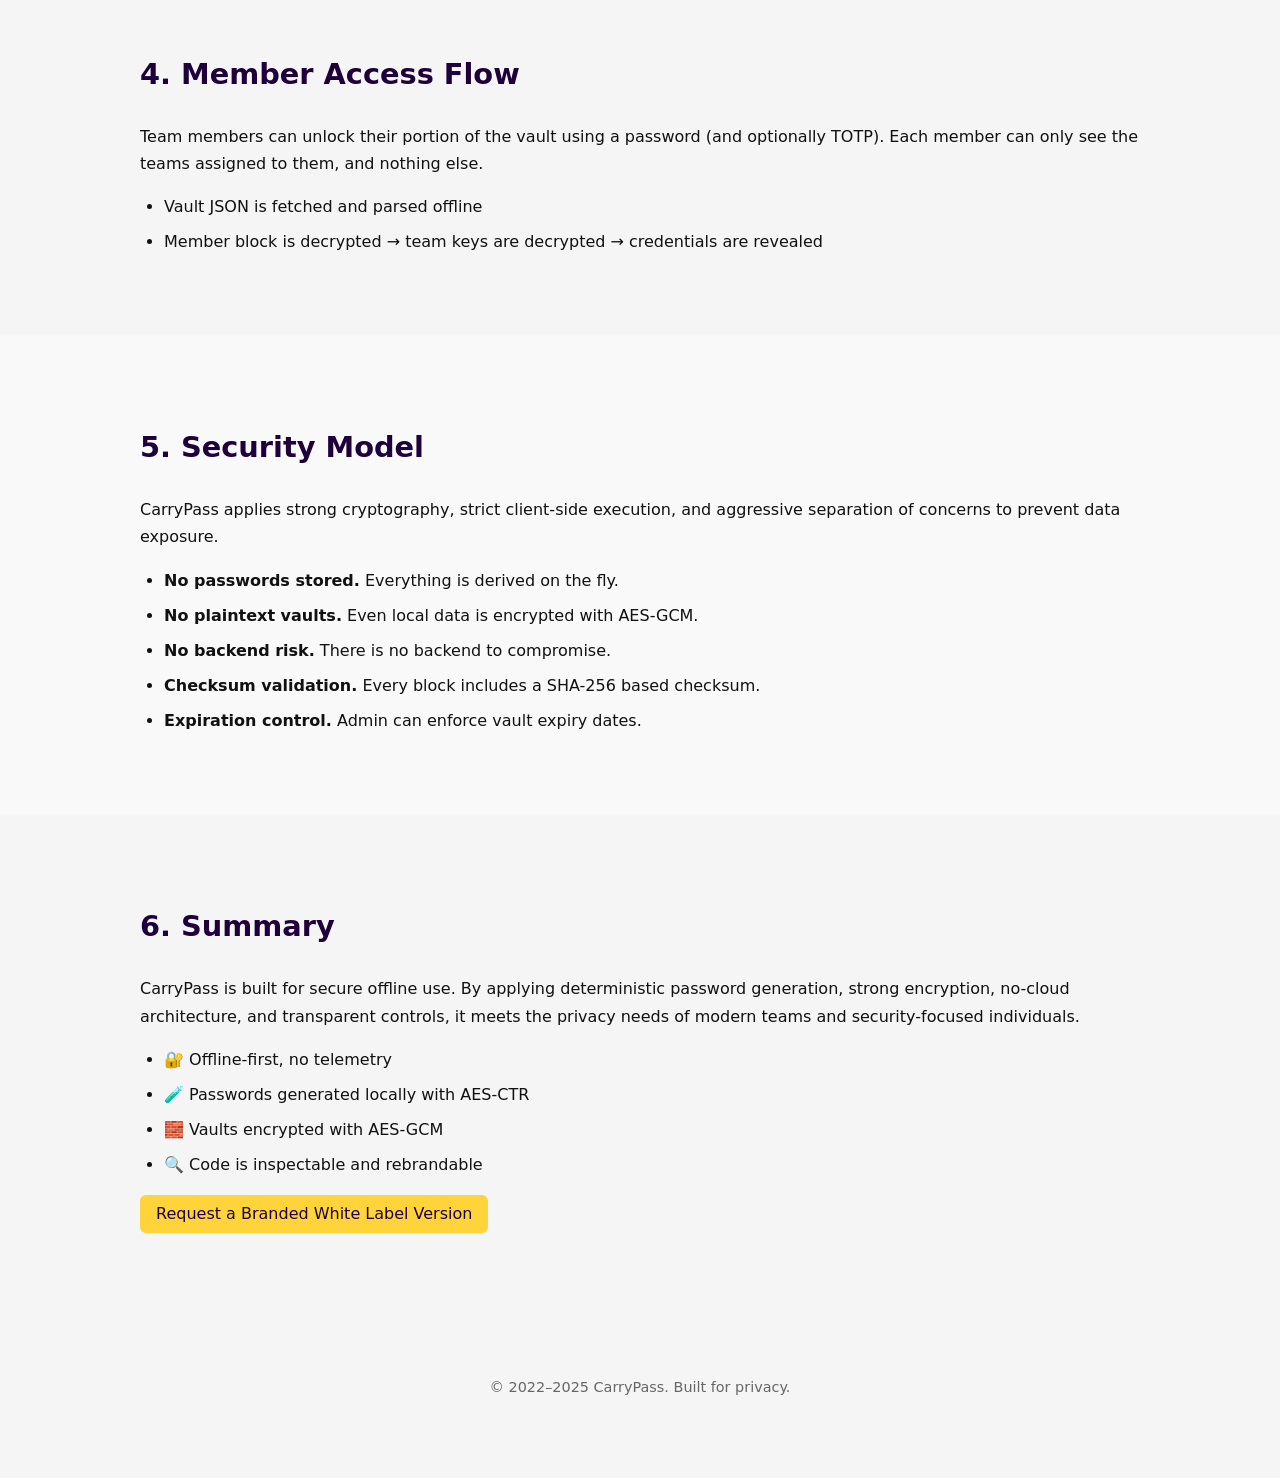
<file: carrypass-whitepaper.html>
<!DOCTYPE html>
<html lang="en">
<head>
  <meta charset="UTF-8" />
  <meta name="viewport" content="width=device-width, initial-scale=1.0" />
  <title>CarryPass Security Whitepaper</title>
  <script src="lucide.min.js"></script>
  <link rel="stylesheet" href="carrypass-theme.css">
</head>
<body>
  <a href="index.html" class="logo-link">
    <img src="carrypass-gold-transparent.png" alt="CarryPass logo" class="logo-img">
  </a>
  <div class="lang-toggle">
    <a href="carrypass-whitepaper.html" class="lang-link active">EN</a>
    |
    <a href="carrypass-whitepaper_hu.html" class="lang-link">HU</a>
  </div>
<header class="hero">
  <div class="container">
    <h1>CarryPass Security Whitepaper</h1>
    <p>How privacy, encryption, and usability meet in an offline-first password and credential tool.</p>
  </div>
</header>

<section class="section alt">
  <div class="container">
    <h2>1. Architecture Overview</h2>
    <p>CarryPass is a fully client-side application distributed as a Progressive Web App (PWA). It runs entirely in the browser and stores all secrets locally. There is no backend, no telemetry, and no cloud sync.</p>
    <ul>
      <li><strong>Frontend:</strong> HTML, JavaScript, CryptoJS, Web Crypto API</li>
      <li><strong>Storage:</strong> localStorage (encrypted)</li>
      <li><strong>Access Control:</strong> Passcode + TOTP (optional)</li>
    </ul>
  </div>
</section>

<section class="section">
  <div class="container">
  <h2>2. Password Generation</h2>
  <p>CarryPass generates deterministic passwords using a combination of Argon2id, PBKDF2, and AES-CTR stream cipher.</p>
  <ul>
    <li><strong>Inputs:</strong> Service name, master password, iteration count, character types, length</li>
    <li><strong>Flow:</strong> Argon2id hardens the input → PBKDF2 derives a key → AES-CTR generates a stream → Password derived from stream</li>
  </ul>
  </div>
</section>

<section class="section alt">
  <div class="container">
    <h2>3. Vault Encryption Model</h2>
    <p>The Admin tool allows encrypted vault creation with per-member credential blocks and optional team-level keys. These vaults are encrypted using AES-GCM and distributed as static JSON files.</p>
    <ul>
      <li>Each block is encrypted with a derived key using PBKDF2 + unique Argon2id hardened salt</li>
      <li>Each block has a <em>checksum</em> and <em>expiry</em> field</li>
      <li>Team keys are encrypted separately and matched only to assigned members</li>
    </ul>
  </div>
</section>

<section class="section">
  <div class="container">
    <h2>4. Member Access Flow</h2>
    <p>Team members can unlock their portion of the vault using a password (and optionally TOTP). Each member can only see the teams assigned to them, and nothing else.</p>
    <ul>
      <li>Vault JSON is fetched and parsed offline</li>
      <li>Member block is decrypted → team keys are decrypted → credentials are revealed</li>
    </ul>
  </div>
</section>

<section class="section alt">
  <div class="container">
    <h2>5. Security Model</h2>
    <p>CarryPass applies strong cryptography, strict client-side execution, and aggressive separation of concerns to prevent data exposure.</p>
    <ul>
      <li><strong>No passwords stored.</strong> Everything is derived on the fly.</li>
      <li><strong>No plaintext vaults.</strong> Even local data is encrypted with AES-GCM.</li>
      <li><strong>No backend risk.</strong> There is no backend to compromise.</li>
      <li><strong>Checksum validation.</strong> Every block includes a SHA-256 based checksum.</li>
      <li><strong>Expiration control.</strong> Admin can enforce vault expiry dates.</li>
    </ul>
  </div>
</section>

<section class="section">
  <div class="container">
    <h2>6. Summary</h2>
    <p>CarryPass is built for secure offline use. By applying deterministic password generation, strong encryption, no-cloud architecture, and transparent controls, it meets the privacy needs of modern teams and security-focused individuals.</p>
    <ul>
      <li>🔐 Offline-first, no telemetry</li>
      <li>🧪 Passwords generated locally with AES-CTR</li>
      <li>🧱 Vaults encrypted with AES-GCM</li>
      <li>🔍 Code is inspectable and rebrandable</li>
    </ul>
    <a href="carrypass-landing.html#contact" class="btn primary">Request a Branded White Label Version</a>
  </div>
</section>

<footer class="footer">
  <div class="container">
    <p>&copy; 2022–2025 CarryPass. Built for privacy.</p>
  </div>
</footer>

<script>
  lucide.createIcons();
</script>

</body>
</html>
</file>
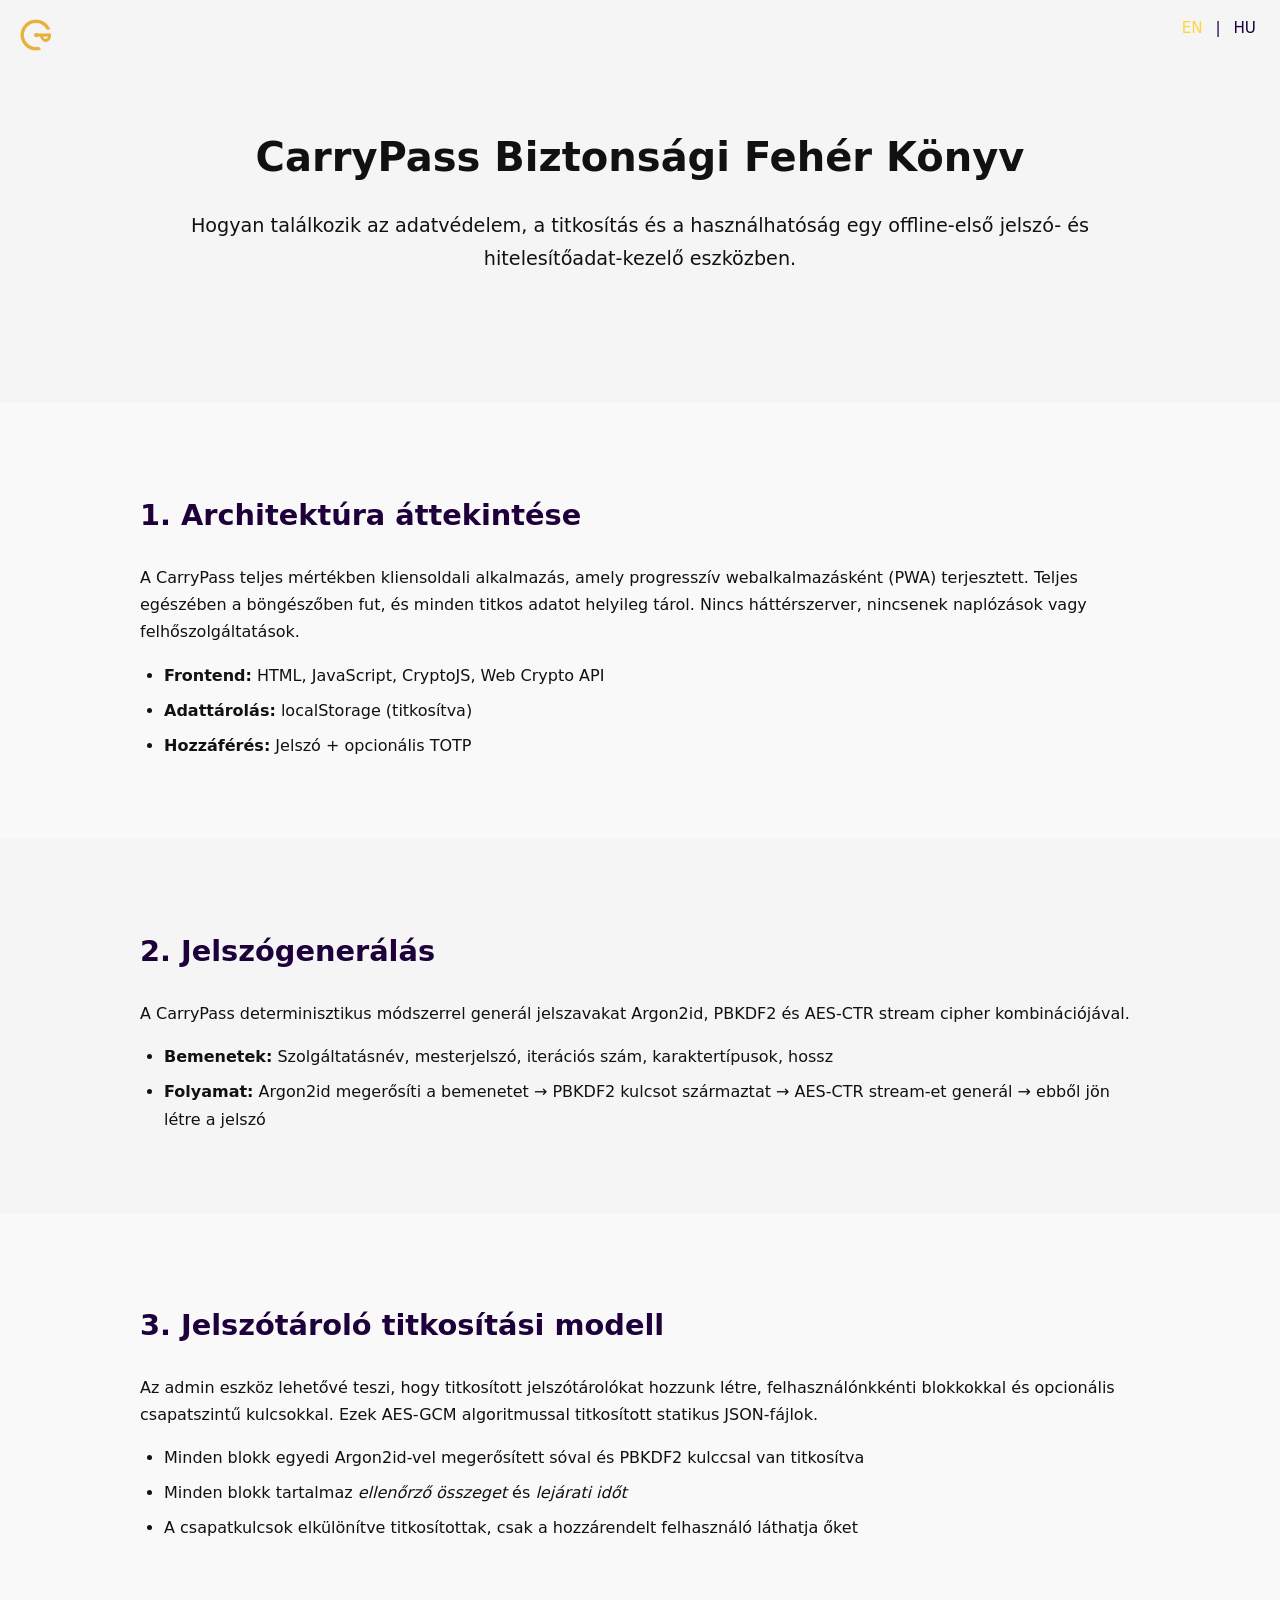
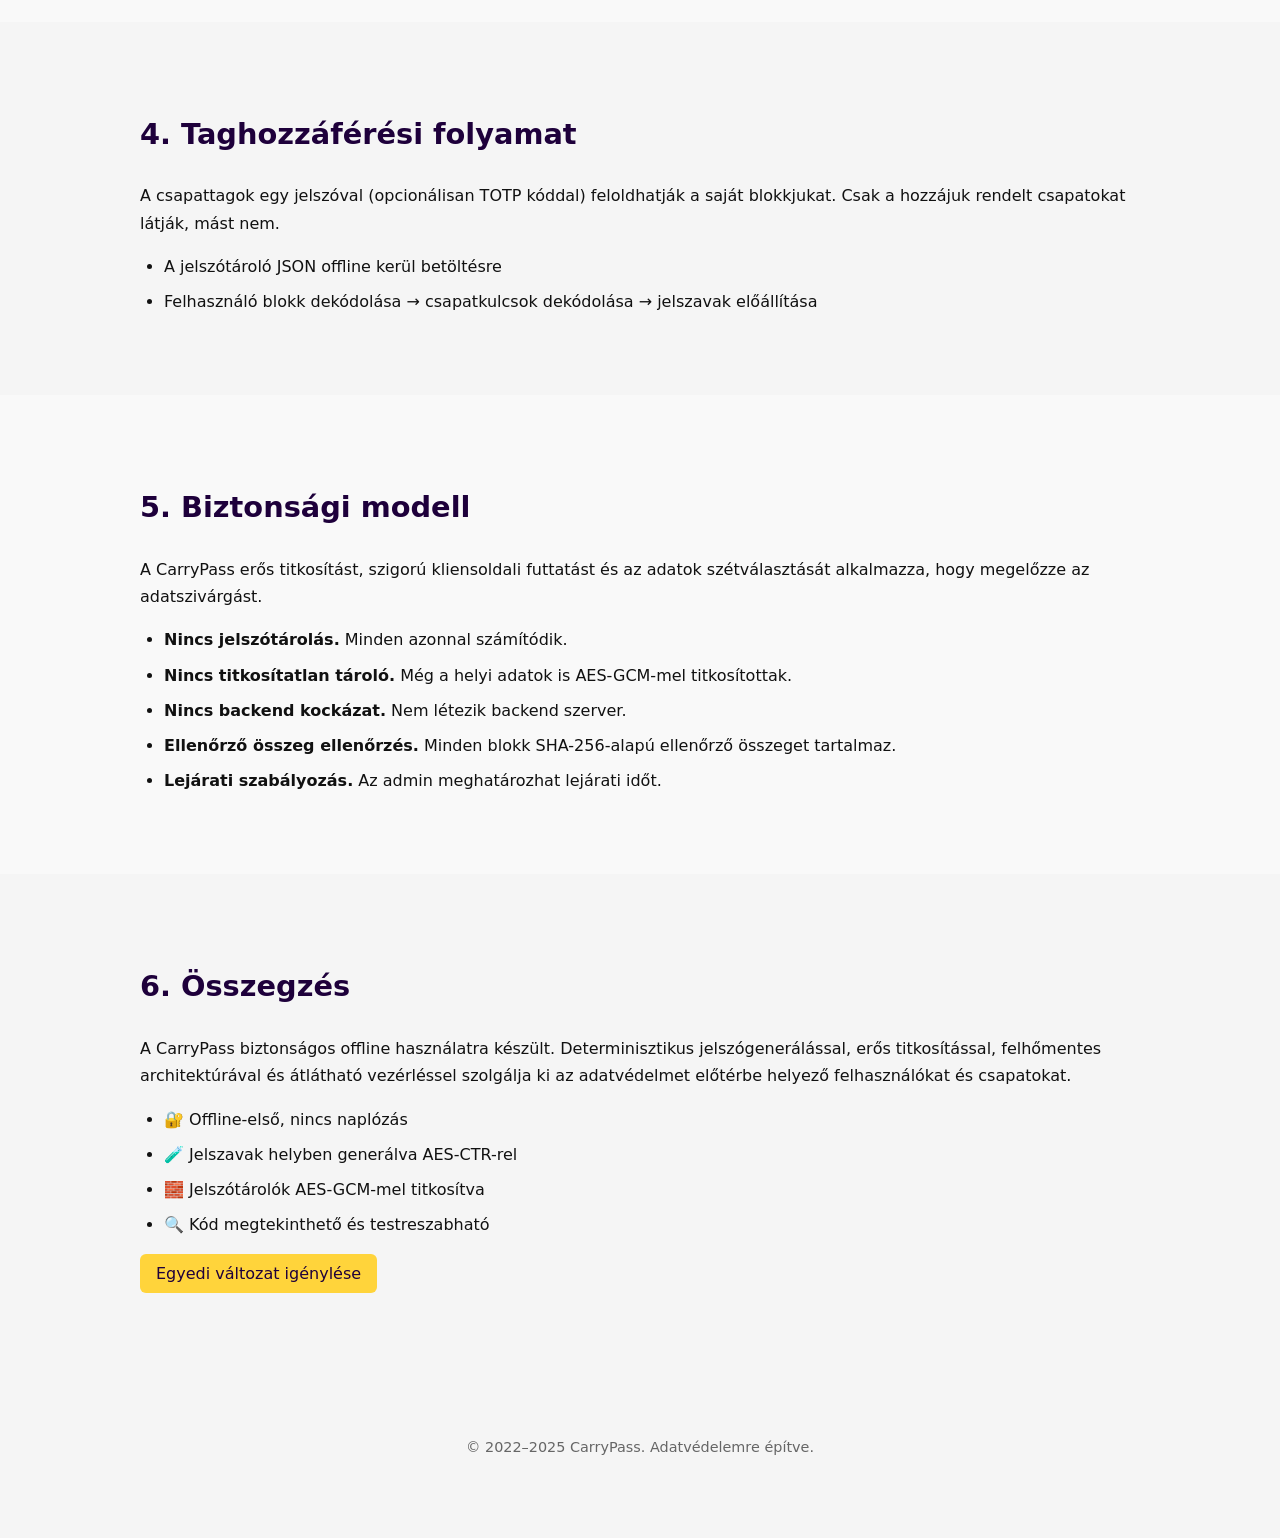
<file: carrypass-whitepaper_hu.html>
<!DOCTYPE html>
<html lang="hu">
<head>
  <meta charset="UTF-8" />
  <meta name="viewport" content="width=device-width, initial-scale=1.0" />
  <title>CarryPass Biztonsági Fehér Könyv</title>
  <script src="lucide.min.js"></script>
  <link rel="stylesheet" href="carrypass-theme.css">
</head>
<body>
  <a href="index.html" class="logo-link">
    <img src="carrypass-gold-transparent.png" alt="CarryPass logó" class="logo-img">
  </a>
  <div class="lang-toggle">
    <a href="carrypass-whitepaper.html" class="lang-link">EN</a>
    |
    <a href="carrypass-whitepaper_hu.html" class="lang-link active">HU</a>
  </div>
<header class="hero">
  <div class="container">
    <h1>CarryPass Biztonsági Fehér Könyv</h1>
    <p>Hogyan találkozik az adatvédelem, a titkosítás és a használhatóság egy offline-első jelszó- és hitelesítőadat-kezelő eszközben.</p>
  </div>
</header>

<section class="section alt">
  <div class="container">
    <h2>1. Architektúra áttekintése</h2>
    <p>A CarryPass teljes mértékben kliensoldali alkalmazás, amely progresszív webalkalmazásként (PWA) terjesztett. Teljes egészében a böngészőben fut, és minden titkos adatot helyileg tárol. Nincs háttérszerver, nincsenek naplózások vagy felhőszolgáltatások.</p>
    <ul>
      <li><strong>Frontend:</strong> HTML, JavaScript, CryptoJS, Web Crypto API</li>
      <li><strong>Adattárolás:</strong> localStorage (titkosítva)</li>
      <li><strong>Hozzáférés:</strong> Jelszó + opcionális TOTP</li>
    </ul>
  </div>
</section>

<section class="section">
  <div class="container">
  <h2>2. Jelszógenerálás</h2>
  <p>A CarryPass determinisztikus módszerrel generál jelszavakat Argon2id, PBKDF2 és AES-CTR stream cipher kombinációjával.</p>
  <ul>
    <li><strong>Bemenetek:</strong> Szolgáltatásnév, mesterjelszó, iterációs szám, karaktertípusok, hossz</li>
    <li><strong>Folyamat:</strong> Argon2id megerősíti a bemenetet &rarr; PBKDF2 kulcsot származtat &rarr; AES-CTR stream-et generál &rarr; ebből jön létre a jelszó</li>
  </ul>
  </div>
</section>

<section class="section alt">
  <div class="container">
    <h2>3. Jelszótároló titkosítási modell</h2>
    <p>Az admin eszköz lehetővé teszi, hogy titkosított jelszótárolókat hozzunk létre, felhasználónkkénti blokkokkal és opcionális csapatszintű kulcsokkal. Ezek AES-GCM algoritmussal titkosított statikus JSON-fájlok.</p>
    <ul>
      <li>Minden blokk egyedi Argon2id-vel megerősített sóval és PBKDF2 kulccsal van titkosítva</li>
      <li>Minden blokk tartalmaz <em>ellenőrző összeget</em> és <em>lejárati időt</em></li>
      <li>A csapatkulcsok elkülönítve titkosítottak, csak a hozzárendelt felhasználó láthatja őket</li>
    </ul>
  </div>
</section>

<section class="section">
  <div class="container">
    <h2>4. Taghozzáférési folyamat</h2>
    <p>A csapattagok egy jelszóval (opcionálisan TOTP kóddal) feloldhatják a saját blokkjukat. Csak a hozzájuk rendelt csapatokat látják, mást nem.</p>
    <ul>
      <li>A jelszótároló JSON offline kerül betöltésre</li>
      <li>Felhasználó blokk dekódolása &rarr; csapatkulcsok dekódolása &rarr; jelszavak előállítása</li>
    </ul>
  </div>
</section>

<section class="section alt">
  <div class="container">
    <h2>5. Biztonsági modell</h2>
    <p>A CarryPass erős titkosítást, szigorú kliensoldali futtatást és az adatok szétválasztását alkalmazza, hogy megelőzze az adatszivárgást.</p>
    <ul>
      <li><strong>Nincs jelszótárolás.</strong> Minden azonnal számítódik.</li>
      <li><strong>Nincs titkosítatlan tároló.</strong> Még a helyi adatok is AES-GCM-mel titkosítottak.</li>
      <li><strong>Nincs backend kockázat.</strong> Nem létezik backend szerver.</li>
      <li><strong>Ellenőrző összeg ellenőrzés.</strong> Minden blokk SHA-256-alapú ellenőrző összeget tartalmaz.</li>
      <li><strong>Lejárati szabályozás.</strong> Az admin meghatározhat lejárati időt.</li>
    </ul>
  </div>
</section>

<section class="section">
  <div class="container">
    <h2>6. Összegzés</h2>
    <p>A CarryPass biztonságos offline használatra készült. Determinisztikus jelszógenerálással, erős titkosítással, felhőmentes architektúrával és átlátható vezérléssel szolgálja ki az adatvédelmet előtérbe helyező felhasználókat és csapatokat.</p>
    <ul>
      <li>🔐 Offline-első, nincs naplózás</li>
      <li>🧪 Jelszavak helyben generálva AES-CTR-rel</li>
      <li>🧱 Jelszótárolók AES-GCM-mel titkosítva</li>
      <li>🔍 Kód megtekinthető és testreszabható</li>
    </ul>
    <a href="carrypass-landing_hu.html#contact" class="btn primary">Egyedi változat igénylése</a>
  </div>
</section>

<footer class="footer">
  <div class="container">
    <p>&copy; 2022–2025 CarryPass. Adatvédelemre építve.</p>
  </div>
</footer>

<script>
  lucide.createIcons();
</script>

</body>
</html>
</file>
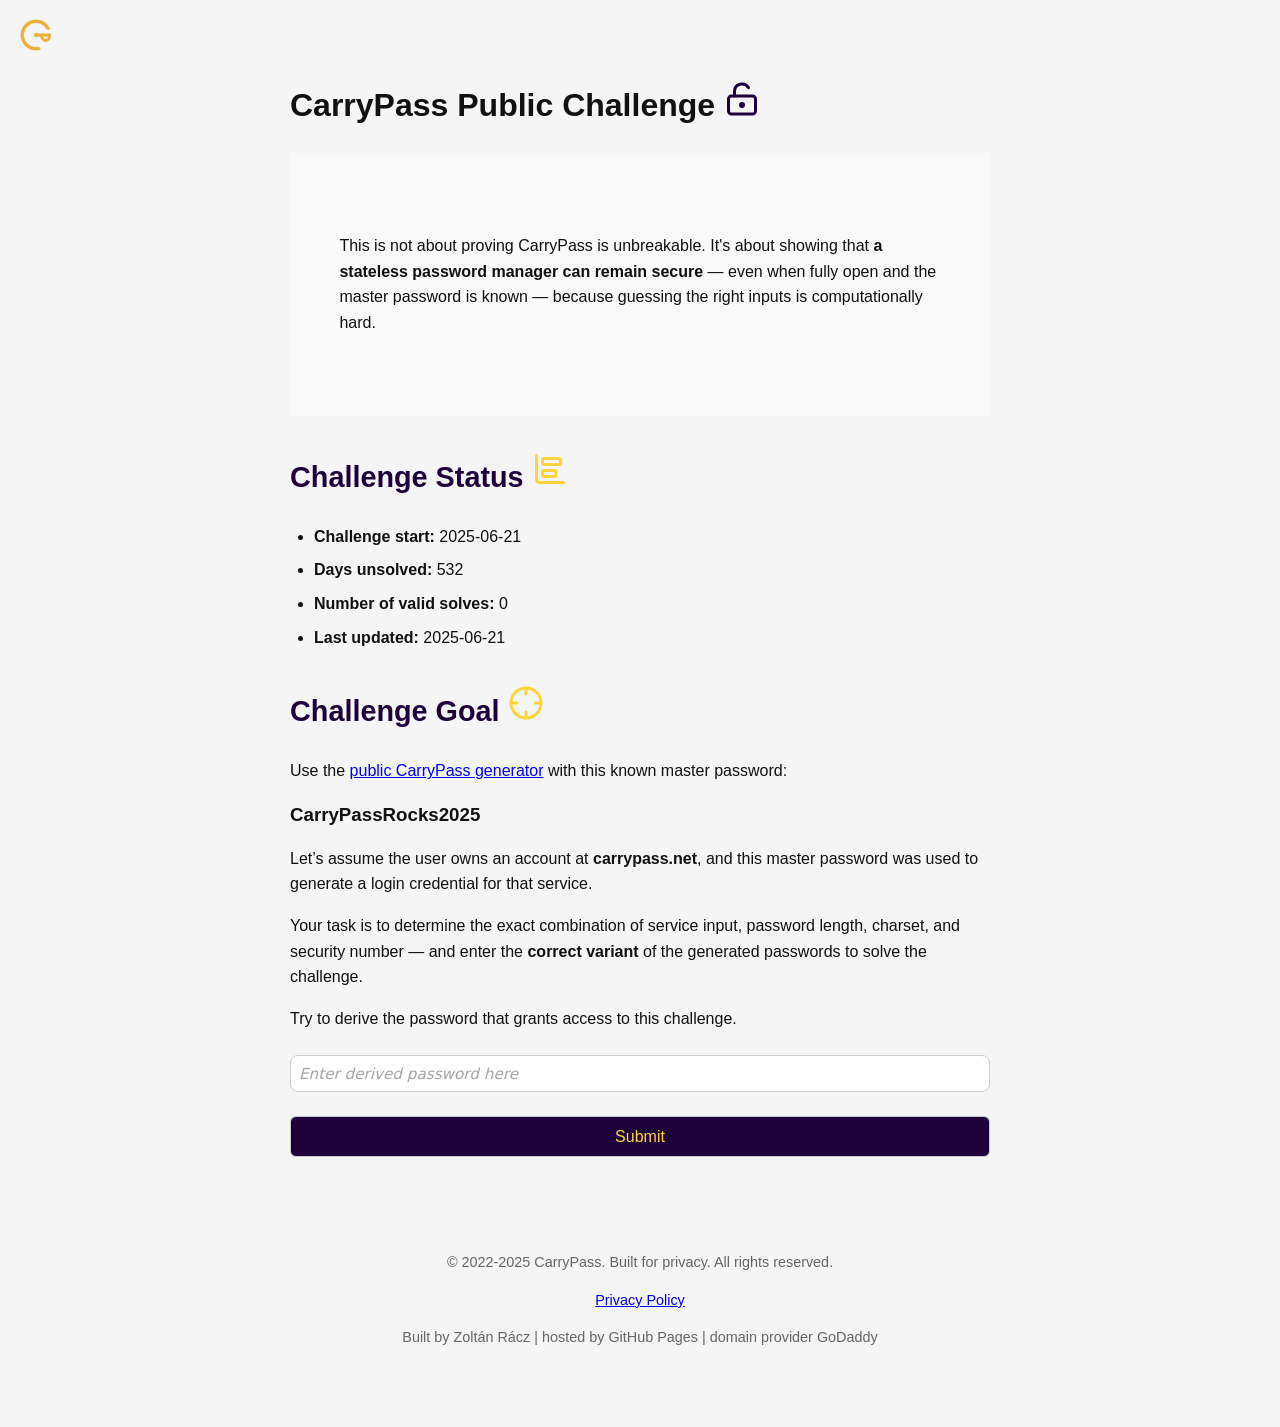
<file: ctf-whatsmypassword.html>
<!DOCTYPE html>
<html lang="en">
<head>
  <meta charset="UTF-8" />
  <meta name="viewport" content="width=device-width, initial-scale=1.0" />
  <script src="lucide.min.js"></script>
  <link rel="stylesheet" href="carrypass-theme.css">
  <title> CarryPass Public Challenge</title>
  <style>
    body {
      font-family: sans-serif;
      max-width: 700px;
      margin: 2rem auto;
      padding: 1rem;
      line-height: 1.6;
    }
    input, button, select {
      padding: 0.5rem;
      font-size: 1rem;
      margin-top: 0.5rem;
      width: 100%;
      box-sizing: border-box;
    }
    #result {
      margin-top: 1rem;
      font-weight: bold;
      white-space: pre-wrap;
    }
    .hidden {
      display: none;
    }
  </style>
</head>
<body>
  <a href="index.html" class="logo-link">
    <img src="carrypass-gold-transparent.png" alt="CarryPass logo" class="logo-img">
  </a>
  <h1> CarryPass Public Challenge <i data-lucide="lock-keyhole-open" class="icon-large-challenge-dark" style="margin-top: 0.7rem;"></i></h1>
    <section class="section alt">
    <div class="container">
    <p>This is not about proving CarryPass is unbreakable. It's about showing that <strong>a stateless password manager can remain secure</strong> — even when fully open and the master password is known — because guessing the right inputs is computationally hard.</p>
    </div>
    </section>

    <h2>Challenge Status <i data-lucide="chart-bar-big" class="icon-large-challenge" style="margin-top: 0.7rem;"></i></h2>
    <ul>
    <li><strong>Challenge start:</strong> 2025-06-21</li>
    <li><strong>Days unsolved:</strong> <span id="unsolved-days">0</span></li>
    <li><strong>Number of valid solves:</strong> 0</li>
    <li><strong>Last updated:</strong> 2025-06-21</li>
    </ul>

    <h2>Challenge Goal <i data-lucide="crosshair" class="icon-large-challenge" style="margin-top: 0.7rem;"></i></h2>
    <p>
    Use the <a href="https://carrypass.net" target="_blank">public CarryPass generator</a> with this known master password:
    </p>

    <h3>CarryPassRocks2025</h3>

    <p>
    Let’s assume the user owns an account at <strong>carrypass.net</strong>, and this master password was used to generate a login credential for that service.
    </p>

    <p>
    Your task is to determine the exact combination of service input, password length, charset, and security number — and enter the <b>correct variant</b> of the generated passwords to solve the challenge.
    </p>

  <p>Try to derive the password that grants access to this challenge.</p>

  <input type="password" id="guess" placeholder="Enter derived password here">
  <button class="btn strong" onclick="check()">Submit</button>

  <p id="result"></p>

  <div id="reflection" class="hidden">
    <h2>Reflection <i data-lucide="brain-circuit" class="icon-large-challenge"></i></h2>
    <p>
      Congratulations — you’ve successfully derived one password using CarryPass. But here's the key difference compared to a traditional vault:
    </p>

    <ul>
      <li>If this had been a <strong>vault-based password manager</strong>, cracking the master password would give you <strong>access to every stored password</strong>.</li>
      <li>But because CarryPass is <strong>stateless and deterministic</strong>, this one password you cracked tells you nothing about any others.</li>
      <li>Each password is independently derived from exact service-specific inputs and settings — without a central vault to compromise.</li>
    </ul>

    <p>
      This is what makes CarryPass resilient by design: <strong>you cracked one door, not the building.</strong>
    </p>
  </div>

<div id="submit-form" class="hidden">
  <h2>Submit Your Solve <i data-lucide="mail" class="icon-large-challenge"></i></h2>
  
  <p>Congratulations on completing the challenge! To have your solution evaluated, please send an email with the required information listed below.</p>

  <p>📩 <strong>Email:</strong> <a href="mailto:info.carrypass@proton.me">info.carrypass@proton.me</a></p>

  <p>📜 <strong>Please include the following in your email:</strong></p>
  <ul>
    <li>Your alias (e.g., <code>netseclover67</code> or <code>John D.</code>)</li>
    <li>Whether you'd like your alias mentioned in the <a href="https://discuss.privacyguides.net/t/carrypass-stateless-password-credential-manager-with-zero-cloud-dependency/28347" target="_blank">PrivacyGuides Showcase</a> (yes/no)</li>
    <li>The flag you received</li>
    <li>A link to a screenshot of the success screen (e.g., Imgur link, or uploaded to the email)</li>
    <li>The settings used to derive the password:
      <ul>
        <li>Service name</li>
        <li>Password length</li>
        <li>Character types used</li>
        <li>Security level</li>
      </ul>
    </li>
    <li>The final password you derived</li>
  </ul>

  <p>🔒 We only use this information to validate challenge submissions. For more information, please see our <a href="carrypass-privacy-policy.html">Privacy Policy</a>.</p>
</div>
  </div>
  <footer class="footer">
    <div class="container">
      <p>&copy; 2022-2025 CarryPass. Built for privacy. All rights reserved.</p>
      <a href="carrypass-privacy-policy.html">Privacy Policy</a>
      <p>Built by Zoltán Rácz | hosted by GitHub Pages | domain provider GoDaddy</p>
    </div>
  </footer>
  <script>
    lucide.createIcons();

    async function check() {
      const encoder = new TextEncoder();
      const input = document.getElementById("guess").value;
      const data = encoder.encode(input);
      const hashBuffer = await crypto.subtle.digest("SHA-256", data);
      const hashArray = Array.from(new Uint8Array(hashBuffer));
      const hashHex = hashArray.map(b => b.toString(16).padStart(2, '0')).join('');

      const correctHash = "d626e159d13d14e7598a04138c9686bd720d69373f89767629004bb4fecd9214";
      const result = document.getElementById("result");
      const form = document.getElementById("submit-form");
      const reflection = document.getElementById("reflection");

      if (hashHex === correctHash) {
        const now = new Date().toISOString();
        const timezone = Intl.DateTimeFormat().resolvedOptions().timeZone.replace(/\//g, "_");
        const flag = `CTF{carrypass_unbreakable_${now}_${timezone}}`;

        result.innerText = `✅ Success!\nFlag: ${flag}\n\nPlease copy and submit this full flag below.`;
        result.style.color = "green";


        form.classList.remove("hidden");
        reflection.classList.remove("hidden");
      } else {
        result.innerText = "❌ Incorrect password. Try again.";
        result.style.color = "red";
      }
    }

    const challengeStart = new Date("2025-06-21T00:00:00Z");
    const now = new Date();
    const elapsed = now - challengeStart;
    const daysElapsed = Math.floor(elapsed / (1000 * 60 * 60 * 24));
    document.getElementById("unsolved-days").textContent = daysElapsed;

  </script>
</body>
</html>
</file>
<file: carrypass-theme.css>
:root {
    --ui-font-stack: 'Inter', system-ui, -apple-system, BlinkMacSystemFont, 'Segoe UI', Roboto, sans-serif;
    /* Light Theme Variables */
    --background-color: #F5F5F5;
    --text-color: #111;
  }

  [data-theme="dark"] {
    --background-color: #121212;
    --text-color: #f1f1f1;
  } 

  html, body {
    margin: 0;
    font-family: var(--ui-font-stack);
    background-color: var(--background-color);
    color: var(--text-color);
    line-height: 1.7;
    padding: 0;
    height: 100%;
  }
  
  html {
    scroll-behavior: smooth;
  }


  body {
    overflow-x: hidden;
  }

.navbar {
  position: fixed; 
  top: 0;
  left: 0;
  right: 0;
  z-index: 1000;
  background: var(--background-color);
  padding: 0.75rem 1.5rem;
  display: flex;
  flex-wrap: wrap; 
  justify-content: space-between;
  align-items: center;
  border-bottom: 1px solid #ddd;
  gap: 0.7rem; 
}


.navbar-left,
.navbar-right {
  display: flex;
  align-items: center;
  flex-wrap: wrap;
  gap: 1rem;
}


  #registrationView {
  padding-top: 70px; 
  }



  input,
  textarea {
    font-family: var(--ui-font-stack);
  }

  input::placeholder,
  textarea::placeholder {
    font-family: var(--ui-font-stack);
    color: #888; 
  }


  .screen {
    display: none;
    min-height: 100vh;
    width: 100%;
    overflow-y: auto;
    opacity: 0;
    transition: opacity 400ms ease;
  }
  .screen.active {
    display: block;
    opacity: 1;
  }
  
  .lang-toggle.fade { opacity: 0; transition: opacity 400ms; }
  .lang-toggle.fade.active { opacity: 1; }

  
  
  .container {
    width: 90%;
    max-width: 1000px;
    margin: 0 auto;
    padding: 2rem 0;
  }
  
  /* Containers stay centered and max width */
  .container.functions {
    width: 90%;
    max-width: 1000px;
    margin: 0 auto;
    background: #fff;
    padding: 2rem;
    border-radius: 12px;
    box-shadow: 0 0 12px rgba(0,0,0,0.05);
  }
  
  .container.fullwidth {
    width: 95%;
    max-width: 1400px;
    margin: 0 auto;
    padding: 2rem 0;
    background: #fff;
    padding: 2rem;
    border-radius: 12px;
    box-shadow: 0 0 12px rgba(0,0,0,0.05);
  }
  
  .container qr {
    display: grid; 
    grid-template-columns: 1fr 1fr; 
    gap: 20px; 
  }
  .column qr {
    padding: 10px;
  }
  
  @media (max-width: 600px) {
    .container.functions {
      padding: 1.5rem 1rem;
    }
  }

  .responsive-container {
    margin-top: 0.1rem;
    height: auto;
  }

  @media (min-width: 768px) {
    .responsive-container {
      height: 550px;
    }
  }

  
  .hero {
    background: #F5F5F5;
    padding: 4rem 1rem;
    text-align: center;
  }
  
  .hero h1 {
    font-size: 2.5rem;
    margin-bottom: 1rem;
  }
  
  .hero p {
    font-size: 1.2rem;
    margin-bottom: 2rem;
  }
  
  .section {
    padding: 2rem 1rem;
  }
  
  .section.alt {
    background-color: #F9F9F9;
  }
  
  h2 {
    font-size: 1.8rem;
    margin-bottom: 1.5rem;
    color: #1E003B;
  }
  
  h3, h4 {
    margin: 0.5rem 0;
    font-weight: 600;
  }
  
  ul {
    padding-left: 1.5rem;
    margin-bottom: 1rem;
  }
  
  ul li {
    margin-bottom: 0.5rem;
  }
  
  
  /* .grid.split {
    display: grid;
    grid-template-columns: 1fr 1fr; 
    gap: 2rem;
    align-items: start;
  }
  

  @media (max-width: 768px) {
    .grid.split {
      grid-template-columns: 1fr; 
    }
  } */
  
  .grid.cards {
    display: grid;
    gap: 1.5rem;
    grid-template-columns: repeat(auto-fit, minmax(260px, 1fr));
  }
  
  .card {
    background-color: #fff;
    border: 1px solid #eee;
    border-radius: 12px;
    padding: 1.5rem;
    box-shadow: 0 2px 6px rgba(0,0,0,0.05);
    text-align: center;
  }
  
  .card i {
    width: 24px;
    height: 24px;
    color: #FFD43B;
    margin-bottom: 0.75rem;
  }
  
  .card h4 {
    font-size: 1.1rem;
    color: #1E003B;
  }
  
  .card strong {
    display: block;
    margin-top: 0.5rem;
    font-size: 1.2rem;
  }
  
  input, textarea {
    width: 100%;
    max-width: 100%;
    box-sizing: border-box;
    padding: 0.75rem;
    font-size: 1rem;
    margin-bottom: 1rem;
    border-radius: 8px;
    border: 1px solid #ccc;
    background-color: #fff;
  }
  
  textarea {
    min-height: 100px;
    resize: vertical;
  }
  
  .btn {
    display: inline-block;
    padding: 0.75rem 1.5rem;
    font-family: inherit;
    font-size: 1rem;
    font-weight: 400;
    border: none;
    /* border-radius: 8px; */
    text-decoration: none;
    text-align: center;
    align-items: center;
    justify-content: center;
    vertical-align: middle;
    line-height: 1;
    cursor: pointer;
    transition: all 0.3s ease;
  }
  
  .btn.primary {
    background-color: #FFD43B;
    color: #111;
  }
  
  .btn.primary:hover {
    background-color: #e6be36;
  }
  
  .footer {
    text-align: center;
    padding: 2rem 1rem;
    background-color: #F5F5F5;
    font-size: 0.9rem;
    color: #666;
  }
  
  .icon-large {
    width: 36px;
    height: 36px;
    color: #FFD43B;
    margin-bottom: 1rem;
  }

  .icon-large-challenge {
    width: 36px;
    height: 36px;
    color: #FFD43B;
  }  

  .icon-large-challenge-dark {
    width: 36px;
    height: 36px;
    color: #1E003B;
  } 
  .dot-modal {
    display: none; 
    position: fixed; 
    z-index: 9999; 
    left: 0;
    top: 0;
    width: 100%; 
    height: 100%; 
    overflow: auto; 
    background-color: rgba(0,0,0,0.5); 
  }
  
  
  .dot-modal-content {
      position: absolute; 
      top: 50%; 
      left: 50%; 
      transform: translate(-50%, -50%); 
      width: 300px;
      height: 300px; 
      padding: 20px;
      display: flex;
      justify-content: center;
      align-items: center;
      background-color: transparent;
  }
  
  .loading-dots {
    display: grid;
    grid-template-columns: repeat(3, auto);
    grid-gap: 10px;
    justify-content: center;
    align-items: center;
  }
  
  .dot {
    width: 20px;
    height: 20px;
    border-radius: 50%;
    margin: 5px;
    animation: pulsate 1s infinite alternate;
  }
  
  .blue {
    background-color: #1E003B;
  }
  
  .light {
    background-color: #FFD43B;
  }
  
  
  @keyframes pulsate {
    from {
        transform: scale(1);
        opacity: 1;
    }
    to {
        transform: scale(1.5);
        opacity: 0.5;
    }
  }
  
  .clearcontainer {
  display: flex;
  align-items: center; 
  margin-top: 0.6rem;
  }
  
  .clearcontainer h4 {
  margin-right: 2rem;
  }
  
  .custom-alert {
    display: flex;
    align-items: center;
    justify-content: space-between;
    padding: 0.75rem 1rem;
    margin-bottom: 1rem;
    border-radius: 6px;
    font-size: 0.95rem;
    box-shadow: 0 2px 8px rgba(0,0,0,0.1);
    animation: fadein 0.2s ease-in-out;
  }
  
  .custom-alert-info    { background-color: #e7f1ff; color: #084298; }
  .custom-alert-success { background-color: #d1e7dd; color: #0f5132; }
  .custom-alert-error   { background-color: #f8d7da; color: #842029; }
  .custom-alert-warning { background-color: #fff3cd; color: #664d03; }
  
  .custom-alert-close {
    background: none;
    border: none;
    font-size: 1.2rem;
    color: inherit;
    cursor: pointer;
  }
  
  @keyframes fadein {
    from { opacity: 0; transform: translateY(-5px); }
    to { opacity: 1; transform: translateY(0); }
  }

  .input-group {
    display: flex;
    align-items: stretch;
    /* gap: 0.25rem; */
    flex-wrap: nowrap;
  }
  

  .input-row {
    display: flex;
    gap: 1rem;
    align-items: flex-end;
  }

  .field-group {
    display: flex;
    flex-direction: column;
    justify-content: flex-end;
  }

  .field-group label {
    font-size: 14px;
    margin-bottom: 5px;
  }

  .field-group select,
  .field-group input {
    font-size: 1rem;
    padding: 0.4rem;
    box-sizing: border-box;
    line-height: 1.4; 
  }

  .field-group.narrow {
    flex: 0 0 80px;
  }


  
  input.form-control {
    padding: 0.5rem 0.75rem;
    font-size: 1rem;
    line-height: 1.4;
    border-radius: 8px;
    border: 1px solid #ccc;
    box-sizing: border-box;
    height: 42px;
    margin-bottom: 1rem;
  }
  
  
  .btn.primary {
    background-color: #FFD43B;
    color: #1E003B;
    border: none;
    padding: 0.7rem 1rem;
  }
  
  .btn.secondary {
    background-color: #f3f3f3;
    color: #1E003B;
    border: 1px solid #ccc;
    padding: 0.7rem 1rem;
  }
  
  .btn.secondary:hover {
    background-color: #e6e6e6;
  }
  
  .btn.strong {
    background-color: #1E003B;
    color: #FFD43B;
    border: 1px solid #ccc;
    padding: 0.7rem 1rem;
  }
  
  .btn.strong:hover {
    background-color: #31005D; 
  }
  
  .btn.outline {
    background: transparent;
    color: #1E003B; 
    border: 2px solid #1E003B;
    font-weight: 400;
    padding: 0.4rem 1rem;
    border-radius: 8px;
    transition: all 0.2s ease;
  }
  
  .btn.outline:hover {
    background-color: #1E003B;
    color: #fff;
  }
  
  
  .btn.outline-gold {
    background: transparent;
    color: #1E003B;
    border: 2px solid #FFD43B;
    font-weight: 400;
    padding: 0.4rem 1rem;
    border-radius: 8px;
    transition: all 0.2s ease;
  }
  
  .btn.outline-gold:hover {
    background-color: #FFD43B;
    color: #1E003B;
  }
  
  .btn.outline-delete {
    background: transparent;
    color: #842029; 
    border: 2px solid #842029;
    font-weight: 500;
    padding: 0.2rem 0.4rem;
    border-radius: 8px;
    transition: all 0.2s ease;
  }
  
  .btn.outline-delete:hover {
    background-color: #842029;
    color: #fff;
  }
  
  .btn.secondary-outline {
    background-color: transparent;
    color: #ccc;
    border: 1px solid #ccc;
    font-weight: 400;
    padding: 0.4rem 0.5rem;
    border-radius: 8px;
    transition: all 0.2s ease;
  }
  
  .btn.secondary-outline:hover {
    background-color: #f3f3f3;
    border-color: #aaa;
  }

  .btn.secondary-no-outline {
    background-color: #e0e0e0;
    color: #1E003B;
    /* border: 1px solid #ccc; */
    font-weight: 500;
    /* padding: 0.4rem 0.5rem; */
    /* border-radius: 8px; */
    transition: all 0.2s ease;
  }
  
  .btn.secondary-no-outline:hover {
    background-color: #d9d7d7;
    /* border-color: #aaa; */
  }  

  
  .button-wrapper {
    display: flex;
    justify-content: center; 
    margin-top: 2rem; 
  }
  
  .btn.btn-vertical {
    display: flex;
    flex-direction: column;
    align-items: center;
    gap: 0.25rem;
  }
  
  
  
  .input-group input {
    height: 42px;
    font-size: 1rem;
    padding: 0.5rem 0.75rem;
    border-radius: 8px;
    border: 1px solid #ccc;
    box-sizing: border-box;
    white-space: nowrap;
  }


  .input-group button {
    height: 42px;
    font-size: 1rem;
    padding: 0.5rem 0.75rem;
    border-radius: 8px;
    border: 1px solid #ccc;
    box-sizing: border-box;
    white-space: nowrap;
  }

  .input-group .btn.secondary-no-outline {
    height: 42px;
    font-size: 1rem;
    padding: 0.5rem 0.75rem;
    border-radius: 8px;
    /* border: 1px solid #ccc; */
    border: none;
    box-sizing: border-box;
    white-space: nowrap;
  }

  .input-group input {
    flex: 1;
  }
  
  
  .grid.split {
    display: grid;
    gap: 2rem;
    align-items: start;
    grid-template-columns: repeat(auto-fit, minmax(320px, 1fr));
  }

  .grid.split > * {
    min-width: 0;
    overflow-wrap: break-word;
  }



.column-left,
.column-right {
  min-width: 0;
  overflow-x: visible;
  overflow-y: auto; /* optional: control vertical scroll */
}


  ::placeholder {
    color: #999;               
    font-style: italic;       
    opacity: 0.75;            
    font-size: 0.95rem;       
  }
  
  
  input:focus,
  textarea:focus {
    outline: none; 
    border: 2px solid #FFD43B; /* CarryPass gold */
    box-shadow: 0 0 0 2px rgba(255, 212, 59, 0.25); 
  }
  
  .logo-link {
    display: inline-block;
    position: absolute;
    top: 1rem;
    left: 1rem;
    z-index: 1000;
  }
  
  .logo-img {
    height: 40px;
    width: auto;
  }
  
  .lang-toggle {
    position: absolute;
    top: 1rem;
    right: 1rem;
    font-weight: 500;
    font-size: 0.95rem;
    color: #1E003B;
    z-index: 1000;
  }
  
  .lang-link {
    text-decoration: none;
    color: #FFD43B;
    padding: 0.25rem 0.5rem;
    transition: color 0.2s ease;
  }
  
  .lang-link:hover {
    color: #e6be2e;
  }
  
  .lang-link.active {
    color: #1E003B;
  }
  
  
  .carrypass-modal {
    display: none;
    position: fixed;
    z-index: 9998;
    left: 0;
    top: 0;
    width: 100%;
    height: 100%;
    overflow: auto;
    background-color: rgba(30, 0, 59, 0.4); 
  }
  
  
  .carrypass-modal-content {
    background-color: #fff;
    margin: 15% auto;
    padding: 2rem;
    border: 2px solid #FFD43B;
    border-radius: 12px;
    width: 70%;
    max-width: 400px;
    text-align: center;
    box-shadow: 0 8px 24px rgba(0, 0, 0, 0.1);
  }
  
  
  .carrypass-modal-login {
    display: none;
    position: fixed;
    z-index: 999;
    left: 0;
    top: 0;
    width: 100%;
    height: 100%;
    overflow: auto;
    background-color: #1E003B; 
  }
  
  
  .carrypass-modal-login-content {
    background-color: #fff;
    margin: 15% auto;
    padding: 2rem;
    border: 2px solid #FFD43B;
    border-radius: 12px;
    width: 90%;
    max-width: 500px;
    text-align: center;
    box-shadow: 0 8px 24px rgba(0, 0, 0, 0.1);
  }
  
  
  .carrypass-modal .close {
    color: #1E003B;
    float: right;
    font-size: 1.5rem;
    font-weight: bold;
    cursor: pointer;
  }
  
  .carrypass-modal .close:hover {
    color: #FFD43B;
  }
  
  
  .modal {
    position: fixed;
    top: 0;
    left: 0;
    z-index: 1000;
    width: 100vw;
    height: 100vh;
    background-color: rgba(30, 0, 59, 0.4); 
    display: flex;
    align-items: center; 
    justify-content: center; 
  }

  .modal-content {
    background: #fff;
    padding: 2rem;
    border-radius: 12px;
    max-width: 600px;       
    width: 85%;
    max-height: 85vh;      
    overflow-y: auto;        
    box-shadow: 0 8px 24px rgba(0, 0, 0, 0.2);
  }

  .modal.hidden {
    display: none;
  }
  
  .hidden { 
    display: none; 
  }

  @media (max-width: 600px) {
    .modal-content {
      padding: 1.5rem;
      width: 80%;
    }
  }


  .tabs {
    display: flex;
    gap: 1rem;
    margin-bottom: 2rem;
  }
  .tab-button {
    padding: 0.75rem 1.5rem;
    border: none;
    background-color: #FFD43B;
    color: #1E003B;
    font-weight: 600;
    cursor: pointer;
    border-radius: 8px;
  }
  .tab-button.active {
    background-color: #e6be36;
  }
  .tab-content {
    display: none;
  }
  .tab-content.active {
    display: block;
    background: #f3f3f3;
    padding: 2rem;
    border-radius: 12px;
    box-shadow: 0 0 12px rgba(0, 0, 0, 0.05);
  }
  
  .tab-button i {
    font-size: 20px; 
  }
  
  #flavorTag {
    display: none;
    background-color: #f3f3f3;
    color: #1E003B;
    border: 1px solid #ccc;
    font-size: 0.9rem;
    padding: 0.4rem 0.8rem;
    border-radius: 8px;
    margin-top: 1rem;
    width: fit-content;
  }
  
  
  .custom-select-container {
    width: 100%;
    max-width: 300px;
    margin-bottom: 20px;
    font-family: var(--ui-font-stack);
  }
  
  label[for="options"] {
    font-size: 14px;
    font-weight: 600;
    color: #333;
    display: block;
    margin-bottom: 8px;
  }
  
  .custom-select-wrapper {
    position: relative;
    display: inline-block;
    width: 100%;
  }
  
  .custom-select {
    width: 100%;
    padding: 12px 40px 12px 12px;
    font-size: 14px;
    background-color: #f4f7fa;
    border: 1px solid #d1d9e6;
    border-radius: 8px;
    appearance: none;
    cursor: pointer;
    color: #333;
  }
  
  .custom-select:focus {
    border-color: #4a90e2;
    outline: none;
  }
  
  .custom-select option {
    padding: 10px;
    font-size: 14px;
    background-color: #fff;
    color: #333;
  }
  
  .custom-select-wrapper::after {
    content: '';
    position: absolute;
    top: 50%;
    right: 10px;
    transform: translateY(-50%);
    border: 5px solid transparent;
    border-top: 5px solid #4a90e2;
    pointer-events: none;
  }
  
  .custom-select-wrapper:hover .custom-select {
    border-color: #4a90e2;
  }
  
  #passwordStrengthContainer {
    margin-top: 10px;
    margin-bottom: 20px;
  }
  
  #passwordStrengthBar {
    width: 100%;
    height: 10px;
    border-radius: 5px;
    background-color: #ddd;
    transition: background-color 0.3s;
  }
  #passwordStrengthBar.weak {
    width: 20%;
    background-color: red;
  }
  #passwordStrengthBar.medium {
    width: 50%;
    background-color: orange;
  }
  #passwordStrengthBar.strong {
    width: 72%;
    background-color: green;
  }
  #passwordStrengthBar.extrastrong {
    width: 100%;
    background-color: #1E003B;
  }
  
  
  #passwordStrengthText {
    font-weight: bold;
  }
  #entropyText {
    font-size: 0.9em;
  }
  
  /* Style the success icon */
  .icon {
    margin-left: 10px;
    display: inline-block;
    transition: opacity 0.3s ease;
  }
  
  .icon i {
    font-size: 18px;
    color: green; 
  }
  
  
  .custom-file-input {
    display: none; 
  }
  
  
  .custom-file-container {
    display: flex;
    align-items: center;
    width: 100%;
  }
  
  #fileInputText {
    flex: 1;
    margin-right: 5px;
  }
  
  
  #fileButton:hover {
    background-color: #e2e6ea;
  }
  
  
  .custom-dropdown-container {
    position: relative;
    margin: 20px 0;
    display: flex;
    flex-direction: column;
  }
  
  .custom-dropdown {
    position: relative;
    width: 100%;
  }
  

  .dropdown-label {
    font-size: 14px;
    font-weight: 500;
    margin-bottom: 5px;
    color: #333;  
  }
  
  
  .custom-dropdown select {
    appearance: none; 
    background-color: #f8f9fa;  
    border: 1px solid #ced4da; 
    border-radius: 5px;  
    padding: 10px 15px;
    font-size: 14px;
    color: #495057;
    transition: all 0.3s ease; 
    width: 100%;
    cursor: pointer;
    outline: none;
  }
  
  
  .custom-dropdown select:focus {
    border-color: #007bff; 
    box-shadow: 0 0 5px rgba(38, 143, 255, 0.4); 
  }
  
  
  .custom-dropdown::after {
    content: "\25BC";  
    font-size: 18px;
    position: absolute;
    right: 15px;
    top: 50%;
    transform: translateY(-50%);
    pointer-events: none;
    color: #495057;  
    font-family: 'Segoe UI Symbol', 'Arial', sans-serif;
  }

  .custom-dropdown.dropdown-lower::after {
    top: 70%;
    /* flex: 1; */
  }

  
  .custom-dropdown select option:hover {
    background-color: #f1f1f1;  
    color: #007bff;
  }
  
  /* Disable select option style */
  .custom-dropdown select:disabled {
    background-color: #e9ecef;
    border-color: #d6d8db;
    color: #6c757d;
    cursor: not-allowed;
  }
  
  .dropdown {
    border: 1px solid #ccc;
    margin-top: 4px;
    max-height: 120px;
    overflow-y: auto;
  }
  .username-suggestion {
    padding: 5px;
    cursor: pointer;
  }
  .username-suggestion:hover {
    background-color: #eef;
  }


  .header-wrapper {
    margin-left: 10%; 
    width: 90%; 
  }
  
  .icon-container {
    display: inline-block; 
    vertical-align: middle; 
  }
  
  .pricing-section {
    max-width: 1100px;
    margin: 0 auto;
    text-align: center;
  }
  
  .pricing-section h1 {
    font-size: 2rem;
    margin-bottom: 1rem;
    color: #1E003B;
  }
  
  .pricing-cards {
    display: grid;
    grid-template-columns: repeat(auto-fit, minmax(280px, 1fr));
    gap: 1.5rem;
    margin-top: 2rem;
  }
  
  
  .card h2 {
    font-size: 1.25rem;
    margin-bottom: 0.5rem;
    color: #1E003B;
  }
  
  .card .price {
    font-size: 1.1rem;
    font-weight: 600;
    color: #FFD43B;
    margin-bottom: 1rem;
  }
  
  .card ul {
    list-style: none;
    padding: 0;
    margin: 0 0 1rem 0;
  }
  
  .card ul li {
    margin-bottom: 0.5rem;
    color: #333;
  }
  
  .card a {
    display: inline-block;
    text-decoration: none;
    color: #1E003B;
    border: 2px solid #FFD43B;
    padding: 0.5rem 1rem;
    border-radius: 6px;
    transition: all 0.2s ease;
    font-weight: 500;
  }
  
  .card a:hover {
    background-color: #FFD43B;
    color: #1E003B;
  }
  
  
  .carrypass-landing-modal {
    display: block;  
    position: fixed;
    z-index: 999;
    left: 0;
    top: 0;
    width: 100%;
    height: 100%;
    overflow: auto;
    background-color: rgba(30, 0, 59, 0.6); 
    opacity: 1;  
    transition: opacity 2s ease-out; 
  }
  
  .landing-modal-content {
    display: flex;
    flex-direction: column;  
    justify-content: center; 
    align-items: center;     
    height: 100%;           
  }
  
  
  #modalText {
    color: #FFD43B; 
    font-size: 10rem; 
    opacity: 1; 
  
  }
  
  
  @keyframes shrinkAndFade {
    0% {
      font-size: 10rem; 
      opacity: 1; 
    }
    100% {
      font-size: 7rem; 
      opacity: 0; 
    }
  }
  
  
  #modalText.shrinkAndFade {
    animation: shrinkAndFade 2s forwards; 
  }
  
  #passCodeModal {
    display: none;  
  }

  .input-clean-wrapper {
    display: flex;
    align-items: flex-end;
    gap: 1rem;
    font-family: inherit;
  }

  .field-block {
    display: flex;
    flex-direction: column;
    font-size: 14px;
    font-family: inherit;
  }

  .field-block label {
    margin-bottom: 4px;
    font-weight: 500;
  }

  .field-block select,
  .field-block input {
    font-size: 14px;
    font-family: inherit;
    height: 38px;
    padding: 4px 8px;
    line-height: 1.4;
    box-sizing: border-box;
    border: 1px solid #ccc;
    border-radius: 4px;
    background-color: white;
    appearance: none;
    -webkit-appearance: none;
    -moz-appearance: none;
    vertical-align: bottom;
  }

  .field-block.stretch {
    flex: 1;
  }

  .field-block.narrow {
    width: 90px;
  }




  .toggles {
    display: flex;
    flex-wrap: nowrap;
    justify-content: flex-start;
    gap: 0.5rem;
    padding: 0 1rem;
    overflow-x: auto;
    box-sizing: border-box;
    scroll-behavior: smooth;
  }

  .toggles::-webkit-scrollbar {
    height: 8px;
  }

  .toggles::-webkit-scrollbar-thumb {
    background: #888;
    border-radius: 4px;
  }

  .toggles::-webkit-scrollbar-track {
    background: transparent;
  }

  .toggle-container {
    display: flex;
    flex-direction: column;
    align-items: flex-start; 
    min-width: 100px;        
    max-width: 180px;        
    flex: 0 0 auto;          
    box-sizing: border-box;
  }

  .toggle-container-security {
    display: flex;
    flex-direction: column;
    align-items: flex-start; 
    min-width: 160px;        
    max-width: 200px;        
    flex: 0 0 auto;         
    box-sizing: border-box;
  }

  .toggle-container-store {
    display: flex;
    flex-direction: column;
    align-items: center; 
    min-width: 100px;       
    max-width: 160px;       
    flex: 0 0 auto;         
    box-sizing: border-box;
  }

  .toggle-container .input-group {
    width: 100%;             
  }

  .input-group-length input[type="number"] {
    width: 30px;             
  }

  .input-group-password input[type="password"] {
    width: 30px;             
  }

  .label-tooltip-wrapper {
    display: flex;
    flex-direction: column;
    align-items: flex-start;
    width: 100%;
  }

  
  
  .toggle {
    position: relative;
    width: 60px; 
    height: 28px; 
    -webkit-appearance: none;
    appearance: none;
    background: #ddd;
    border-radius: 15px;
    cursor: pointer;
    transition: background-color 0.3s ease;
    border: none;
    outline: none; 
    box-shadow: none; 
  }
  
  
  .toggle:checked {
    background-color: #FFD43B; 
    border: none; 
    outline: none; 
    box-shadow: none;
  }
  
  .toggle:checked + .toggle-label {
    color: #FFD43B; 
    border: none;
    outline: none; 
    box-shadow: none; 
  }
  
 
  .toggle::before {
    content: "";
    position: absolute;
    top: 2px; 
    left: 2px; 
    width: 22px; 
    height: 22px; 
    border-radius: 50%;
    background-color: #fff;
    transition: transform 0.4s ease;
    border: 1px solid #ccc; 
  }
  
  
  .toggle:checked::before {
    transform: translateX(32px); 
  }
  
  
  .toggle-label {
    font-size: 14px;
    color: #1E003B; 
    font-weight: bold;
    transition: color 0.3s ease;
  }
  
 
  #purpleToggle:checked {
    background-color: #6A1B9A; 
  }
  
  #purpleToggle:checked + .toggle-label {
    color: #6A1B9A; 
  }
  
 
  .toggle:focus,
  .toggle:checked {
    outline: none; 
    border: none; 
    box-shadow: none; 
  }
  
  
  .toggle-container label {
    font-size: 14px; 
    margin-bottom: 5px; 
  }

    .toggle-container-security label {
    font-size: 14px; 
    margin-bottom: 5px; 
  }

    .toggle-container-store label {
    font-size: 14px; 
    margin-bottom: 5px; 
  }  
  
  .custom-slider-container {
    position: relative;
    width: 59px; 
    height: 42px; 
    border-radius: 5px;
    background-color: #ccc; 
    overflow: hidden; 
    cursor: pointer;
    transition: background-color 0.3s ease;
  }
  
  .custom-slider-container-service {
    position: relative;
    width: 59px; 
    height: 42px; 
    border-radius: 5px;
    background-color: transparent; 
    overflow: hidden; 
    cursor: pointer;
    transition: background-color 0.3s ease;
  }  
  
  .custom-slider-ball {
    position: absolute;
    top: 50%;
    left: 1px; 
    transform: translateY(-50%); 
    width: 40px;
    height: 40px;
    border-radius: 15%;
    background-color: white;
    display: flex;
    justify-content: center;
    align-items: center;
    transition: left 0.3s ease; 
  }
  
 
  .slider-icon {
    font-size: 28px; 
    color: #1E003B; 
  }
  
 
  .custom-slider-container.active {
    background-color: #1E003B; 
  }
  
 
  .custom-slider-container.active .custom-slider-ball {
    left: 18px;
  }
  
 
  .dot-signal {
    position: absolute;
    top: 4px;  
    right: 4px;  
    width: 8px;
    height: 8px;
    background-color: #e7f1ff;
    border-radius: 50%;  /* Make it circular */
    box-shadow: 0 0 5px rgba(6, 6, 6, 0.664); 
    opacity: 1;
    transition: opacity 0.6s ease;
  }
  
  
  .custom-slider-container.active .dot-signal {
    visibility: hidden;
  }
  
  /* Basic styles */
  #generationStatus {
    font-size: 16px;
    font-weight: normal;
  }
  
  .dot-loader span {
    opacity: 0;
    animation: blink 1.4s infinite;
  }
  
  .dot-loader span:nth-child(1) {
    animation-delay: 0s;
  }
  .dot-loader span:nth-child(2) {
    animation-delay: 0.2s;
  }
  .dot-loader span:nth-child(3) {
    animation-delay: 0.4s;
  }
  
  @keyframes blink {
    0% { opacity: 0; }
    50% { opacity: 1; }
    100% { opacity: 0; }
  }
  
  
  button {
    transition: all 0.1s ease;
    position: relative;
  }
  
  button:active {
    top: 1px;
    background-color: #ccc;
    transform: scale(0.98); 
  }
  
  input:disabled {
    cursor: not-allowed;
  }
  
  @keyframes bounce {
    0%   { transform: scale(1); }
    30%  { transform: scale(1.1); }
    60%  { transform: scale(0.95); }
    100% { transform: scale(1); }
  }
  
  .toggle-container.bounce {
    animation: bounce 0.3s ease;
  }
  
  
  /* Export/Import Modal Styles */
  .export-modal {
    position: fixed;
    top: 0;
    left: 0;
    width: 100%;
    height: 100%;
    background: rgba(0,0,0,0.5);
    display: flex;
    align-items: center;
    justify-content: center;
    z-index: 999;
  }
  
  .export-modal.hidden {
    display: none;
  }
  
  .export-modal-content {
    background: white;
    padding: 20px 30px;
    border-radius: 8px;
    text-align: center;
    width: 300px;
  }
  
  .export-modal-content h2 {
    margin-top: 0;
    font-size: 20px;
  }
  
  .export-modal-content input {
    width: 100%;
    padding: 8px;
    margin: 15px 0;
    font-size: 16px;
  }
  
  .export-spinner {
    border: 4px solid #f3f3f3;
    border-top: 4px solid #333;
    border-radius: 50%;
    width: 30px;
    height: 30px;
    margin: 10px auto;
    animation: export-spin 1s linear infinite;
  }
  
  @keyframes export-spin {
    0% { transform: rotate(0deg); }
    100% { transform: rotate(360deg); }
  }
  
  .export-modal-error {
    color: red;
    font-size: 14px;
    margin-top: 10px;
  }
  
.modal-error {
  visibility: hidden;
  opacity: 0;
  transition: opacity 0.3s ease, visibility 0.3s ease;
  height: auto;
  color: #842029;
  background-color: #f8d7da;
  padding: 0.75rem;
  margin-top: 1rem;
  border-radius: 0.5rem;
  font-size: 0.9rem;
}

.modal-error.active {
  visibility: visible;
  opacity: 1;
}

.modal-error.hidden {
  visibility: hidden;
  opacity: 0;
}


@keyframes shake {
  0%, 100% { transform: translateX(0); }
  25% { transform: translateX(-4px); }
  50% { transform: translateX(4px); }
  75% { transform: translateX(-2px); }
}

.modal-error.shake {
  animation: shake 0.4s;
}



  .export-modal-buttons {
    display: flex;
    justify-content: space-between;
  }
  
  .export-modal-buttons button {
    padding: 8px 20px;
    font-size: 14px;
    cursor: pointer;
  }
  
  @media (min-width: 640px) {
    #generatedPassword {
      margin-top: 5.5rem; 
    }
  }
  
  
  #savedServicesPanel {
    max-height: 0;
    overflow: hidden;
    opacity: 0;
    transition: max-height 0.3s ease, opacity 0.3s ease;
  }
  
  /* Panel when expanded */
  #savedServicesPanel.open {
    max-height: 90vh;
    overflow-y: auto;
    opacity: 1;
  }
  
  /* Starting state: hidden */
  .smooth-toggle {
    overflow: hidden;
    max-height: 0;
    opacity: 0;
    pointer-events: none;
    transition: max-height 0.5s ease, opacity 0.5s ease;
  }
  
  /* When visible: */
  .smooth-toggle.visible {
    max-height: 1000px; 
    opacity: 1;
    pointer-events: auto;
  }
  

  
  #credentialsList {
    max-height: 400px;
    overflow-y: auto;
    padding-right: 8px;
    border: 1px solid #ddd;
    border-radius: 6px;
    margin-bottom: 10px;
  }
  
  .scroll-item {
    padding: 10px;
    border-bottom: 1px solid #eee;
  }
  
  .compact-list {
    max-height: 300px;
    overflow-y: auto;
    border: 1px solid #ddd;
    padding: 5px;
    margin-bottom: 10px;
  }
  .compact-item {
    border-bottom: 1px solid #eee;
    padding: 5px 0;
  }
  
  .modal-edit {
    position: fixed;
    top: 0; left: 0;
    width: 100%; height: 100%;
    background: rgba(30, 0, 59, 0.4);
    display: flex;
    align-items: center;
    justify-content: center;
    backdrop-filter: blur(4px);
    z-index: 1000;
  }
  
  .modal-edit-content {
    background: #fff;
    padding: 20px;
    border-radius: 10px;
    width: 90%;
    max-width: 400px;
    box-shadow: 0 4px 15px rgba(0,0,0,0.2);
  }
  
  .modal-edit-content h3 {
    margin-top: 0;
  }
  
  .modal-edit-content input {
    width: 100%;
    margin-bottom: 10px;
    padding: 8px;
    border: 1px solid #ccc;
    border-radius: 4px;
  }
  
  .modal-edit-actions {
    display: flex;
    justify-content: flex-end;
    gap: 10px;
  }

  .modal-edit.hidden {
    display: none;
  }

  .team-chip {
    display: inline-flex;
    align-items: center;
    background: #f0f0f0;
    color: #333;
    border-radius: 20px;
    padding: 4px 10px;
    margin: 4px;
    font-size: 0.85rem;
    transition: background 0.2s ease;
  }
  
  .team-chip:hover {
    background: #e0e0e0;
  }
  
  .team-chip .icon-button {
    background: none;
    border: none;
    padding: 0 4px;
    margin-left: 6px;
    cursor: pointer;
  }
  
  .team-chip .icon-button i {
    width: 16px;
    height: 16px;
    transition: color 0.2s ease;
  }
  
  .team-chip .icon-button:hover i {
    color: #d9534f; 
  }
  
  .modal-confirm {
    position: fixed;
    top: 0;
    left: 0;
    width: 100%;
    height: 100%;
    background: rgba(0,0,0,0.4);
    display: flex;
    align-items: center;
    justify-content: center;
    z-index: 9999 !important;
  }
  
  .modal-confirm.hidden {
    display: none;
  }
  
  .modal-confirm-content {
    background: white;
    padding: 20px 30px;
    border-radius: 10px;
    text-align: center;
    max-width: 300px;
    box-shadow: 0 4px 20px rgba(0,0,0,0.2);
  }
  
  .modal-confirm-buttons {
    margin-top: 20px;
    display: flex;
    justify-content: space-around;
  }
  
  .modal-confirm-buttons button {
    padding: 8px 16px;
    border: none;
    border-radius: 6px;
    cursor: pointer;
  }
  
  .modal-confirm-buttons button#confirmYesBtn {
    background: #d9534f;
    color: white;
  }
  
  .modal-confirm-buttons button#confirmNoBtn {
    background: #6c757d;
    color: white;
  }
  
  #alertOkBtn {
    background: #0275d8;
    color: white;
    border: none;
    border-radius: 6px;
    padding: 8px 16px;
    cursor: pointer;
  }
  
  .feedback-area { margin-top: 10px; font-size: 0.9em; }
  
  .alert {
    color: red;
    font-weight: bold;
  }
  .credential-item {
    background: #f1f1f1;
    padding: 8px;
    margin: 5px 0;
    border-radius: 4px;
  }


.responsive-margin-top {
  margin-top: 8rem;
}

/* Mobile override */
@media (max-width: 600px) {
  .responsive-margin-top {
    margin-top: 2rem; 
  }
}



.logout-mobile {
  display: none;
}


@media (max-width: 768px) {
  .logout-desktop {
    display: none;
  }

  .logout-mobile {
    display: block;
  }
}

 
  .toggle.admin {
    position: relative;
    width: 60px; 
    height: 18px; 
    -webkit-appearance: none;
    appearance: none;
    background: #ddd;
    border-radius: 15px;
    cursor: pointer;
    transition: background-color 0.3s ease;
    border: none; 
    outline: none; 
    box-shadow: none; 
  }
  
 
  .toggle.admin:checked {
    background-color: #FFD43B; 
    border: none; 
    outline: none;
    box-shadow: none; 
  }
  
  .toggle.admin:checked + .toggle-label {
    color: #FFD43B; 
    border: none; 
    outline: none; 
    box-shadow: none; 
  }
  
  
  .toggle.admin::before {
    content: "";
    position: absolute;
    top: 1px; 
    left: 0px;
    width: 30px; 
    height: 32px; 
    border-radius: 40%;
    background-color: #fff;
    transition: transform 0.3s ease;
    border: 1px solid #ccc; 
  }
  

  .toggle.admin:checked::before {
    transform: translateX(27px);
  }

  .input-flash {
  background-color: #fff3cd; /* soft yellow */
  transition: background-color 0.4s ease;
  }

  .import-success-flash {
  background-color: #d4edda !important;  
  border-color: #c3e6cb !important;
  box-shadow: 0 0 8px 2px rgba(72, 180, 97, 0.5);
  transition: box-shadow 0.4s ease, background-color 0.4s ease;
}

  .import-delete-flash {
  background-color: #f8d7da !important;  
  border-color: #f5c6cb !important;      
  box-shadow: 0 0 8px 2px rgba(220, 53, 69, 0.5);  
  transition: box-shadow 0.4s ease, background-color 0.4s ease;
}


.desktop-margin-left {
  margin-left: 2rem;
}

.desktop-margin-right {
  margin-right: 2rem;
}


@media (max-width: 768px) {
  .desktop-margin-left {
    margin-left: 0;
  }

  .desktop-margin-right {
    margin-right: 0;
  }
}

.btn[data-active="true"] {
  background-color: #1E003B;
  color: white;
  border-color: #1E003B;
}

.qr-image {
  max-width: 250px;
  width: 100%;
  height: auto;
  display: block;
  margin: 1rem auto;
}

.argon-tier-label {
  font-size: 0.8em;
  margin-left: 0.5em;
  opacity: 0.75;
  user-select: none;
}

.info-card {
  border: 1px solid #ccc;
  border-radius: 0.75rem;
  padding: 0;
  margin-bottom: 1rem;
  margin-top: 1rem;
  overflow: hidden;
  background: #f9f9f9;
  transition: all 0.3s ease;
}

.info-toggle {
  width: 100%;
  text-align: left;
  padding: 1rem;
  font-weight: bold;
  font-size: 1.1rem;
  background: #f3f3f3;
  border: none;
  border-bottom: 1px solid #ddd;
  cursor: pointer;
}

.info-content {
  padding: 1rem;
  display: none;
  animation: fadeIn 0.3s ease-in-out;
}

.info-content ul {
  margin: 0;
  padding-left: 1rem;
}

@keyframes fadeIn {
  from { opacity: 0; transform: translateY(-4px); }
  to { opacity: 1; transform: translateY(0); }
}
.arrow {
  float: right;
  font-size: 1rem;
  transition: transform 0.5s ease;
}

.arrow.expanded {
  transform: rotate(180deg);
}


.qr-image-front {
  max-width: 200px;
  width: 100%;
  height: auto;
  margin: 1rem auto;
  display: none;
}


@media screen and (min-width: 768px) {
  .qr-image-front {
    display: block;
  }
}

#globalTooltip {
  position: fixed;
  background: #1E003B;
  color: #fff;
  /* font-size: 13px; */
  padding: 8px 12px;
  border-radius: 4px;
  z-index: 9999;
  display: none;
  line-height: 1.5;
  max-width: 60vw; 
  /* max-width: 200px; */
  min-width: 160px;
  white-space: normal;
  word-wrap: break-word;
  box-shadow: 0 4px 12px rgba(0, 0, 0, 0.15);
  transition: opacity 0.2s ease;
  left: 50%;                          /* Center horizontally */
  transform: translateX(-50%);  
}

#globalTooltip {
  opacity: 0;
  transition: opacity 0.2s ease;
}

#globalTooltip.visible {
  opacity: 1;
}



.tooltip {
  display: none;        
  position: absolute;
  top: 120%;
  left: 50%;
  transform: translateX(-50%);
  background: #1E003B;
  color: #fff;
  /* font-size: 13px; */
  padding: 6px 10px;
  border-radius: 4px;
  z-index: 100;
  max-width: 100%;
  min-width: 200px;
  line-height: 1.5;
  word-wrap: break-word;
  overflow-wrap: break-word;
  white-space: normal;
  box-shadow: 0 4px 12px rgba(0, 0, 0, 0.15);
}

.tooltip.visible {
  display: block;       
}

.tooltip-title {
  font-size: 15px !important;
  font-weight: bold !important;
  margin-bottom: 6px;
  color: #fff;
}

.tooltip-body {
  font-size: 13px !important;
  color: #eee;
  line-height: 1.5;
}

#globalTooltipTitle {
  font-size: 15px !important;
  font-weight: bold !important;
  margin-bottom: 6px;
  color: #fff;
}

#globalTooltipBody {
  font-size: 15px !important;
  color: #eee;
  line-height: 1.5 !important;
}


.info-icon-wrapper {
  background: none;
  border: none;
  padding: 0;
  margin-left: 6px;
  display: inline-flex;
  align-items: center;
  justify-content: center;
  width: 18px;
  height: 18px;
  border-radius: 50%;
  background-color: #e0e0e0;
  cursor: pointer;
}

.info-icon-wrapper:focus {
  outline: none;
  box-shadow: 0 0 0 2px rgba(0, 0, 0, 0.2);
}

.lucide-icon {
  width: 12px;
  height: 12px;
  color: #4a90e2;
}


.label-tooltip-reset {
  position: relative;
  display: inline-block;
  font-family: inherit;
  font-size: inherit;
  line-height: inherit;
}


.label-tooltip-reset button.info-icon-wrapper {
  all: unset;
  display: inline-flex;
  align-items: center;
  justify-content: center;
  width: 18px;
  height: 18px;
  border-radius: 50%;
  background-color: #e0e0e0;
  margin-left: 6px;
  cursor: pointer;
}

.label-tooltip-reset button.info-icon-wrapper:focus {
  outline: none;
  box-shadow: 0 0 0 2px rgba(0, 0, 0, 0.2);
}

.label-tooltip-reset .tooltip {
 
  display: none;
  position: absolute;
  top: 100%;
  left: 0;
  background: #333;
  color: #fff;
  font-size: 13px;
  padding: 8px 12px;
  border-radius: 4px;
  z-index: 100;
  max-width: 320px;
  min-width: 200px;
  line-height: 1.5;
  white-space: normal;
  box-shadow: 0 4px 12px rgba(0, 0, 0, 0.15);
}

.label-tooltip-reset .tooltip.visible {
  display: block;
}

.tooltip-anchor {
  position: relative;
  display: inline-block;
}

.label-flex-wrapper {
  display: flex;
  align-items: flex-start; 
  flex-direction: column; 
}

.label-with-icon {
  display: flex;
  align-items: center;
  gap: 0.5rem;
  flex-wrap: wrap;
  font-weight: 400;
}

.trusted-indicator {
  position: absolute;
  top: 10px;
  right: 10px;
  background-color: #e7f1ff;
  color: #1E003B;
  padding: 6px 10px;
  border-radius: 6px;
  font-size: 0.9rem;
  font-weight: 500;
  display: none;
  align-items: center;
  gap: 0.4rem;
  max-width: max-content;
}

.trusted-indicator.untrusted {
  background-color: #999;
}

.identity-indicator {
  position: absolute;
  top: 10px; /* adjust as needed */
  right: 10px;
  background-color: #e7f1ff;
  color: #1E003B;
  padding: 6px 10px;
  border-radius: 6px;
  font-size: 0.9rem;
  font-weight: 500;
  display: flex;
  align-items: center;
  gap: 0.4rem;
  max-width: max-content;
  transition: background-color 0.2s, color 0.2s;
}

.identity-indicator.off {
  background-color: #dee2e6;
  color: #333;
}


.btn {
  display: inline-flex;
  align-items: center;
  justify-content: center;
  cursor: pointer;
  border: none;
  background-color: transparent;
  color: inherit;
  padding: 0.5rem;
  transition: background-color 0.2s ease;
  border-radius: 6px;
}

.btn:hover {
  background-color: rgba(0, 0, 0, 0.05); /* light hover feedback */
}

.btn.icon-only {
  width: 2.2rem;
  height: 2.2rem;
  padding: 0;
}

.btn.icon-only.small {
  width: 1.8rem;
  height: 1.8rem;
  font-size: 1rem;
}

.btn.icon-only i {
  pointer-events: none;
}

.pending { 
  color: #d9534f; 
  font-weight: bold; 
}

.inline-edit { 
  background: #f9f9f9; 
  padding: 8px; 
  border-radius: 6px; 
  margin-top: 5px; 
}

.highlight {
  font-weight: bold;
  color: #0a8754; 
}

.highlight-orange {
  color: #c75b00; /* dark orange */
  font-weight: bold;
}

#trustedDeviceIndicator {
  /* all: unset; */
  display: flex;
  align-items: center;
  gap: 0.4rem;
  position: absolute;
  top: 1rem;
  left: 1rem;
  margin-bottom: 2rem;
}

#trustedDeviceIndicatorMember {
  /* all: unset; */
  display: flex;
  align-items: center;
  gap: 0.4rem;
  position: absolute;
  top: 1rem;
  left: 1rem;
  margin-bottom: 2rem;
}

.team-card, .member-card, .credential-card { 
  border: 1px solid #ccc; 
  padding: 10px; 
  margin-bottom: 10px; 
  border-radius: 8px; 
}

#clearClipboardBtn {
  position: fixed;
  top: 4rem;
  right: 20px;
  z-index: 9999;
  display: none; /* Hidden until shown after copy */
}

.clear-clipboard {
  position: fixed;
  top: 4rem;
  right: 10px;
  z-index: 9999;
  display: none;
  background: transparent;
  color: #842029;
  border: 2px solid #842029;
  font-weight: 500;
  padding: 0.2rem 0.4rem;
  border-radius: 8px;
  transition: all 0.2s ease;
  display: none;
  align-items: center;
  gap: 0.6rem;
  box-shadow: 0 2px 5px rgba(0, 0, 0, 0.1);
}

.clear-clipboard:hover {
  background-color: #842029;
  color: #fff;
}

.clear-clipboard:hover .clear-icon,
.clear-clipboard:hover .btn.icon-only i {
  color: #fff;
}

.clear-icon {
  color: #842029;
}

.clear-label {
  font-size: 0.95rem;
  line-height: 1;
}

.btn.icon-only.small {
  background: transparent;
  border: none;
  padding: 0.2rem;
  cursor: pointer;
  color: inherit;
}

.btn.icon-only.small:hover {
  background-color: rgba(132, 32, 41, 0.1);
  border-radius: 4px;
}

#default-design {
  transition: opacity 0.5s ease-in-out;
}

.generated-password {
  font-family: 'Courier New', Consolas, monospace, system-ui, -apple-system, BlinkMacSystemFont, 'Segoe UI', Roboto, sans-serif;
  font-size: 1rem;
  letter-spacing: 0.03em;
}

textarea.generated-password {
  font-family: 'Courier New', Consolas, monospace, system-ui, -apple-system, BlinkMacSystemFont, 'Segoe UI', Roboto, sans-serif !important;
  font-size: 1rem !important;
  letter-spacing: 0.03em !important;
}


.generated-password span.lower {
  color: #007acc; /* blue */
}
.generated-password span.upper {
  color: #d14;    /* red */
}
.generated-password span.digit {
  color: #3a3;    /* green */
}
.generated-password span.symbol {
  color: #a35dc7; /* purple */
}

[data-i18n] {
  opacity: 1;
  transition: opacity 0.3s ease;
}

[data-i18n].fade-out {
  opacity: 0;
}

.slide-menu {
  position: fixed;
  top: 0;
  right: -320px;
  width: 300px;
  height: 100%;
  background: white;
  box-shadow: -4px 0 10px rgba(0, 0, 0, 0.1);
  border-left: 1px solid #ddd;
  z-index: 1000;
  transition: right 0.3s ease;
  display: flex;
  flex-direction: column;
  padding: 1rem;
}

.slide-menu.open {
  right: 0;
}

.slide-menu-header {
  display: flex;
  justify-content: space-between;
  align-items: center;
  font-weight: 600;
  font-size: 1.2rem;
  margin-bottom: 1rem;
}

.slide-menu-items {
  display: flex;
  flex-direction: column;
  gap: 0.75rem;
}

.slide-menu-item {
  background: none;
  border: none;
  text-align: left;
  font-size: 1rem;
  color: #1E003B;
  padding: 0.5rem;
  cursor: pointer;
  border-radius: 6px;
}

.slide-menu-item:hover {
  background-color: #f3f3f3;
}

.btn-text {
  background: none;
  border: none;
  padding: 0;
  margin: 0;
  font: inherit;
  color: #1E003B;
  font-weight: 600;
  cursor: pointer;
  text-align: left;
  transition: color 0.2s ease;
}

.btn-text:hover {
  color: #4B0082; 
}

.btn-text:focus {
  outline: none;
  text-decoration: underline;
}

#identityModeFields,
#manualModeFields {
  transition: opacity 0.2s ease;
}

.long-password {
  white-space: nowrap;
  overflow-x: auto;
  text-overflow: ellipsis;
  font-family: monospace;
}

#emojiGridRegister {
  display: grid;
  grid-template-columns: repeat(5, 1fr);
  gap: 1rem;

  width: 90vw;           
  aspect-ratio: 1 / 1;   
  max-width: 500px;
  margin: 0 auto;
}


@media (min-width: 768px) and (min-aspect-ratio: 4/3) {
  #emojiGridRegister {
    width: auto;
    height: 90vh;
    aspect-ratio: 1 / 1;
    max-height: 600px;
  }
}

#emojiGridLogin {
  display: grid;
  grid-template-columns: repeat(5, 1fr);
  gap: 1rem;

  width: 90vw;             
  aspect-ratio: 1 / 1;     
  max-width: 500px;
  margin: 0 auto;
}


@media (min-width: 768px) and (min-aspect-ratio: 4/3) {
  #emojiGridLogin {
    width: auto;
    height: 90vh;
    aspect-ratio: 1 / 1;
    max-height: 600px;
  }
}


.emoji-tile {
  padding: 0;
  margin: 0;
  font-size: clamp(1rem, 6vmin, 3rem);
  width: 100%;
  aspect-ratio: 1 / 1;
  border: 2px solid #ccc;
  border-radius: 10px;
  display: flex;
  align-items: center;
  justify-content: center;
  background-color: white;
  position: relative;
  cursor: pointer;
  user-select: none;
}

.emoji-tile.selected {
  background-color: #e0f4ff;
  border-color: #007acc;
}

.badge {
  position: absolute;
  bottom: 6%;
  right: 6%;
  background-color: #007acc;
  color: white;
  border-radius: 50%;
  font-size: 0.65em;
  width: 1.1em;
  height: 1.1em;
  display: flex;
  align-items: center;
  justify-content: center;
  font-weight: bold;
}

.icon-grid.grid-mode {
  display: grid;
  grid-template-columns: repeat(5, 1fr);
  gap: 1rem;
  width: 90vw;
  max-width: 500px;
  aspect-ratio: 1 / 1;
  margin: 0 auto;
}


.icon-grid.practice-mode {
  display: grid;
  grid-template-columns: repeat(3, 1fr);
  grid-template-rows: repeat(2, 1fr);
  gap: 1rem;
  width: 90vw;              
  max-width: 500px;
  aspect-ratio: 1 / 1;     
  margin: 2rem auto;
}


.icon-grid.practice-mode .emoji-tile {
  width: 100%;
  height: 100%;
  aspect-ratio: 1 / 1;
}


.emoji-tile svg {
  width: 80%;
  height: 80%;
  max-width: 100%;
  max-height: 100%;
  stroke-width: 1.8;
  color: rgb(143, 142, 142);
}


.grid-haze {
  position: absolute;
  top: 0;
  left: 0;
  width: 110%;
  height: 105%;
  z-index: 5;
  pointer-events: none;
  border-radius: 10px;
  overflow: hidden;


  backdrop-filter: blur(4px) contrast(0.7);
}


.radial-interference-layer {
  position: absolute;
  inset: 0;
  pointer-events: none;
  z-index: 6;
  background-image:
    repeating-radial-gradient(
      circle at var(--x1, 30%) var(--y1, 30%),
      rgba(0, 0, 0, var(--opacity, 0.2)) 0px,
      transparent 8px,
      rgba(0, 0, 0, var(--opacity, 0.2)) 16px,
      transparent 24px
    ),
    repeating-radial-gradient(
      circle at var(--x2, 70%) var(--y2, 70%),
      rgba(0, 0, 0, var(--opacity, 0.1)) 4px,
      transparent 12px
    );
  background-size: 150px 150px;
  mix-blend-mode: multiply;
  transition: background-image 0.3s ease;
}

.grid-haze {
  transition: backdrop-filter 0.3s ease;
}


.haze-blackout {
  background-color: #1e1e1e !important;
  opacity: 1 !important;
}




.emoji-tile {
  background-color: #f2f2f2;
  border-color: #aaa;
}


#passwordModalText {
  width: 100%;
  height: 120px;
  font-family: monospace;
  font-size: 1rem;
  padding: 0.5rem;
  margin-top: 1rem;
  resize: none;
}

.spinner {
  width: 20px;
  height: 20px;
  border: 2px solid #ccc;
  border-top: 2px solid #333;
  border-radius: 50%;
  animation: spin 0.6s linear infinite;
  margin-left: 8px;
  vertical-align: middle;
}

@keyframes spin {
  0% { transform: rotate(0deg); }
  100% { transform: rotate(360deg); }
}

  #secure-area {
    position: relative;
    background: #1e1e1e;
    border-radius: 8px;
    width: 100%;
    max-width: 600px;
    height: 140px;
    box-sizing: border-box;
    overflow: hidden;
  }

  #secure-area-login {
    position: relative;
    background: #1e1e1e;
    border-radius: 8px;
    width: 100%;
    max-width: 600px;
    height: 140px;
    box-sizing: border-box;
    overflow: hidden;
  }

  #passCodeInputRegister {
    width: 100%;
    height: 100%;
    background: transparent;
    color: transparent;
    caret-color: white;
    resize: none;
    border: none;
    outline: none;
    font-family: monospace;
    font-size: 1.2rem;
    padding: 10px;
    z-index: 2;
    position: relative;
  }

  #passCodeInputRegister.showing {
    color: white;
    caret-color: white;
  }

  #passCodeInput {
    width: 100%;
    height: 100%;
    background: transparent;
    color: transparent;
    caret-color: white;
    resize: none;
    border: none;
    outline: none;
    font-family: monospace;
    font-size: 1.2rem;
    padding: 10px;
    z-index: 2;
    position: relative;
  }

  #passCodeInput.showing {
    color: white;
    caret-color: white;
  }

  #fingerprint-overlay {
    position: absolute;
    top: 50%;
    left: 50%;
    transform: translate(-50%, -50%);
    z-index: 1;
    font-family: monospace;
    font-weight: bold;
    font-size: 2.8rem;
    letter-spacing: 4px;
    display: flex;
    justify-content: center;
    pointer-events: none;
    white-space: nowrap;
  }

  #fingerprint-overlay-login {
    position: absolute;
    top: 50%;
    left: 50%;
    transform: translate(-50%, -50%);
    z-index: 1;
    font-family: monospace;
    font-weight: bold;
    font-size: 2.8rem;
    letter-spacing: 4px;
    display: flex;
    justify-content: center;
    pointer-events: none;
    white-space: nowrap;
  }

  .fp-char {
    margin: 0 1px;
  }

  .glow-success {
    box-shadow: 0 0 10px 2px #90ee90; /* light green */
    transition: box-shadow 0.3s ease-in-out;
  }
</file>
